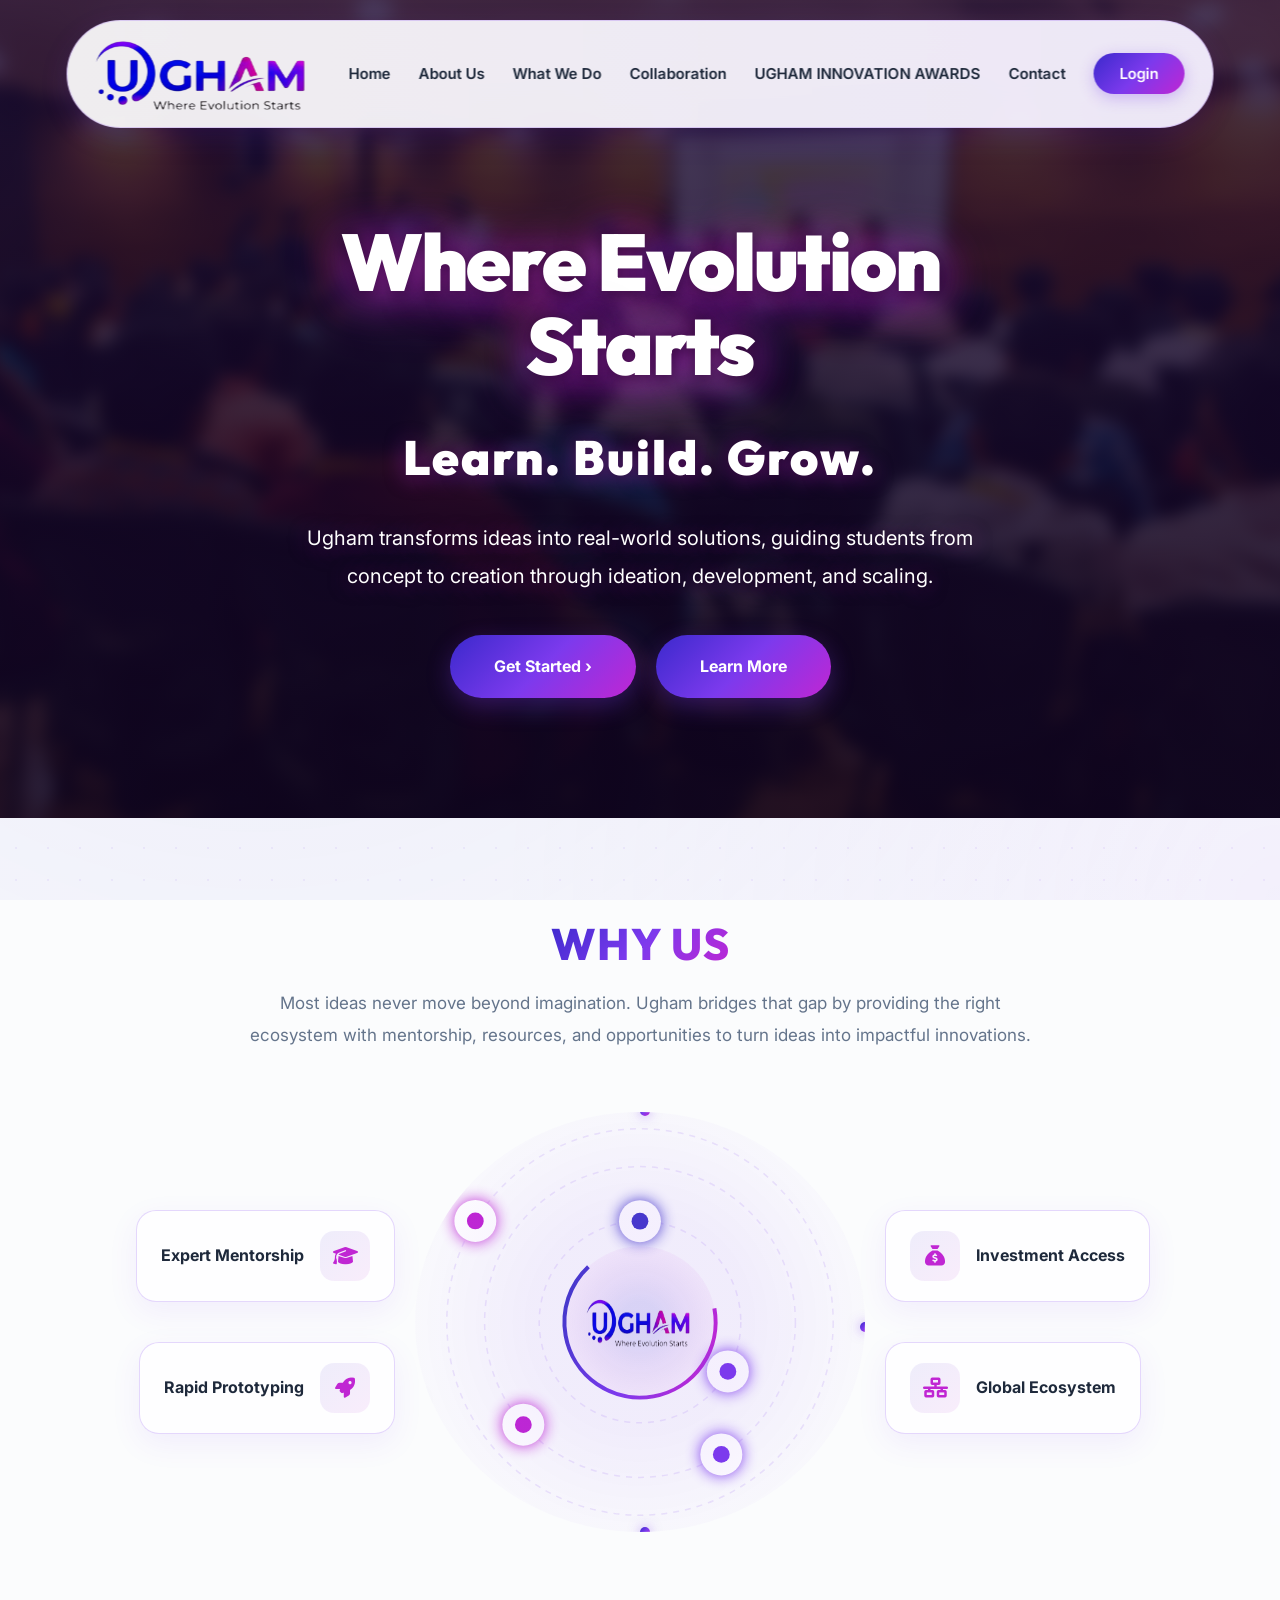
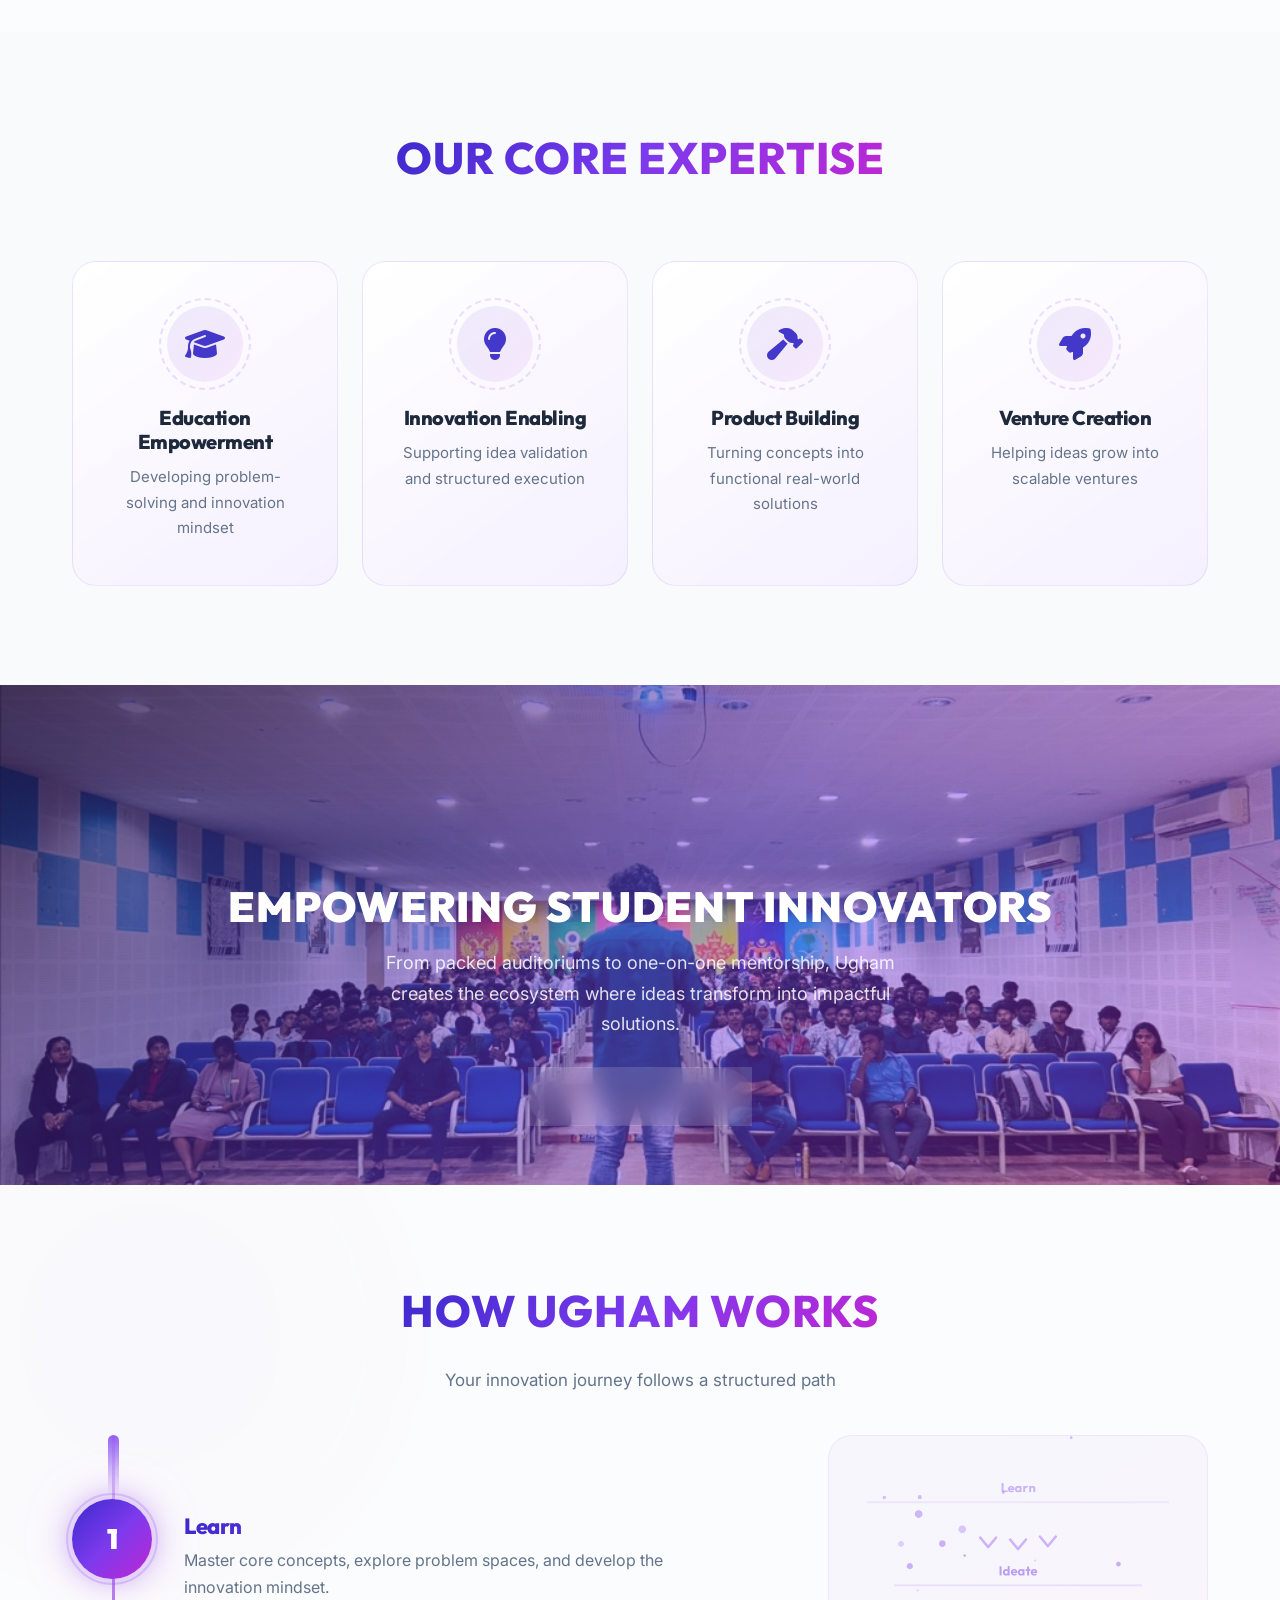
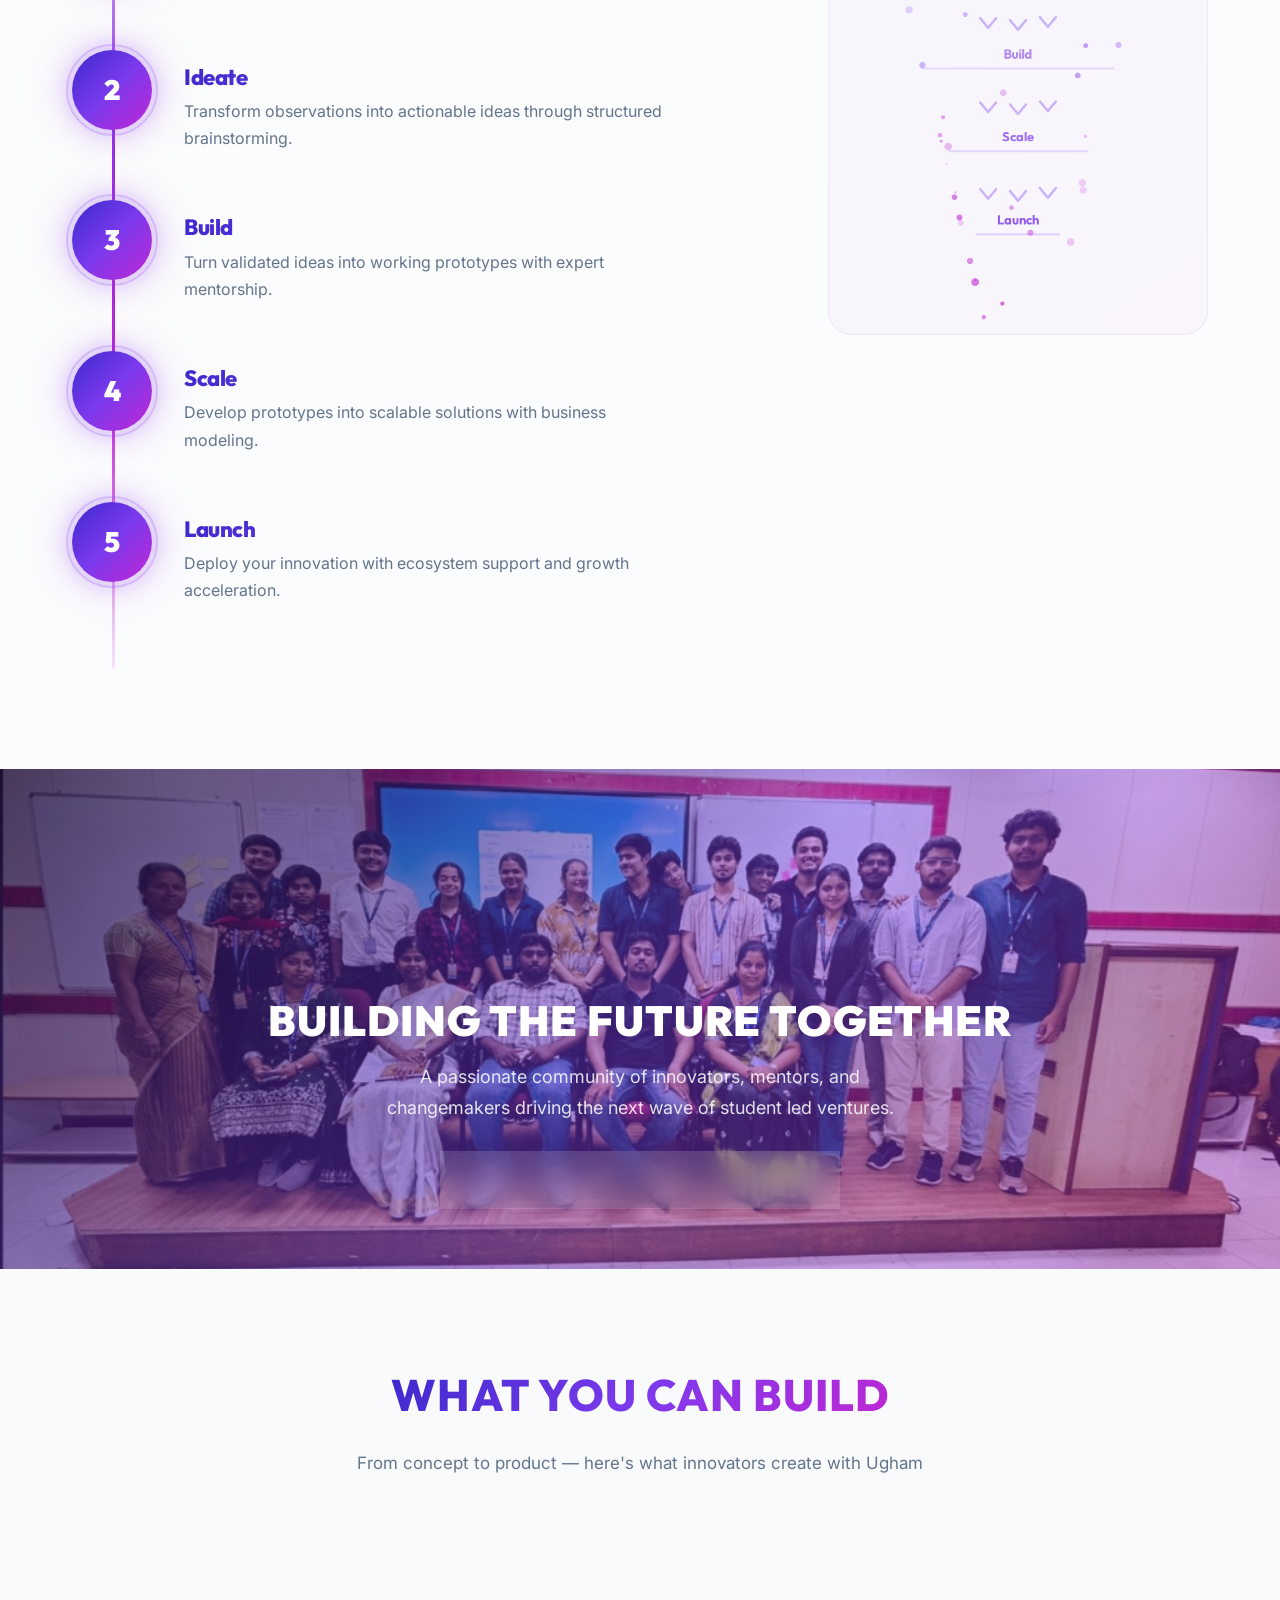
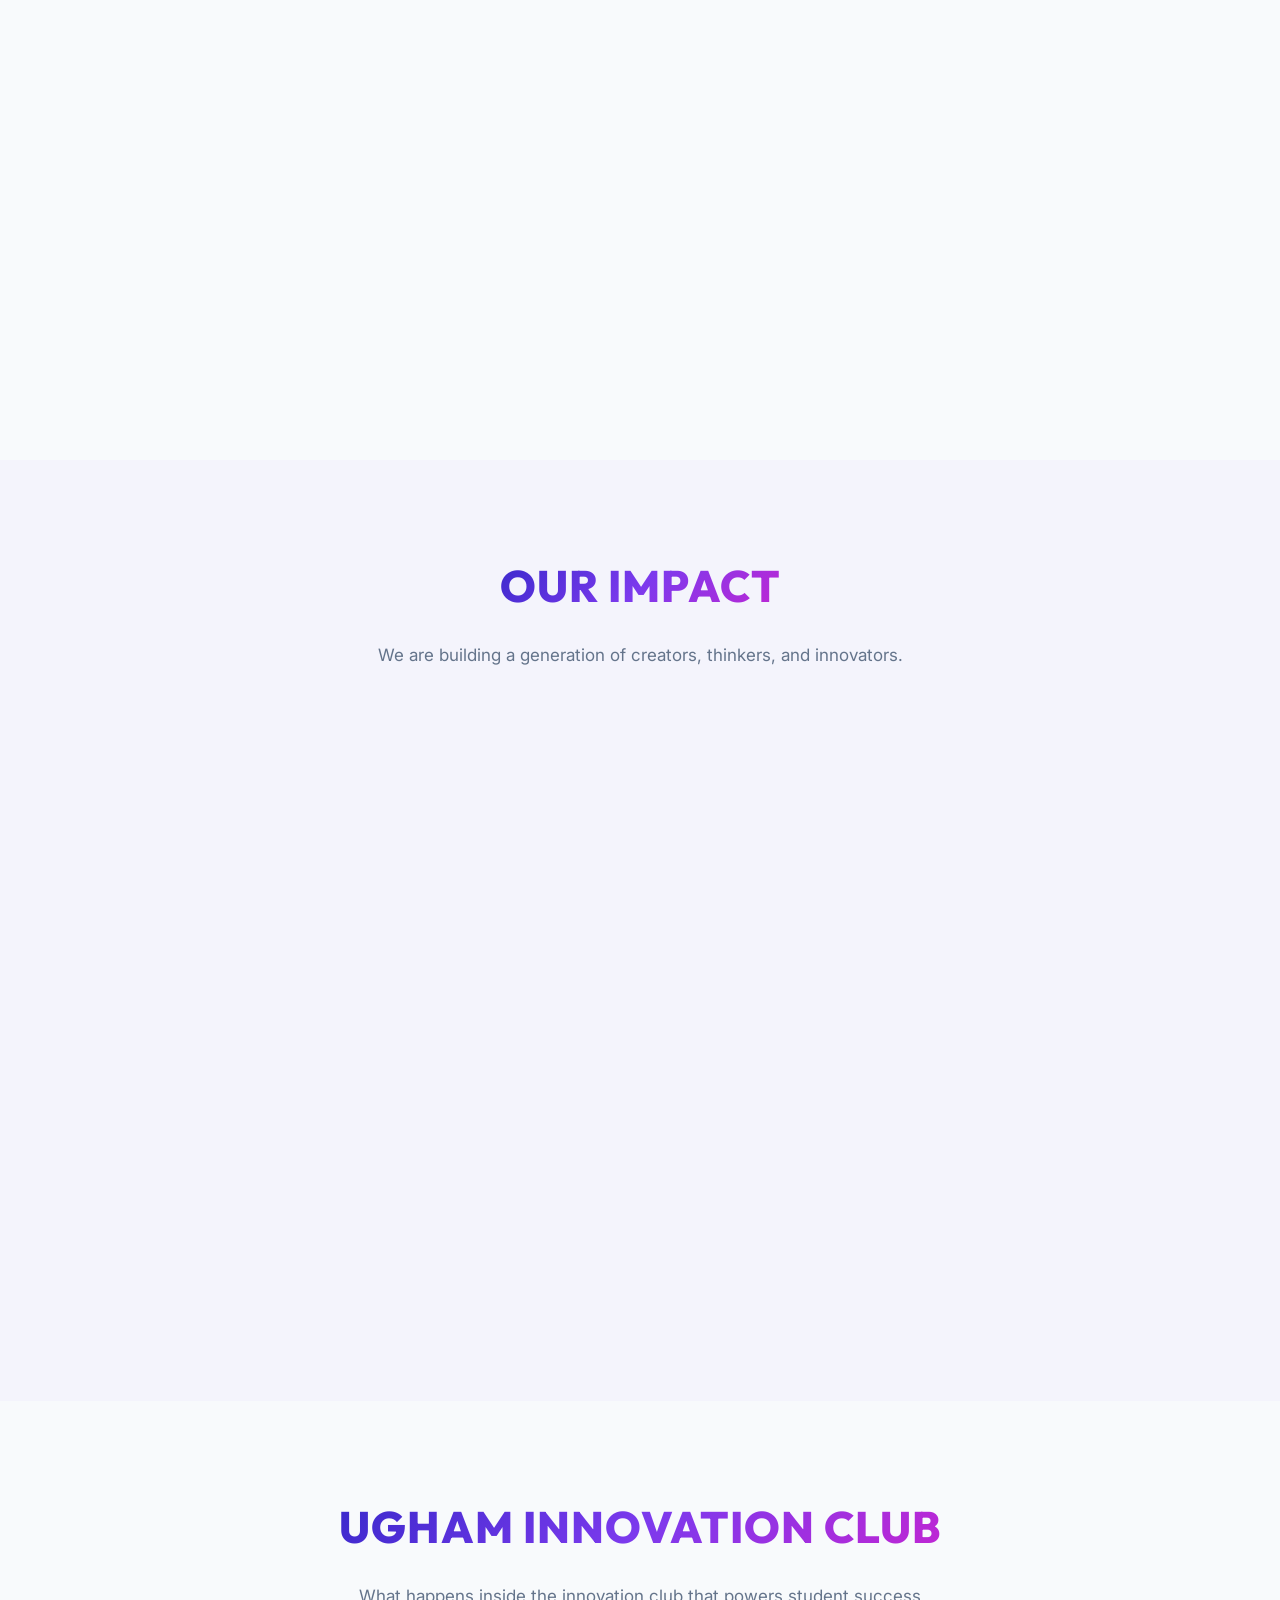
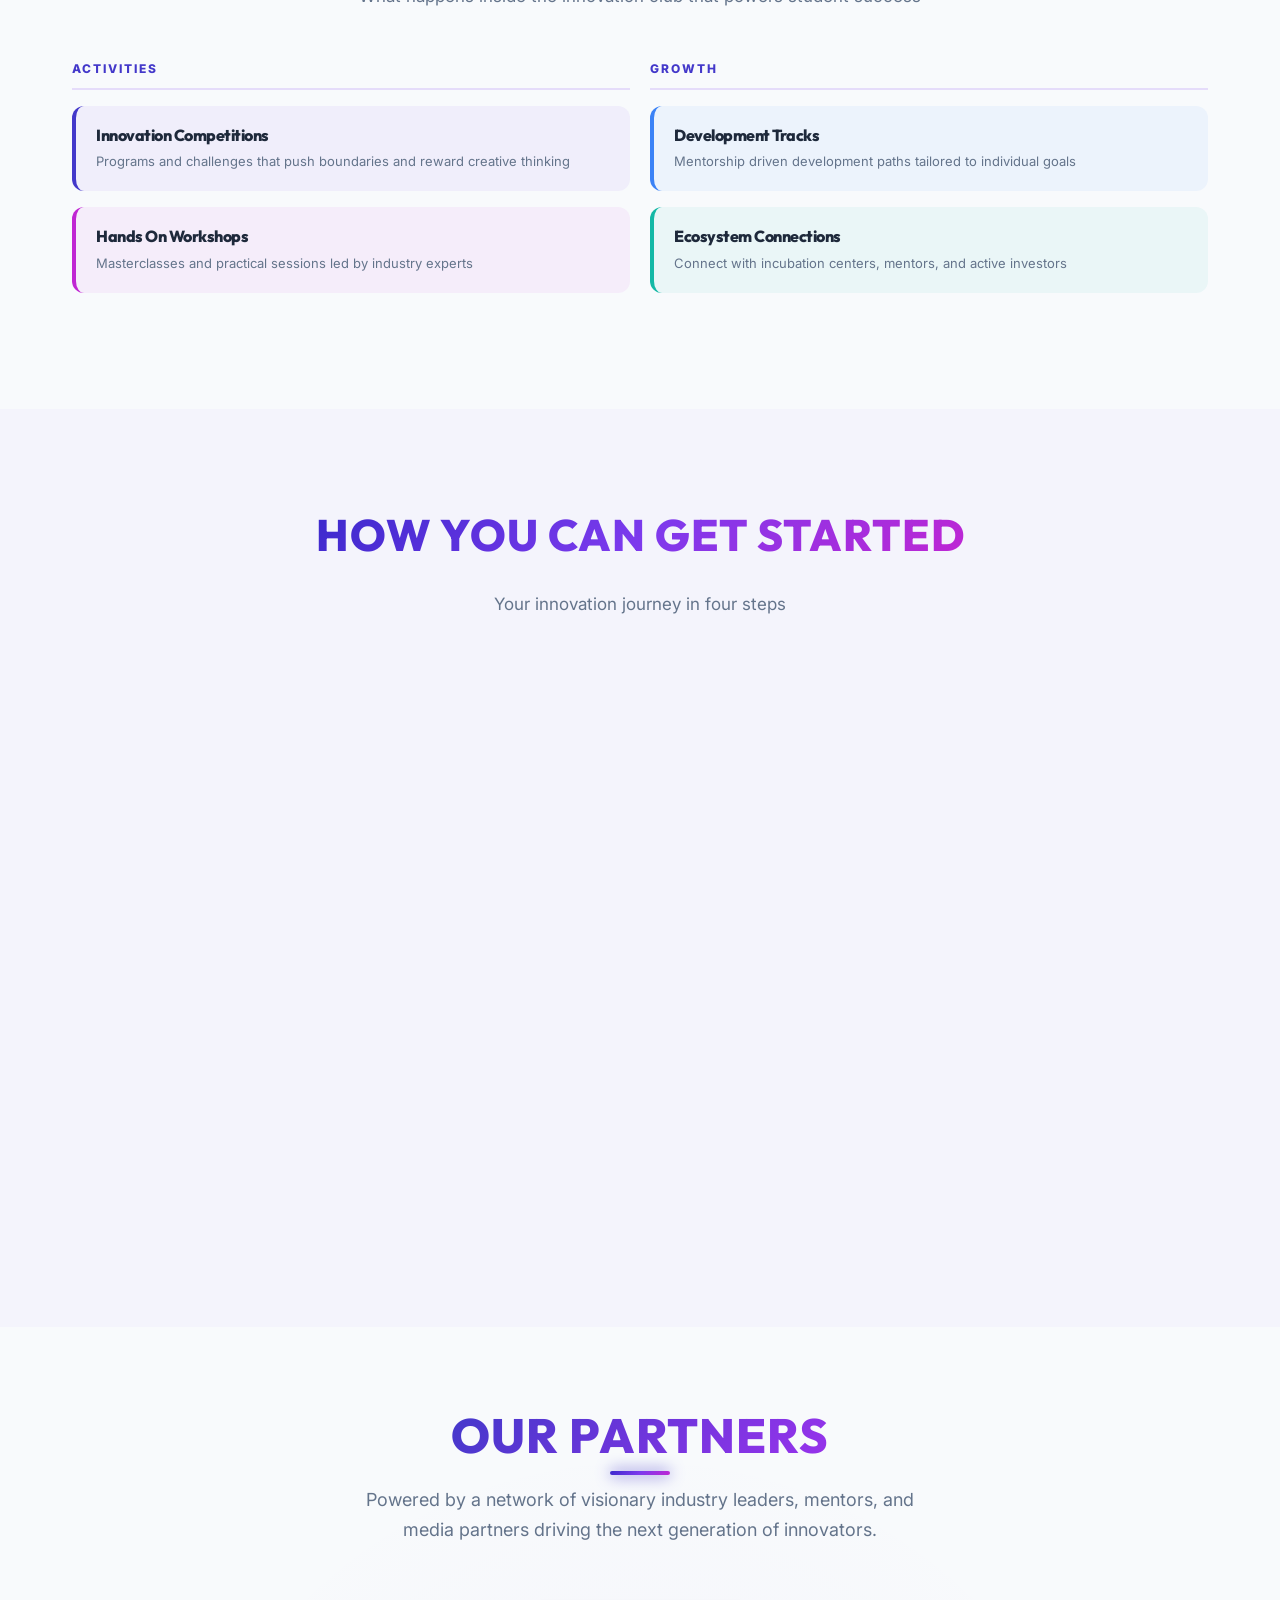
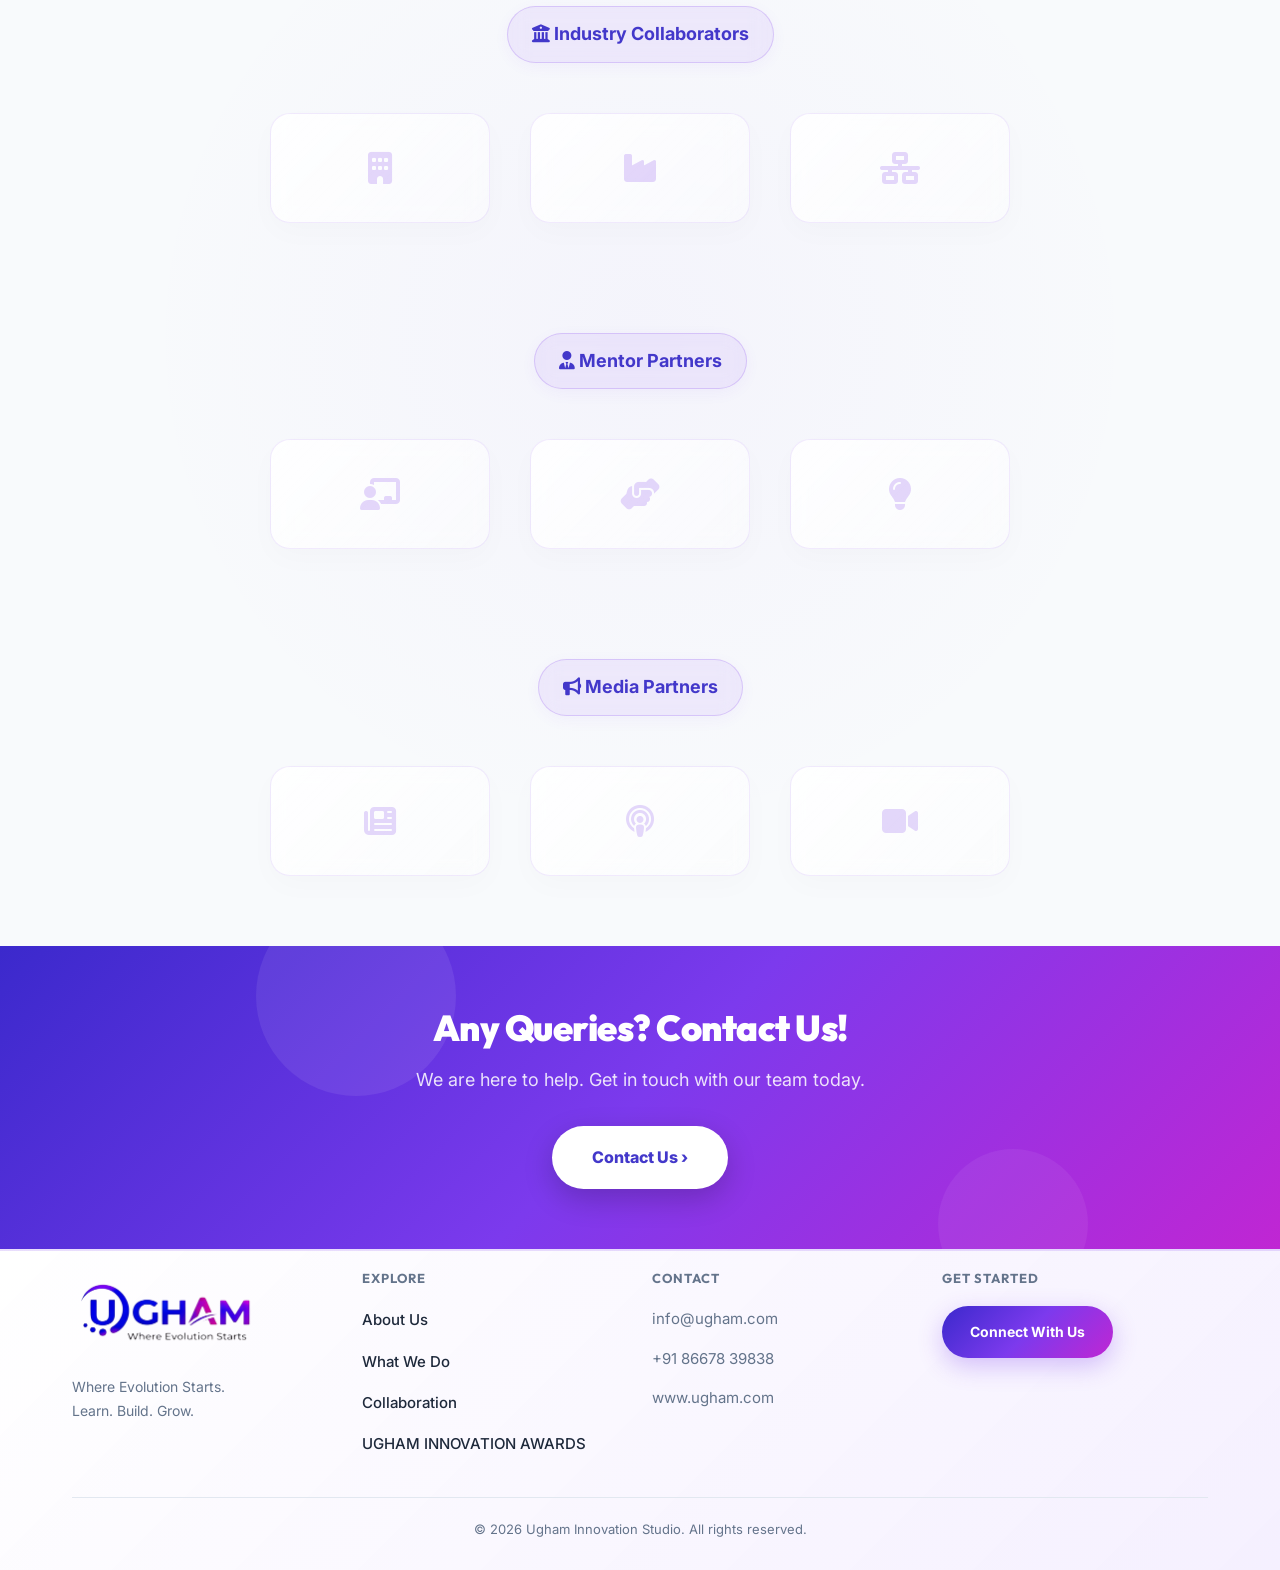
<file: index.html>
<!DOCTYPE html>
<html lang="en">
<head>
<meta charset="UTF-8">
<meta name="viewport" content="width=device-width, initial-scale=1.0">
<title>Home &mdash; Ugham</title>
<meta name="description" content="Ugham is an innovation studio that transforms ideas into real-world solutions.">
<link rel="stylesheet" href="assets/css/style.css?v=344">
</head>
<body><div id="page-transition" class="page-transition-overlay"></div>
<div class="bg-icons-container">
  <div class="bg-icon" style="top:10%;left:15%;animation-duration:15s;animation-delay:0s;"><i class="fa-solid fa-rocket"></i></div>
  <div class="bg-icon" style="top:25%;right:20%;animation-duration:20s;animation-delay:2s;"><i class="fa-solid fa-lightbulb"></i></div>
  <div class="bg-icon" style="top:60%;left:10%;animation-duration:18s;animation-delay:4s;"><i class="fa-solid fa-brain"></i></div>
  <div class="bg-icon" style="top:80%;right:15%;animation-duration:22s;animation-delay:1s;"><i class="fa-solid fa-code"></i></div>
  <div class="bg-icon" style="top:40%;left:30%;animation-duration:19s;animation-delay:3s;"><i class="fa-solid fa-chart-line"></i></div>
  <div class="bg-icon" style="top:50%;right:35%;animation-duration:17s;animation-delay:5s;"><i class="fa-solid fa-microchip"></i></div>
  <div class="bg-icon" style="top:85%;left:40%;animation-duration:21s;animation-delay:0.5s;"><i class="fa-solid fa-earth-americas"></i></div>
  <div class="bg-icon" style="top:15%;right:40%;animation-duration:16s;animation-delay:2.5s;"><i class="fa-solid fa-seedling"></i></div>
</div>
<nav id="navbar">
  <div class="nav-inner">
    <a href="index.html" style="display:flex;align-items:center;text-decoration:none;">
      <img src="assets/img/logo.png" alt="Ugham" style="height:90px;object-fit:contain;transform:scale(1.1);">
    </a>
    <ul class="nav-links" id="navLinks">
      <li><a href="index.html">Home</a></li>
      <li><a href="about.html">About Us</a></li>
      <li><a href="what-we-do.html">What We Do</a></li>
      <li><a href="collaboration.html">Collaboration</a></li>
      <li><a href="awards.html">UGHAM INNOVATION AWARDS</a></li>
      <li><a href="contact.html">Contact</a></li>
      <li><a href="#" class="nav-login">Login</a></li>
    </ul>
    <button class="menu-toggle" id="menuToggle">&#9776;</button>
  </div>
</nav>

<!-- HERO -->
<section class="page-hero" style="padding:220px 0 120px;position:relative;overflow:hidden;">
  <div class="container text-center" style="position:relative;z-index:1;">
<h1 class="huge-text hero-evolution anim-el scale-up del-1" style="margin-bottom:24px;">Where Evolution<br>Starts</h1>
    <p class="anim-el slide-up-fade del-2" style="font-size:clamp(28px, 4vw, 48px);font-weight:900;font-family:'Outfit',sans-serif;margin:0 auto 16px;text-align:center;color:#ffffff;-webkit-text-fill-color:#ffffff;text-shadow:0 2px 25px rgba(192,38,211,0.6), 0 0 10px rgba(0,0,0,0.5);letter-spacing:2px;">Learn. Build. Grow.</p>
    <p class="anim-el slide-up-fade del-3" style="font-size:20px;color:var(--muted);max-width:680px;margin:0 auto 40px;">Ugham transforms ideas into real-world solutions, guiding students from concept to creation through ideation, development, and scaling.</p>
    <div class="anim-el fade-up del-4" style="display:flex;gap:20px;justify-content:center;flex-wrap:wrap;">
      <a href="contact.html" class="btn-primary">Get Started &#8250;</a>
      <a href="about.html" class="btn-primary">Learn More</a>
    </div>
  </div>
</section>

<!-- WHY US (Enhanced Orbit — overflow fixed, 6 pips) -->
<section style="padding:100px 0;background:rgba(255,255,255,0.4);position:relative;overflow:hidden;">
  <div class="container text-center">
    <h2 class="section-title anim-el fade-up">WHY US</h2>
    <p class="anim-el fade-up del-1" style="font-size:17px;color:var(--muted);margin:0 auto 60px;line-height:1.9;max-width:800px;">Most ideas never move beyond imagination. Ugham bridges that gap by providing the right ecosystem with mentorship, resources, and opportunities to turn ideas into impactful innovations.</p>
    
    <div class="orbit-center-layout anim-el scale-in del-2">
      <div class="orbit-side side-left">
        <div class="side-item anim-el slide-right del-3"><i class="fa-solid fa-graduation-cap"></i><p>Expert Mentorship</p></div>
        <div class="side-item anim-el slide-right del-4"><i class="fa-solid fa-rocket"></i><p>Rapid Prototyping</p></div>
      </div>
      <div class="orbit-center-wrapper orbit-enhanced">
        <div class="orbit-ring orbit-ring-1"></div>
        <div class="orbit-ring orbit-ring-2"></div>
        <div class="orbit-ring orbit-ring-3"></div>
        <div class="orbit-pip pip-1"></div>
        <div class="orbit-pip pip-2"></div>
        <div class="orbit-pip pip-3"></div>
        <div class="orbit-pip pip-4"></div>
        <div class="orbit-pip pip-5"></div>
        <div class="orbit-pip pip-6"></div>
        <canvas id="orbitCanvas" width="420" height="420" style="max-width:100%;"></canvas>
      </div>
      <div class="orbit-side side-right">
        <div class="side-item anim-el slide-left del-3"><i class="fa-solid fa-sack-dollar"></i><p>Investment Access</p></div>
        <div class="side-item anim-el slide-left del-4"><i class="fa-solid fa-network-wired"></i><p>Global Ecosystem</p></div>
      </div>
    </div>
  </div>
</section>

<!-- CORE EXPERTISE -->
<section style="padding:100px 0;">
  <div class="container">
    <div class="text-center anim-el fade-up" style="margin-bottom:60px;">
      <h2 class="section-title">OUR CORE EXPERTISE</h2>
    </div>
    <div class="grid-4">
      <div class="expertise-v2 anim-el flip-in-y del-1"><div class="ev2-icon"><i class="fa-solid fa-graduation-cap"></i></div><h4>Education Empowerment</h4><p>Developing problem-solving and innovation mindset</p></div>
      <div class="expertise-v2 anim-el flip-in-y del-2"><div class="ev2-icon"><i class="fa-solid fa-lightbulb"></i></div><h4>Innovation Enabling</h4><p>Supporting idea validation and structured execution</p></div>
      <div class="expertise-v2 anim-el flip-in-y del-3"><div class="ev2-icon"><i class="fa-solid fa-hammer"></i></div><h4>Product Building</h4><p>Turning concepts into functional real-world solutions</p></div>
      <div class="expertise-v2 anim-el flip-in-y del-4"><div class="ev2-icon"><i class="fa-solid fa-rocket"></i></div><h4>Venture Creation</h4><p>Helping ideas grow into scalable ventures</p></div>
    </div>
  </div>
</section>

<!-- KEYNOTE BANNER -->
<div class="anim-el fade-up" style="position:relative;z-index:1;">
  <div class="photo-hero-banner">
    <img src="assets/img/keynote-1.jpg" alt="Ugham Keynote Session">
    <div class="banner-overlay"></div>
    <div class="banner-content">
      <h3>Empowering Student Innovators</h3>
      <p>From packed auditoriums to one-on-one mentorship, Ugham creates the ecosystem where ideas transform into impactful solutions.</p>
      <a href="about.html" class="btn-banner">Discover Our Story &#8250;</a>
    </div>
  </div>
</div>

<!-- HOW UGHAM WORKS (GlowBeam + Side Canvas) -->
<section style="padding:100px 0;background:rgba(255,255,255,0.4);position:relative;overflow:hidden;">
  <div class="holo-bg" style="opacity:0.3;"></div>
  <div class="container" style="position:relative;z-index:1;">
    <div class="text-center anim-el slide-down" style="margin-bottom:40px;">
      <h2 class="section-title">HOW UGHAM WORKS</h2>
      <p style="color:var(--muted);margin-top:12px;font-size:17px;">Your innovation journey follows a structured path</p>
    </div>
    <div class="works-split">
      <div class="glow-beam-wrap anim-el blur-in del-1">
        <div class="glow-beam-line"></div>
        <div class="glow-beam-node"><div class="glow-beam-dot">1</div><div class="glow-beam-info"><h4>Learn</h4><p>Master core concepts, explore problem spaces, and develop the innovation mindset.</p></div></div>
        <div class="glow-beam-node"><div class="glow-beam-dot">2</div><div class="glow-beam-info"><h4>Ideate</h4><p>Transform observations into actionable ideas through structured brainstorming.</p></div></div>
        <div class="glow-beam-node"><div class="glow-beam-dot">3</div><div class="glow-beam-info"><h4>Build</h4><p>Turn validated ideas into working prototypes with expert mentorship.</p></div></div>
        <div class="glow-beam-node"><div class="glow-beam-dot">4</div><div class="glow-beam-info"><h4>Scale</h4><p>Develop prototypes into scalable solutions with business modeling.</p></div></div>
        <div class="glow-beam-node"><div class="glow-beam-dot">5</div><div class="glow-beam-info"><h4>Launch</h4><p>Deploy your innovation with ecosystem support and growth acceleration.</p></div></div>
      </div>
      <canvas id="worksCanvas" class="anim-el blur-in del-2"></canvas>
    </div>
  </div>
</section>

<!-- TEAM BANNER -->
<div class="anim-el scale-up" style="position:relative;z-index:1;">
    <div class="section-side-anim left-anim"><img src="assets/img/logo.png" alt="" style="width:150px;"></div>
    <div class="section-side-anim right-anim"><img src="assets/img/logo.png" alt="" style="width:120px;animation-direction:reverse;animation-duration:25s;"></div>
  <div class="photo-hero-banner">
    <img src="assets/img/team-1.jpg" alt="Ugham Team">
    <div class="banner-overlay"></div>
    <div class="banner-content">
      <h3>Building the Future Together</h3>
      <p>A passionate community of innovators, mentors, and changemakers driving the next wave of student led ventures.</p>
      <a href="collaboration.html" class="btn-banner">Create community with us in your college &#8250;</a>
    </div>
  </div>
</div>

<!-- WHAT YOU CAN BUILD (Bento Grid) -->
<section style="padding:100px 0;">
  <div class="container">
    <div class="text-center anim-el fade-up" style="margin-bottom:48px;">
      <h2 class="section-title">WHAT YOU CAN BUILD</h2>
      <p style="color:var(--muted);margin:12px auto 0;max-width:600px;font-size:17px;">From concept to product — here's what innovators create with Ugham</p>
    </div>
    <div class="bento-grid anim-el blur-in del-1">
      <div class="bento-card span-2">
        <div class="bn-icon"><i class="fa-solid fa-box-open"></i></div>
        <h4>Innovative Products</h4>
        <p>Hardware and software solutions that solve pressing real-world problems with creativity and technical depth</p>
      </div>
      <div class="bento-card span-2">
        <div class="bn-icon"><i class="fa-solid fa-microchip"></i></div>
        <h4>Tech Driven Solutions</h4>
        <p>AI, IoT, blockchain and emerging tech applications designed to disrupt traditional industries</p>
      </div>
      <div class="bento-card">
        <div class="bn-icon"><i class="fa-solid fa-chart-line"></i></div>
        <h4>Scalable Innovations</h4>
        <p>Solutions built for growth</p>
      </div>
      <div class="bento-card span-2">
        <div class="bn-icon"><i class="fa-solid fa-earth-americas"></i></div>
        <h4>Real World Impact Projects</h4>
        <p>Community-focused initiatives addressing healthcare, education, sustainability, and social equity</p>
      </div>
      <div class="bento-card">
        <div class="bn-icon"><i class="fa-solid fa-flask-vial"></i></div>
        <h4>Research Projects</h4>
        <p>Deep-dive explorations</p>
      </div>
    </div>
  </div>
</section>

<!-- OUR IMPACT (Animated Grid) -->
<section style="padding:100px 0;background:rgba(124,58,237,0.03);">
  <div class="container">
    <div class="text-center anim-el fade-up" style="margin-bottom:12px;">
      <h2 class="section-title">OUR IMPACT</h2>
      <p style="color:var(--muted);margin:12px auto 48px;max-width:600px;font-size:17px;">We are building a generation of creators, thinkers, and innovators.</p>
    </div>
    <div class="flow-steps anim-el blur-in del-1" style="max-width:600px;">
      <div class="flow-step"><div class="flow-dot"><i class="fa-solid fa-brain" style="font-size:18px"></i></div><div class="flow-body"><h4>Beyond Theory</h4><p>Empowering students to think beyond textbooks and apply knowledge to real challenges</p></div></div>
      <div class="flow-step" style="flex-direction:row-reverse"><div class="flow-dot"><i class="fa-solid fa-puzzle-piece" style="font-size:18px"></i></div><div class="flow-body" style="text-align:right"><h4>Problem Solving</h4><p>Enabling real-world problem solving through structured innovation frameworks</p></div></div>
      <div class="flow-step"><div class="flow-dot"><i class="fa-solid fa-map-location-dot" style="font-size:18px"></i></div><div class="flow-body"><h4>Idea to Execution</h4><p>Supporting the journey from idea to execution of left over projects in events</p></div></div>
      <div class="flow-step" style="flex-direction:row-reverse"><div class="flow-dot"><i class="fa-solid fa-seedling" style="font-size:18px"></i></div><div class="flow-body" style="text-align:right"><h4>Growth Catalyst</h4><p>Creating opportunities for sustained growth and innovation in every student</p></div></div>
    </div>
  </div>
</section>

<!-- UGHAM INNOVATION CLUB (Kanban Board) -->
<section style="padding:100px 0;">
  <div class="container">
    <div class="text-center anim-el fade-up" style="margin-bottom:48px;">
      <h2 class="section-title">UGHAM INNOVATION CLUB</h2>
      <p style="color:var(--muted);margin:12px auto 0;font-size:17px;">What happens inside the innovation club that powers student success</p>
    </div>
    <div class="kanban-board anim-el blur-in del-1">
      <div class="kanban-col">
        <div class="kc-header">Activities</div>
        <div class="kanban-card purple">
          <h4>Innovation Competitions</h4>
          <p>Programs and challenges that push boundaries and reward creative thinking</p>
          
        </div>
        <div class="kanban-card magenta">
          <h4>Hands On Workshops</h4>
          <p>Masterclasses and practical sessions led by industry experts</p>
          
        </div>
      </div>
      <div class="kanban-col">
        <div class="kc-header">Growth</div>
        <div class="kanban-card blue">
          <h4>Development Tracks</h4>
          <p>Mentorship driven development paths tailored to individual goals</p>
          
        </div>
        <div class="kanban-card teal">
          <h4>Ecosystem Connections</h4>
          <p>Connect with incubation centers, mentors, and active investors</p>
          
        </div>
      </div>
    </div>
  </div>
</section>

<!-- HOW YOU CAN GET STARTED (Flowchart) -->
<section style="padding:100px 0;background:rgba(124,58,237,0.03);">
  <div class="container">
    <div class="text-center anim-el fade-up" style="margin-bottom:48px;">
      <h2 class="section-title">HOW YOU CAN GET STARTED</h2>
      <p style="color:var(--muted);margin:12px auto 0;max-width:600px;font-size:17px;">Your innovation journey in four steps</p>
    </div>
    <div class="flow-steps anim-el blur-in del-1">
      <div class="flow-step"><div class="flow-dot">1</div><div class="flow-body"><h4>Start the Club</h4><p>Launch Ugham Innovation Club in your college and rally fellow innovators to join the movement</p></div></div>
      <div class="flow-step"><div class="flow-dot">2</div><div class="flow-body"><h4>Share Your Idea</h4><p>Present your concept, pitch your vision, or express interest in club activities and programs</p></div></div>
      <div class="flow-step"><div class="flow-dot">3</div><div class="flow-body"><h4>Collaborate &amp; Learn</h4><p>Work with mentors, peers, and industry experts to refine and validate your innovation</p></div></div>
      <div class="flow-step"><div class="flow-dot">4</div><div class="flow-body"><h4>Build Your Innovation</h4><p>Start building, iterating, and scaling your innovation into a real-world solution</p></div></div>
    </div>
  </div>
</section>

<!-- PARTNER ECOSYSTEM SECTION -->
<div class="ecosystem-section" style="padding: 80px 0 0;">
  <div class="container">
    <div class="ecosystem-header">
      <h2 class="section-title partner-title-glow" style="font-size: clamp(32px, 5vw, 48px); margin-bottom: 20px;">OUR PARTNERS</h2>
      <p style="color:var(--muted);font-size:18px;max-width:600px;margin:0 auto 50px;">Powered by a network of visionary industry leaders, mentors, and media partners driving the next generation of innovators.</p>
    </div>
  </div>
  
  <div class="ecosystem-track-container" style="mask-image:none;-webkit-mask-image:none;">
    <!-- Track 1: Industry -->
    <div class="ecosystem-track-wrapper">
      <div class="ecosystem-track-title"><i class="fa-solid fa-building-columns"></i> Industry Collaborators</div>
      <div class="ecosystem-track-3 pan-left">
        <div class="partner-ghost"><i class="fa-solid fa-building"></i></div>
        <div class="partner-ghost"><i class="fa-solid fa-industry"></i></div>
        <div class="partner-ghost"><i class="fa-solid fa-network-wired"></i></div>
      </div>
    </div>

    <!-- Track 2: Mentors -->
    <div class="ecosystem-track-wrapper">
      <div class="ecosystem-track-title" style="right: auto; left: 20px;"><i class="fa-solid fa-user-tie"></i> Mentor Partners</div>
      <div class="ecosystem-track-3 pan-right">
        <div class="partner-ghost"><i class="fa-solid fa-chalkboard-user"></i></div>
        <div class="partner-ghost"><i class="fa-solid fa-handshake-angle"></i></div>
        <div class="partner-ghost"><i class="fa-solid fa-lightbulb"></i></div>
      </div>
    </div>

    <!-- Track 3: Media -->
    <div class="ecosystem-track-wrapper">
      <div class="ecosystem-track-title"><i class="fa-solid fa-bullhorn"></i> Media Partners</div>
      <div class="ecosystem-track-3 pan-left" style="animation-duration: 15s;">
        <div class="partner-ghost"><i class="fa-solid fa-newspaper"></i></div>
        <div class="partner-ghost"><i class="fa-solid fa-podcast"></i></div>
        <div class="partner-ghost"><i class="fa-solid fa-video"></i></div>
      </div>
    </div>
  </div>
</div>


<!-- CONTACT CTA STRIP -->
<div class="cta-contact-strip" style="background:var(--grad);padding:60px 0;text-align:center;position:relative;overflow:hidden;">
  <div class="cta-glow-orb" style="position:absolute;top:-50px;left:20%;width:200px;height:200px;background:rgba(255,255,255,0.08);border-radius:50%;"></div>
  <div class="cta-glow-orb" style="position:absolute;bottom:-50px;right:15%;width:150px;height:150px;background:rgba(255,255,255,0.06);border-radius:50%;"></div>
  <div class="container" style="position:relative;z-index:1;">
    <h3 style="color:white;font-size:clamp(24px,4vw,36px);font-weight:900;margin-bottom:16px;font-family:'Outfit',sans-serif;">Any Queries? Contact Us!</h3>
    <p style="color:rgba(255,255,255,0.85);font-size:18px;margin-bottom:30px;">We are here to help. Get in touch with our team today.</p>
    <a href="contact.html" class="btn-primary" style="background:white;color:var(--primary);font-weight:800;padding:18px 40px;font-size:16px;box-shadow:0 10px 30px rgba(0,0,0,0.2);">Contact Us &#8250;</a>
  </div>
</div>

<footer style="background:var(--bg);padding:20px 0 30px;border-top:1px solid var(--border);position:relative;">
  <div class="container" style="position:relative;z-index:1;">
    <div class="grid-4" style="margin-bottom:40px;">
      <div><a href="index.html" style="display:inline-block;text-decoration:none;"><img src="assets/img/logo.png" alt="Ugham" style="height:80px;margin-bottom:16px;object-fit:contain;"></a><p style="color:var(--muted);font-size:14px;">Where Evolution Starts.<br>Learn. Build. Grow.</p></div>
      <div><h4 style="text-transform:uppercase;letter-spacing:1px;font-size:13px;color:var(--muted);margin-bottom:20px;">Explore</h4><ul style="list-style:none;display:flex;flex-direction:column;gap:14px;"><li><a href="about.html" style="color:var(--text);text-decoration:none;font-size:15px;font-weight:500;">About Us</a></li><li><a href="what-we-do.html" style="color:var(--text);text-decoration:none;font-size:15px;font-weight:500;">What We Do</a></li><li><a href="collaboration.html" style="color:var(--text);text-decoration:none;font-size:15px;font-weight:500;">Collaboration</a></li><li><a href="awards.html" style="color:var(--text);text-decoration:none;font-size:15px;font-weight:500;">UGHAM INNOVATION AWARDS</a></li></ul></div>
      <div><h4 style="text-transform:uppercase;letter-spacing:1px;font-size:13px;color:var(--muted);margin-bottom:20px;">Contact</h4><ul style="list-style:none;display:flex;flex-direction:column;gap:14px;color:var(--muted);font-size:15px;"><li>info@ugham.com</li><li>+91 86678 39838</li><li>www.ugham.com</li></ul></div>
      <div><h4 style="text-transform:uppercase;letter-spacing:1px;font-size:13px;color:var(--muted);margin-bottom:20px;">Get Started</h4><a href="contact.html" class="btn-primary" style="padding:14px 28px;font-size:14px;">Connect With Us</a></div>
    </div>
    <div style="border-top:1px solid var(--border);padding-top:20px;text-align:center;color:var(--muted);font-size:13px;"><p>&copy; 2026 Ugham Innovation Studio. All rights reserved.</p></div>
  </div>
</footer>
<script src="assets/js/main.js?v=344"></script>
<script>
// Bento Card 3D Tilt
document.querySelectorAll('.bento-card').forEach(card => {
  card.addEventListener('mousemove', e => {
    const r = card.getBoundingClientRect();
    const x = (e.clientX - r.left) / r.width - 0.5;
    const y = (e.clientY - r.top) / r.height - 0.5;
    card.style.transform = `perspective(800px) rotateY(${x * 12}deg) rotateX(${-y * 12}deg) scale(1.02)`;
    card.style.boxShadow = `${-x * 20}px ${y * 20}px 40px rgba(124,58,237,0.1)`;
  });
  card.addEventListener('mouseleave', () => {
    card.style.transform = '';
    card.style.boxShadow = '';
  });
});

// Works Canvas — Particle funnel with animated arrows
const wCanvas = document.getElementById('worksCanvas');
if (wCanvas && window.innerWidth > 900) {
  const ctx = wCanvas.getContext('2d');
  wCanvas.width = wCanvas.offsetWidth * 2;
  wCanvas.height = wCanvas.offsetHeight * 2;
  ctx.scale(2, 2);
  const w = wCanvas.offsetWidth, h = wCanvas.offsetHeight;
  const particles = [];
  for (let i = 0; i < 40; i++) {
    particles.push({ x: Math.random() * w, y: Math.random() * h, vy: Math.random() * 1.5 + 0.5, size: Math.random() * 3 + 1, alpha: Math.random() * 0.5 + 0.2, phase: Math.random() * Math.PI * 2 });
  }
  const stages = ['Learn', 'Ideate', 'Build', 'Scale', 'Launch'];

  function drawArrow(ctx, x, y, size, bounce) {
    ctx.save();
    ctx.translate(x, y + bounce);
    ctx.beginPath();
    ctx.moveTo(-size, -size * 0.6);
    ctx.lineTo(0, size * 0.6);
    ctx.lineTo(size, -size * 0.6);
    ctx.strokeStyle = 'rgba(124,58,237,0.35)';
    ctx.lineWidth = 2.5;
    ctx.lineCap = 'round';
    ctx.lineJoin = 'round';
    ctx.stroke();
    ctx.restore();
  }

  function drawWorks() {
    ctx.clearRect(0, 0, w, h);
    const t = Date.now() * 0.001;
    stages.forEach((s, i) => {
      const y = (h / 6) * (i + 0.8);
      const xc = w / 2;
      const spread = (w * 0.4) * (1 - i * 0.18);
      ctx.beginPath();
      ctx.moveTo(xc - spread, y);
      ctx.lineTo(xc + spread, y);
      ctx.strokeStyle = `rgba(124,58,237,${0.08 + i * 0.03})`;
      ctx.lineWidth = 2;
      ctx.stroke();
      ctx.fillStyle = `rgba(124,58,237,${0.35 + i * 0.12})`;
      ctx.font = '700 13px Outfit';
      ctx.textAlign = 'center';
      ctx.fillText(s, xc, y - 10);
      // Animated arrows between stages
      if (i < stages.length - 1) {
        const nextY = (h / 6) * (i + 1.8);
        const midY = (y + nextY) / 2;
        const bounce = Math.sin(t * 2 + i) * 4;
        drawArrow(ctx, xc - 30, midY, 8, bounce);
        drawArrow(ctx, xc, midY, 8, bounce + 2);
        drawArrow(ctx, xc + 30, midY, 8, bounce - 1);
      }
    });
    // Particles
    particles.forEach(p => {
      p.y += p.vy;
      p.x += Math.sin(t * 2 + p.phase) * 0.5;
      const progress = p.y / h;
      const xCenter = w / 2;
      const maxSpread = w * 0.4 * (1 - progress * 0.8);
      if (p.x < xCenter - maxSpread) p.x = xCenter - maxSpread;
      if (p.x > xCenter + maxSpread) p.x = xCenter + maxSpread;
      if (p.y > h) { p.y = 0; p.x = w / 2 + (Math.random() - 0.5) * w * 0.7; }
      ctx.beginPath();
      ctx.arc(p.x, p.y, p.size, 0, Math.PI * 2);
      const hue = progress > 0.5 ? [192, 38, 211] : [124, 58, 237];
      ctx.fillStyle = `rgba(${hue[0]},${hue[1]},${hue[2]},${p.alpha * (0.5 + progress * 0.5)})`;
      ctx.fill();
    });
    requestAnimationFrame(drawWorks);
  }
  drawWorks();
}
</script>
</body></html>
</file>
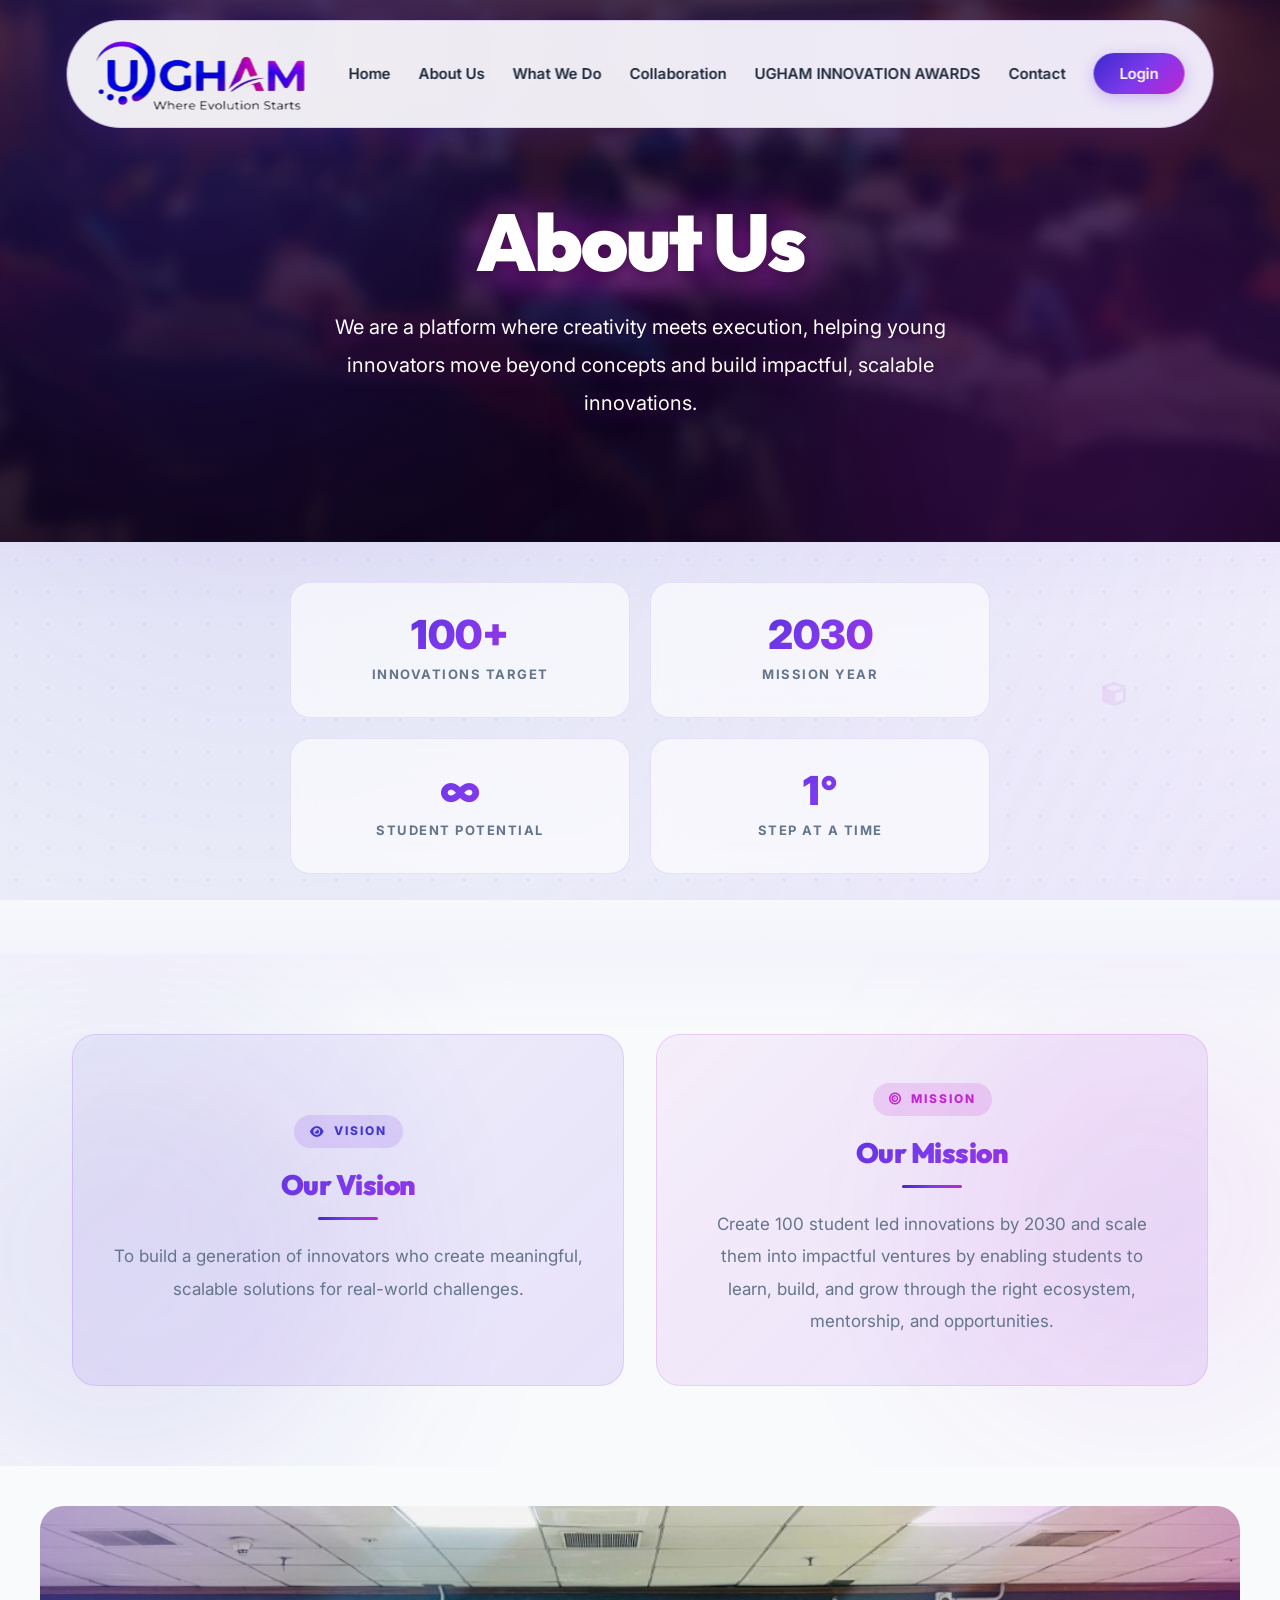
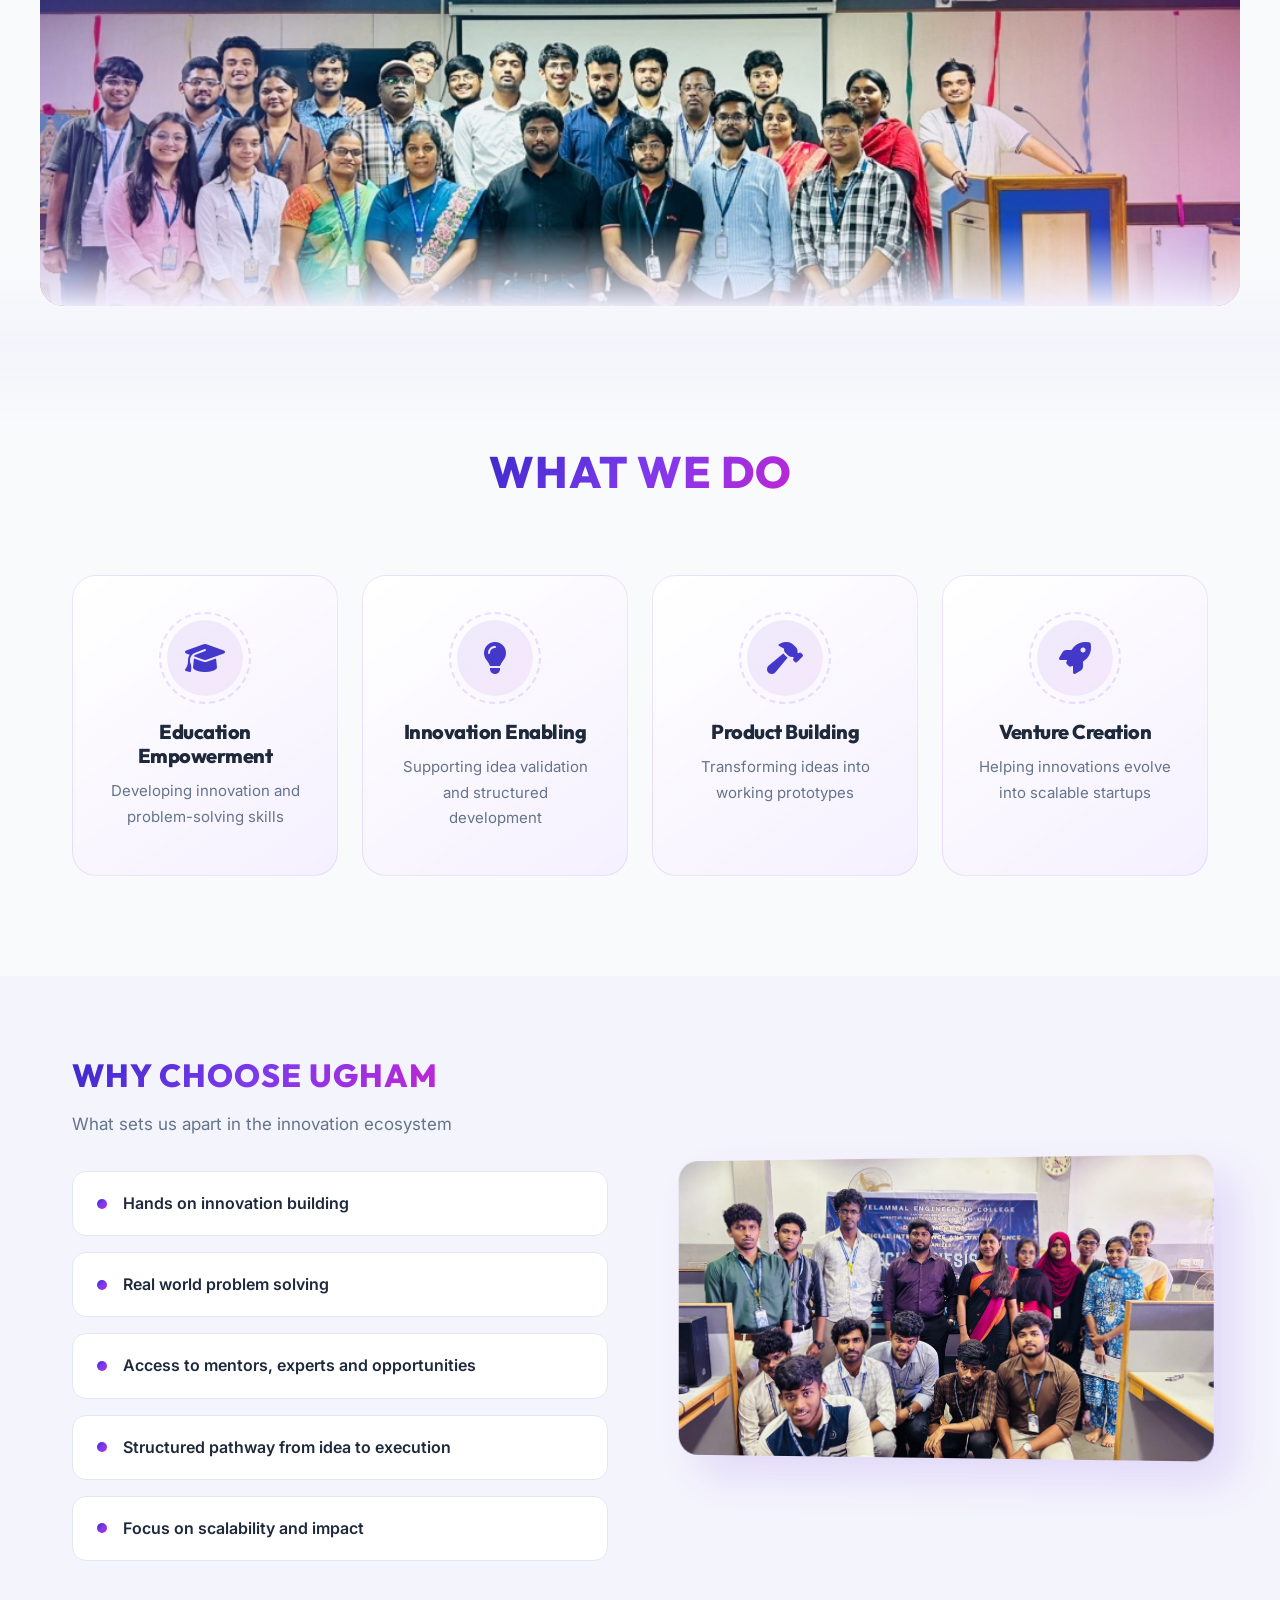
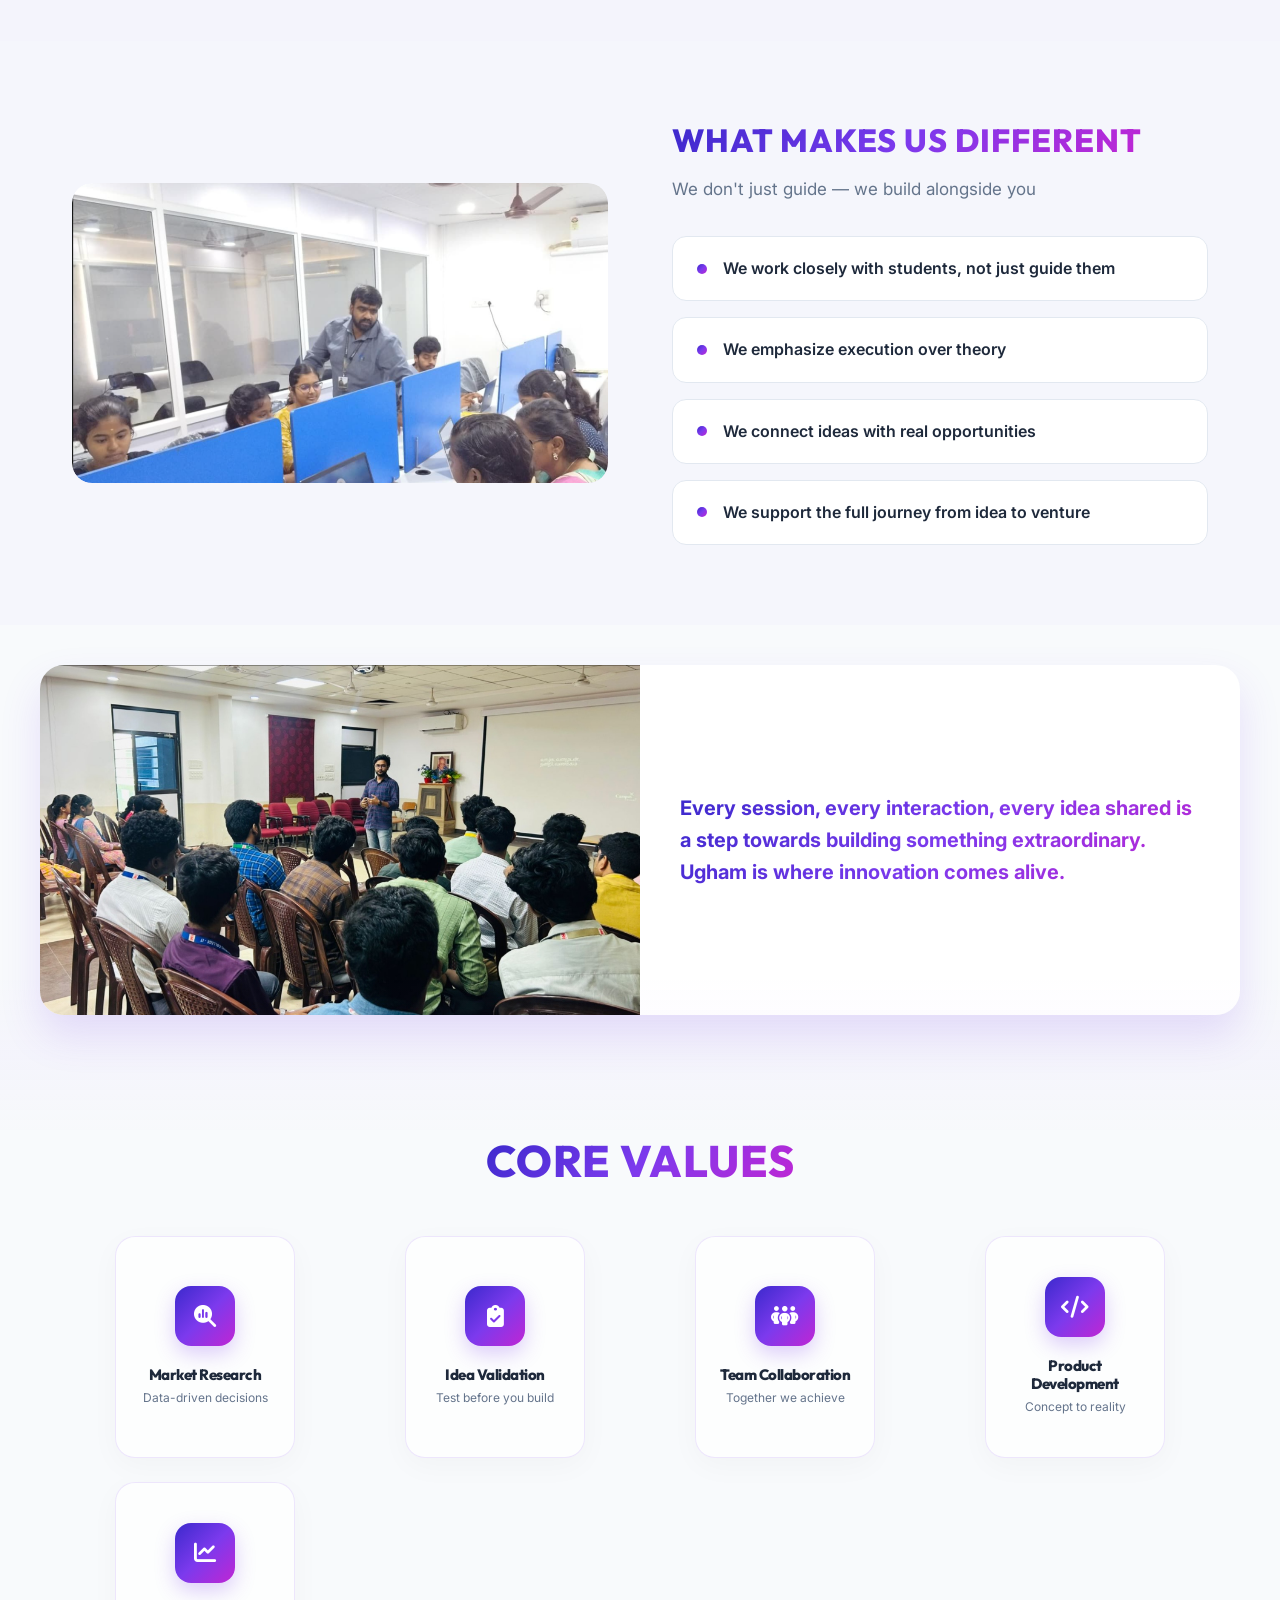
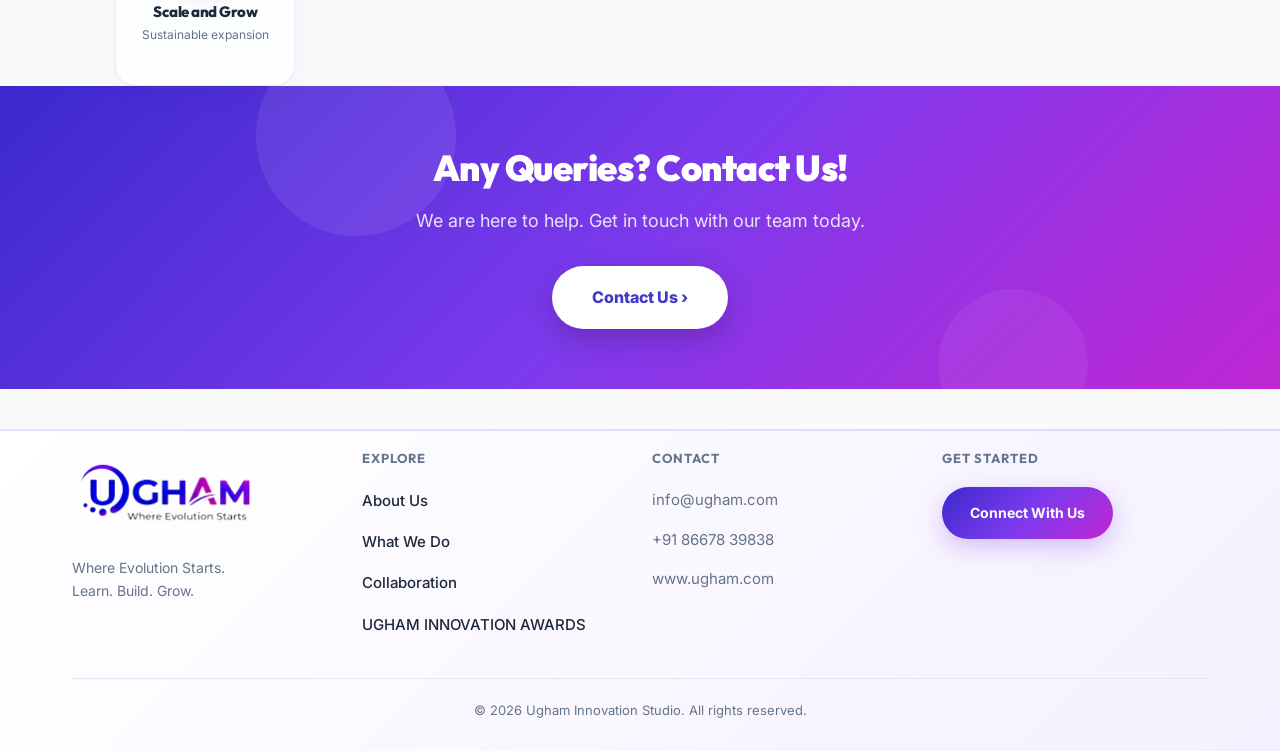
<file: about.html>
<!DOCTYPE html><html lang="en"><head>
<meta charset="UTF-8"><meta name="viewport" content="width=device-width, initial-scale=1.0">
<title>About Us &mdash; Ugham</title>
<meta name="description" content="Learn about Ugham, an innovation studio empowering students to build real-world solutions.">
<link rel="stylesheet" href="assets/css/style.css?v=344">
</head><body>
<div id="page-transition" class="page-transition-overlay"></div>
<div class="bg-icons-container">
  <div class="bg-icon" style="top:8%;left:12%;animation-duration:18s;"><i class="fa-solid fa-atom"></i></div>
  <div class="bg-icon" style="top:30%;right:18%;animation-duration:22s;animation-delay:2s;"><i class="fa-solid fa-diagram-project"></i></div>
  <div class="bg-icon" style="top:55%;left:8%;animation-duration:20s;animation-delay:4s;"><i class="fa-solid fa-flask"></i></div>
  <div class="bg-icon" style="top:75%;right:12%;animation-duration:16s;animation-delay:1s;"><i class="fa-solid fa-cube"></i></div>
  <div class="bg-icon" style="top:45%;left:35%;animation-duration:24s;animation-delay:3s;"><i class="fa-solid fa-wand-magic-sparkles"></i></div>
</div>
<nav id="navbar">
  <div class="nav-inner">
    <a href="index.html" style="display:flex;align-items:center;text-decoration:none;">
      <img src="assets/img/logo.png" alt="Ugham" style="height:90px;object-fit:contain;transform:scale(1.1);">
    </a>
    <ul class="nav-links" id="navLinks">
      <li><a href="index.html">Home</a></li>
      <li><a href="about.html">About Us</a></li>
      <li><a href="what-we-do.html">What We Do</a></li>
      <li><a href="collaboration.html">Collaboration</a></li>
      <li><a href="awards.html">UGHAM INNOVATION AWARDS</a></li>
      <li><a href="contact.html">Contact</a></li>
      <li><a href="#" class="nav-login">Login</a></li>
    </ul>
    <button class="menu-toggle" id="menuToggle" aria-label="Menu">&#9776;</button>
  </div>
</nav>

<!-- HERO -->
<section class="page-hero" style="text-align:center;position:relative;">
  <div class="hero-glow glow-1"></div>
  <div class="hero-glow glow-2"></div>
  <div class="container page-hero-content">
<h1 class="huge-text hero-evolution anim-el scale-up del-1" style="margin-bottom:24px;">About Us</h1>
    <p class="anim-el slide-up-fade del-2" style="font-size:20px;color:var(--muted);max-width:700px;margin:0 auto;">We are a platform where creativity meets execution, helping young innovators move beyond concepts and build impactful, scalable innovations.</p>
  </div>
</section>

<!-- STATS -->
<div class="section-flow " style="padding:40px 0 80px;">
  <div class="container">
    <div class="stat-grid anim-el scale-up del-2" style="max-width:700px;margin:0 auto;">
      <div class="stat-block"><div class="stat-number">100+</div><div class="stat-label">Innovations Target</div></div>
      <div class="stat-block"><div class="stat-number">2030</div><div class="stat-label">Mission Year</div></div>
      <div class="stat-block"><div class="stat-number">&infin;</div><div class="stat-label">Student Potential</div></div>
      <div class="stat-block"><div class="stat-number">1&deg;</div><div class="stat-label">Step at a Time</div></div>
    </div>
  </div>
</div>

<!-- VISION & MISSION -->
<div class="section-flow" style="padding:80px 0;position:relative;">
  <div class="mesh-bg"><div class="orb orb-1"></div><div class="orb orb-2"></div></div>
  <div class="container" style="position:relative;z-index:1;">
    <div class="grid-2" style="gap:32px;">
      <div class="vm-panel vision anim-el blur-in del-1">
        <div class="vm-badge"><i class="fa-solid fa-eye"></i> VISION</div>
        <h3>Our Vision</h3>
        <div class="vm-line"></div>
        <p>To build a generation of innovators who create meaningful, scalable solutions for real-world challenges.</p>
      </div>
      <div class="vm-panel mission anim-el blur-in del-2">
        <div class="vm-badge"><i class="fa-solid fa-bullseye"></i> MISSION</div>
        <h3>Our Mission</h3>
        <div class="vm-line"></div>
        <p>Create 100 student led innovations by 2030 and scale them into impactful ventures by enabling students to learn, build, and grow through the right ecosystem, mentorship, and opportunities.</p>
      </div>
    </div>
  </div>
</div>

<!-- CINEMATIC EVENT STRIP -->
<div class="container anim-el fade-up" style="padding:40px 0;">
  <div class="photo-cinematic">
    <img src="assets/img/event-1.jpg" alt="Ugham Innovation Event">
  </div>
</div>

<!-- WHAT WE DO -->
<div class="section-flow" style="padding:100px 0;position:relative;">
  <div class="container" style="position:relative;z-index:1;">
    <div class="text-center anim-el fade-up" style="margin-bottom:60px;">
      <h2 class="section-title">WHAT WE DO</h2>
    </div>
    <div class="grid-4">
      <div class="expertise-v2 anim-el flip-in-y del-1">
        <div class="ev2-icon"><i class="fa-solid fa-graduation-cap"></i></div>
        <h4>Education Empowerment</h4>
        <p>Developing innovation and problem-solving skills</p>
      </div>
      <div class="expertise-v2 anim-el flip-in-y del-2">
        <div class="ev2-icon"><i class="fa-solid fa-lightbulb"></i></div>
        <h4>Innovation Enabling</h4>
        <p>Supporting idea validation and structured development</p>
      </div>
      <div class="expertise-v2 anim-el flip-in-y del-3">
        <div class="ev2-icon"><i class="fa-solid fa-hammer"></i></div>
        <h4>Product Building</h4>
        <p>Transforming ideas into working prototypes</p>
      </div>
      <div class="expertise-v2 anim-el flip-in-y del-4">
        <div class="ev2-icon"><i class="fa-solid fa-rocket"></i></div>
        <h4>Venture Creation</h4>
        <p>Helping innovations evolve into scalable startups</p>
      </div>
    </div>
  </div>
</div>

<!-- WHY CHOOSE UGHAM (Separate Section) -->
<div class="island-section" style="background:rgba(124,58,237,0.03);">
  <div class="container">
    <div class="grid-2" style="align-items:center;gap:64px;">
      <div class="anim-el slide-right del-1">
<h2 class="section-title" style="font-size:32px;">WHY CHOOSE UGHAM</h2>
        <p style="color:var(--muted);margin-bottom:32px;font-size:17px;">What sets us apart in the innovation ecosystem</p>
        <div class="reason-list">
          <div class="reason-item"><div class="ri-dot"></div><p>Hands on innovation building</p></div>
          <div class="reason-item"><div class="ri-dot"></div><p>Real world problem solving</p></div>
          <div class="reason-item"><div class="ri-dot"></div><p>Access to mentors, experts and opportunities</p></div>
          <div class="reason-item"><div class="ri-dot"></div><p>Structured pathway from idea to execution</p></div>
          <div class="reason-item"><div class="ri-dot"></div><p>Focus on scalability and impact</p></div>
        </div>
      </div>
      <div class="anim-el scale-up del-2">
        <div class="photo-tilt">
          <img src="assets/img/workshop-1.jpg" alt="Ugham Workshop">
        </div>
      </div>
    </div>
  </div>
</div>

<!-- WHAT MAKES US DIFFERENT (Separate Section) -->
<div class="island-section">
  <div class="container">
    <div class="grid-2" style="align-items:center;gap:64px;">
      <div class="anim-el scale-up del-1">
        <div class="photo-stacked">
          <img src="assets/img/hands-on-1.png" alt="Ugham Hands On">
        </div>
      </div>
      <div class="anim-el slide-left del-2">
<h2 class="section-title" style="font-size:32px;">WHAT MAKES US DIFFERENT</h2>
        <p style="color:var(--muted);margin-bottom:32px;font-size:17px;">We don't just guide — we build alongside you</p>
        <div class="reason-list">
          <div class="reason-item"><div class="ri-dot"></div><p>We work closely with students, not just guide them</p></div>
          <div class="reason-item"><div class="ri-dot"></div><p>We emphasize execution over theory</p></div>
          <div class="reason-item"><div class="ri-dot"></div><p>We connect ideas with real opportunities</p></div>
          <div class="reason-item"><div class="ri-dot"></div><p>We support the full journey from idea to venture</p></div>
        </div>
      </div>
    </div>
  </div>
</div>

<!-- SPLIT SCREEN SESSION PHOTO -->
<div class="container anim-el scale-up" style="padding:40px 0;">
  <div class="photo-split">
    <div class="split-img">
      <img src="assets/img/session-1.jpg" alt="Ugham Session">
    </div>
    <div class="split-text">
      <p>Every session, every interaction, every idea shared is a step towards building something extraordinary. Ugham is where innovation comes alive.</p>
    </div>
  </div>
</div>

<!-- CORE VALUES (Hex Grid) -->
<div class="section-flow" style="padding:80px 0 100px;text-align:center;position:relative;">
  <div class="container" style="position:relative;z-index:1;">
<h2 class="section-title anim-el bounce-in" style="margin-bottom:48px;">CORE VALUES</h2>
    <div class="hex-grid anim-el blur-in del-1">
      
      <div class="hex-card"><div class="hx-icon"><i class="fa-solid fa-magnifying-glass-chart"></i></div><h4>Market Research</h4><p>Data-driven decisions</p></div>
      <div class="hex-card"><div class="hx-icon"><i class="fa-solid fa-clipboard-check"></i></div><h4>Idea Validation</h4><p>Test before you build</p></div>
      <div class="hex-card"><div class="hx-icon"><i class="fa-solid fa-people-group"></i></div><h4>Team Collaboration</h4><p>Together we achieve</p></div>
      <div class="hex-card"><div class="hx-icon"><i class="fa-solid fa-code"></i></div><h4>Product Development</h4><p>Concept to reality</p></div>
      <div class="hex-card"><div class="hx-icon"><i class="fa-solid fa-chart-line"></i></div><h4>Scale and Grow</h4><p>Sustainable expansion</p></div>
    </div>
  </div>
</div>


<!-- CONTACT CTA STRIP -->
<div class="cta-contact-strip" style="background:var(--grad);padding:60px 0;text-align:center;position:relative;overflow:hidden;">
  <div class="cta-glow-orb" style="position:absolute;top:-50px;left:20%;width:200px;height:200px;background:rgba(255,255,255,0.08);border-radius:50%;"></div>
  <div class="cta-glow-orb" style="position:absolute;bottom:-50px;right:15%;width:150px;height:150px;background:rgba(255,255,255,0.06);border-radius:50%;"></div>
  <div class="container" style="position:relative;z-index:1;">
    <h3 style="color:white;font-size:clamp(24px,4vw,36px);font-weight:900;margin-bottom:16px;font-family:'Outfit',sans-serif;">Any Queries? Contact Us!</h3>
    <p style="color:rgba(255,255,255,0.85);font-size:18px;margin-bottom:30px;">We are here to help. Get in touch with our team today.</p>
    <a href="contact.html" class="btn-primary" style="background:white;color:var(--primary);font-weight:800;padding:18px 40px;font-size:16px;box-shadow:0 10px 30px rgba(0,0,0,0.2);">Contact Us &#8250;</a>
  </div>
</div>

<footer style="background:var(--bg);padding:20px 0 30px;border-top:1px solid var(--border);margin-top:40px;position:relative;">
  <div class="container" style="position:relative;z-index:1;">
    <div class="grid-4" style="margin-bottom:40px;">
      <div><a href="index.html" style="display:inline-block;text-decoration:none;"><img src="assets/img/logo.png" alt="Ugham" style="height:80px;margin-bottom:16px;object-fit:contain;"></a><p style="color:var(--muted);font-size:14px;">Where Evolution Starts.<br>Learn. Build. Grow.</p></div>
      <div><h4 style="text-transform:uppercase;letter-spacing:1px;font-size:13px;color:var(--muted);margin-bottom:20px;">Explore</h4><ul style="list-style:none;display:flex;flex-direction:column;gap:14px;"><li><a href="about.html" style="color:var(--text);text-decoration:none;font-size:15px;font-weight:500;">About Us</a></li><li><a href="what-we-do.html" style="color:var(--text);text-decoration:none;font-size:15px;font-weight:500;">What We Do</a></li><li><a href="collaboration.html" style="color:var(--text);text-decoration:none;font-size:15px;font-weight:500;">Collaboration</a></li><li><a href="awards.html" style="color:var(--text);text-decoration:none;font-size:15px;font-weight:500;">UGHAM INNOVATION AWARDS</a></li></ul></div>
      <div><h4 style="text-transform:uppercase;letter-spacing:1px;font-size:13px;color:var(--muted);margin-bottom:20px;">Contact</h4><ul style="list-style:none;display:flex;flex-direction:column;gap:14px;color:var(--muted);font-size:15px;"><li>info@ugham.com</li><li>+91 86678 39838</li><li>www.ugham.com</li></ul></div>
      <div><h4 style="text-transform:uppercase;letter-spacing:1px;font-size:13px;color:var(--muted);margin-bottom:20px;">Get Started</h4><a href="contact.html" class="btn-primary" style="padding:14px 28px;font-size:14px;">Connect With Us</a></div>
    </div>
    <div style="border-top:1px solid var(--border);padding-top:20px;text-align:center;color:var(--muted);font-size:13px;"><p>&copy; 2026 Ugham Innovation Studio. All rights reserved.</p></div>
  </div>
</footer>
<script src="assets/js/main.js?v=344"></script></body></html>
</file>
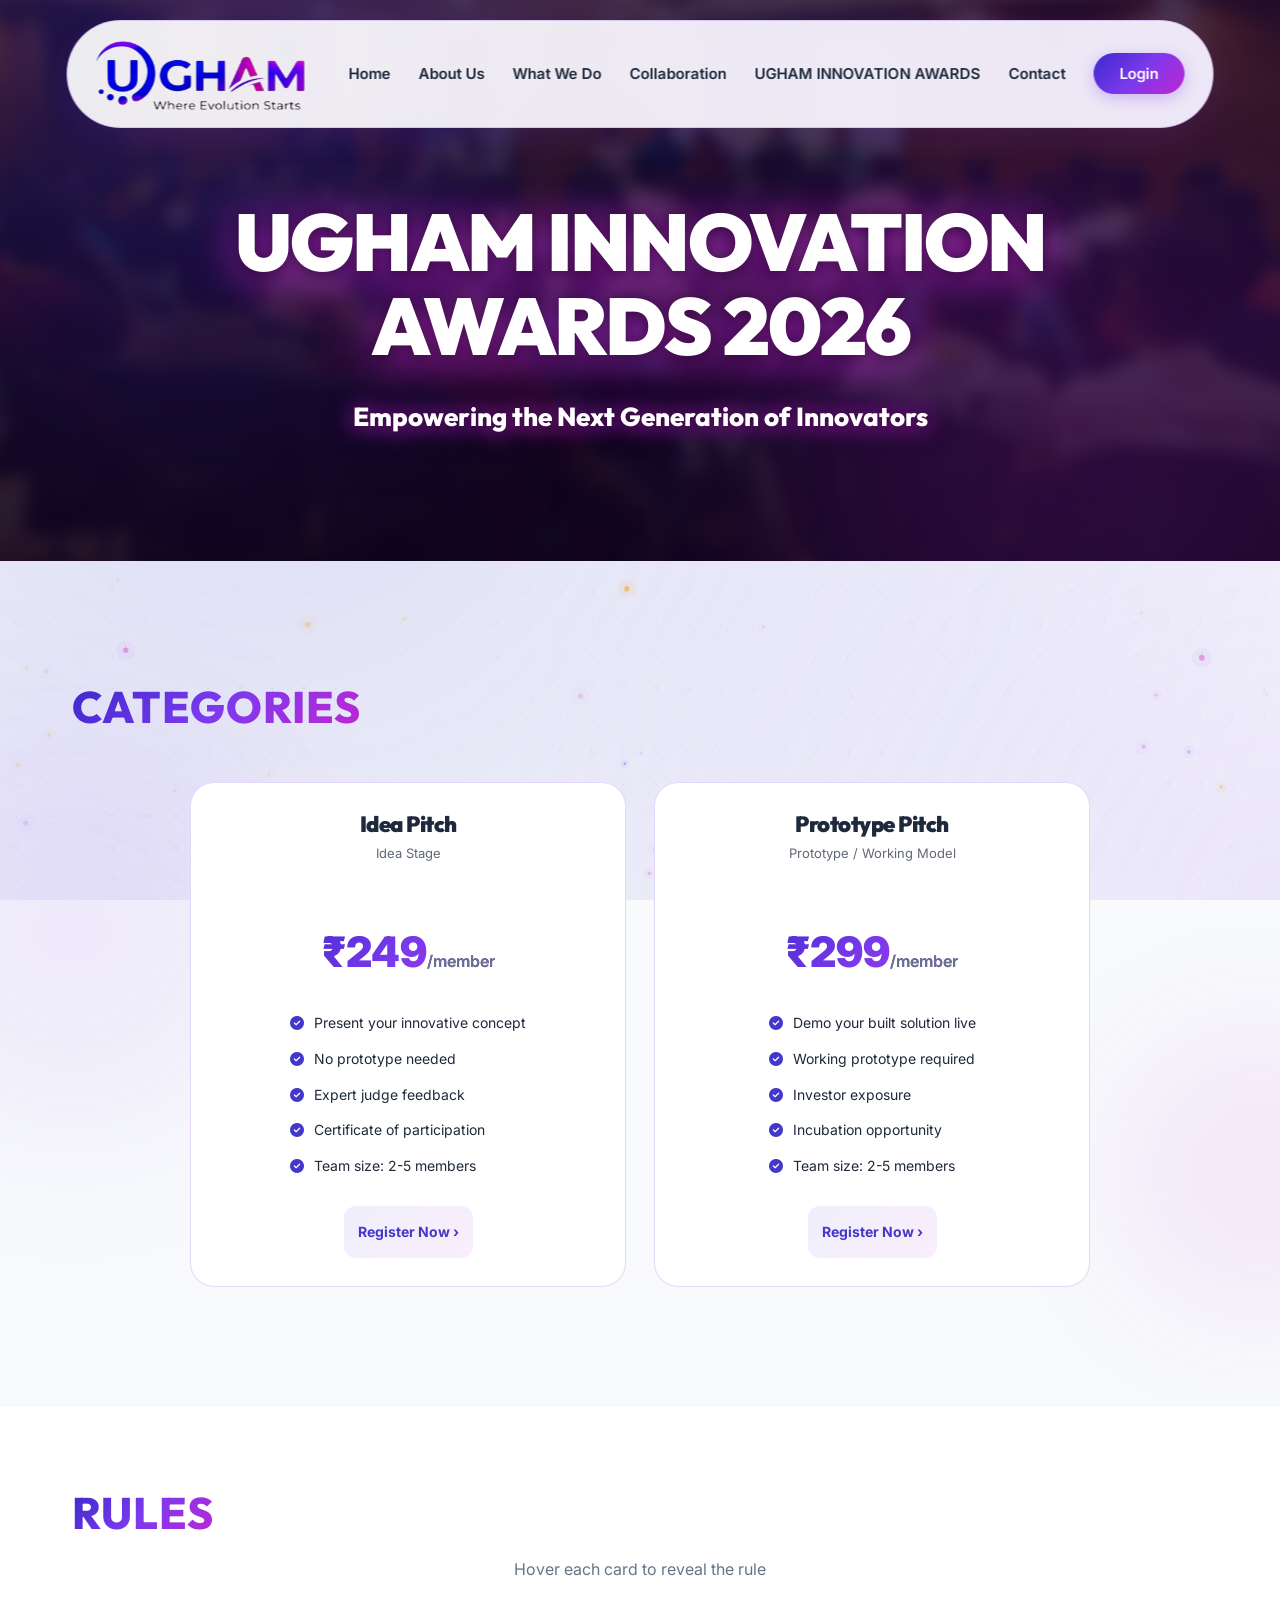
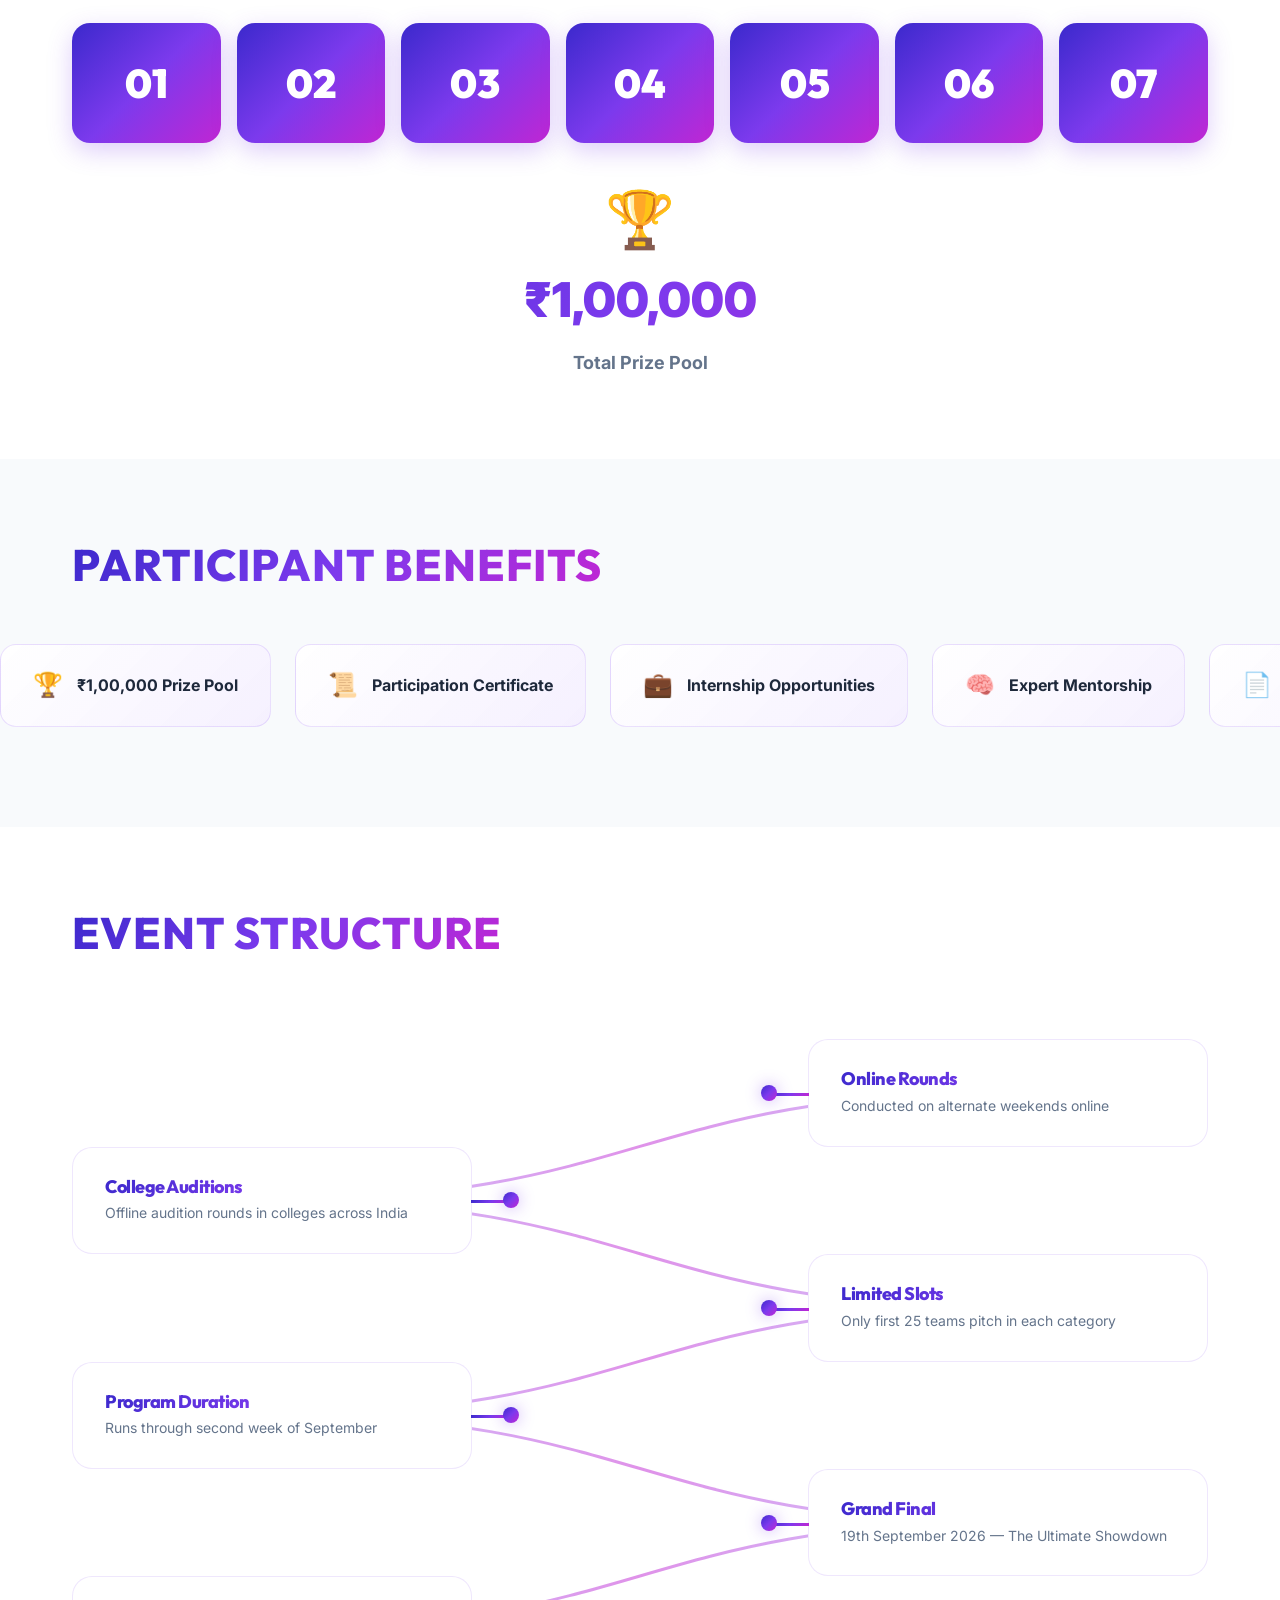
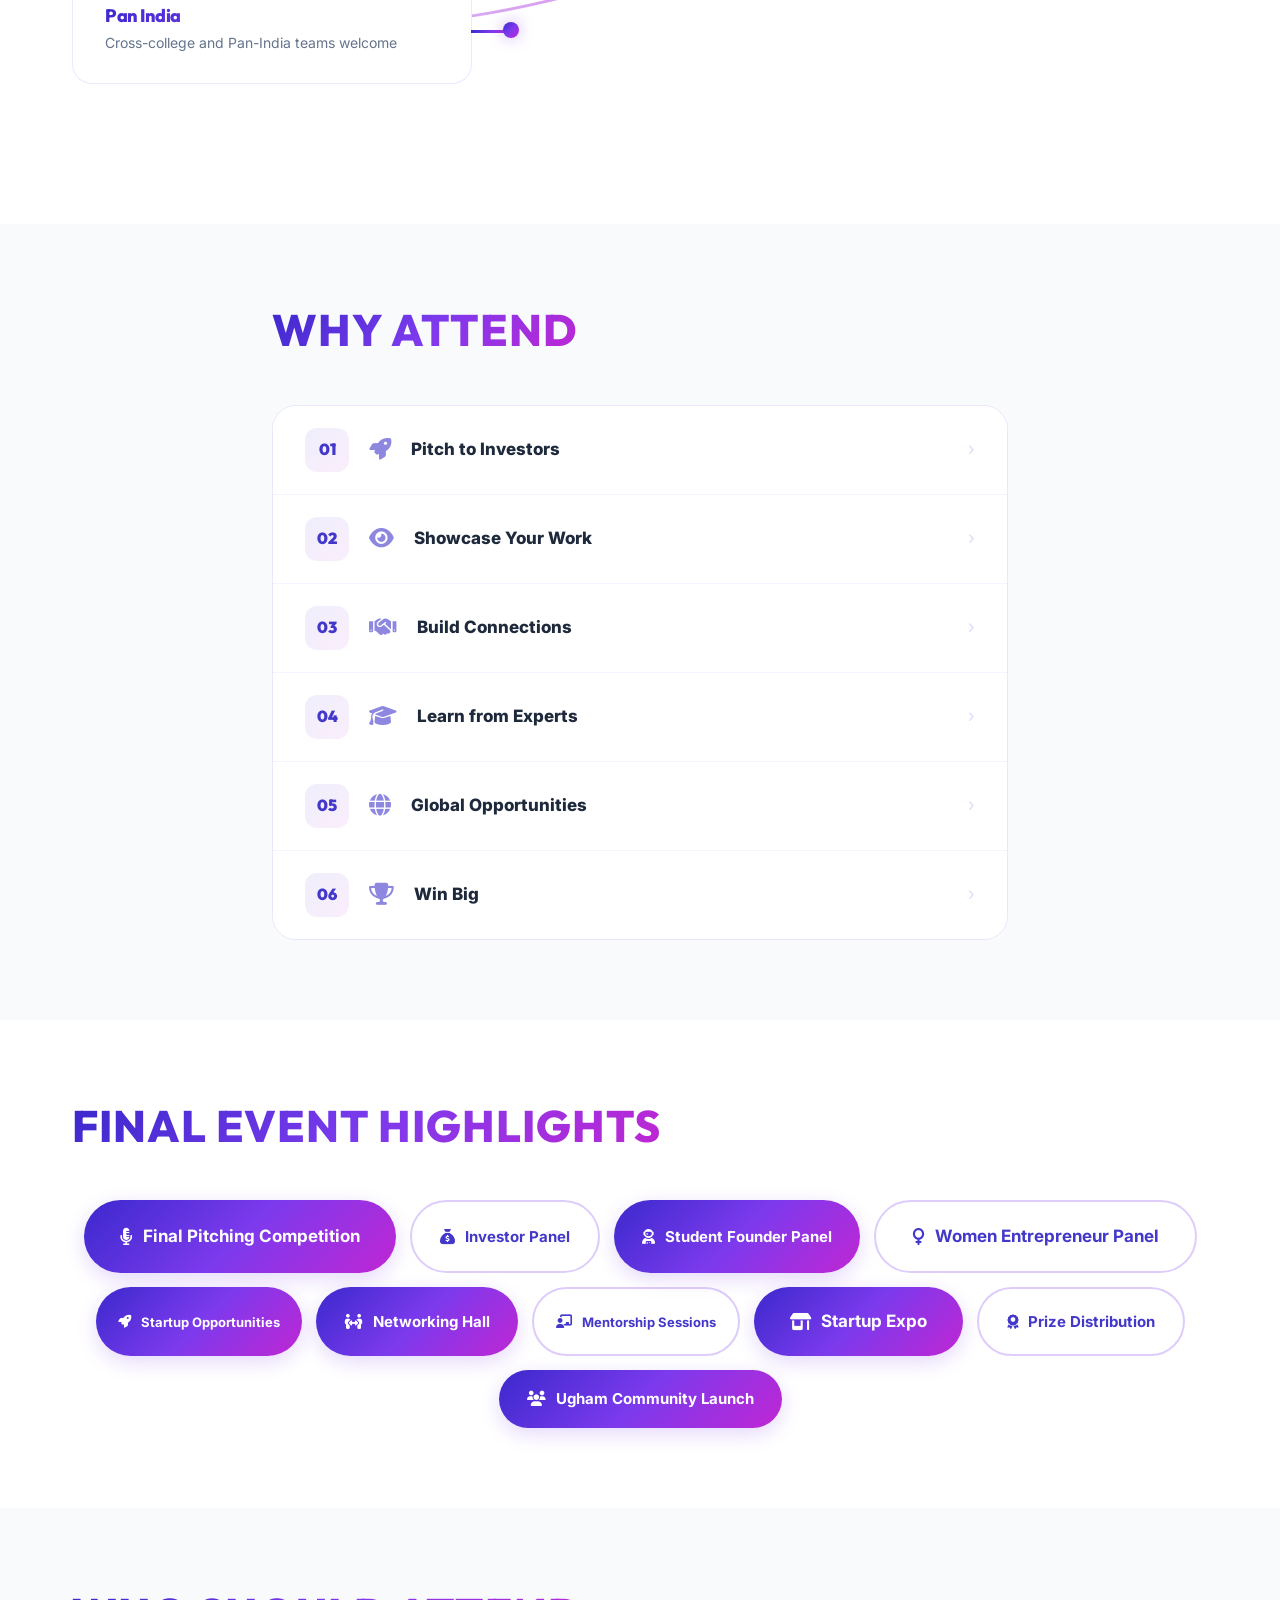
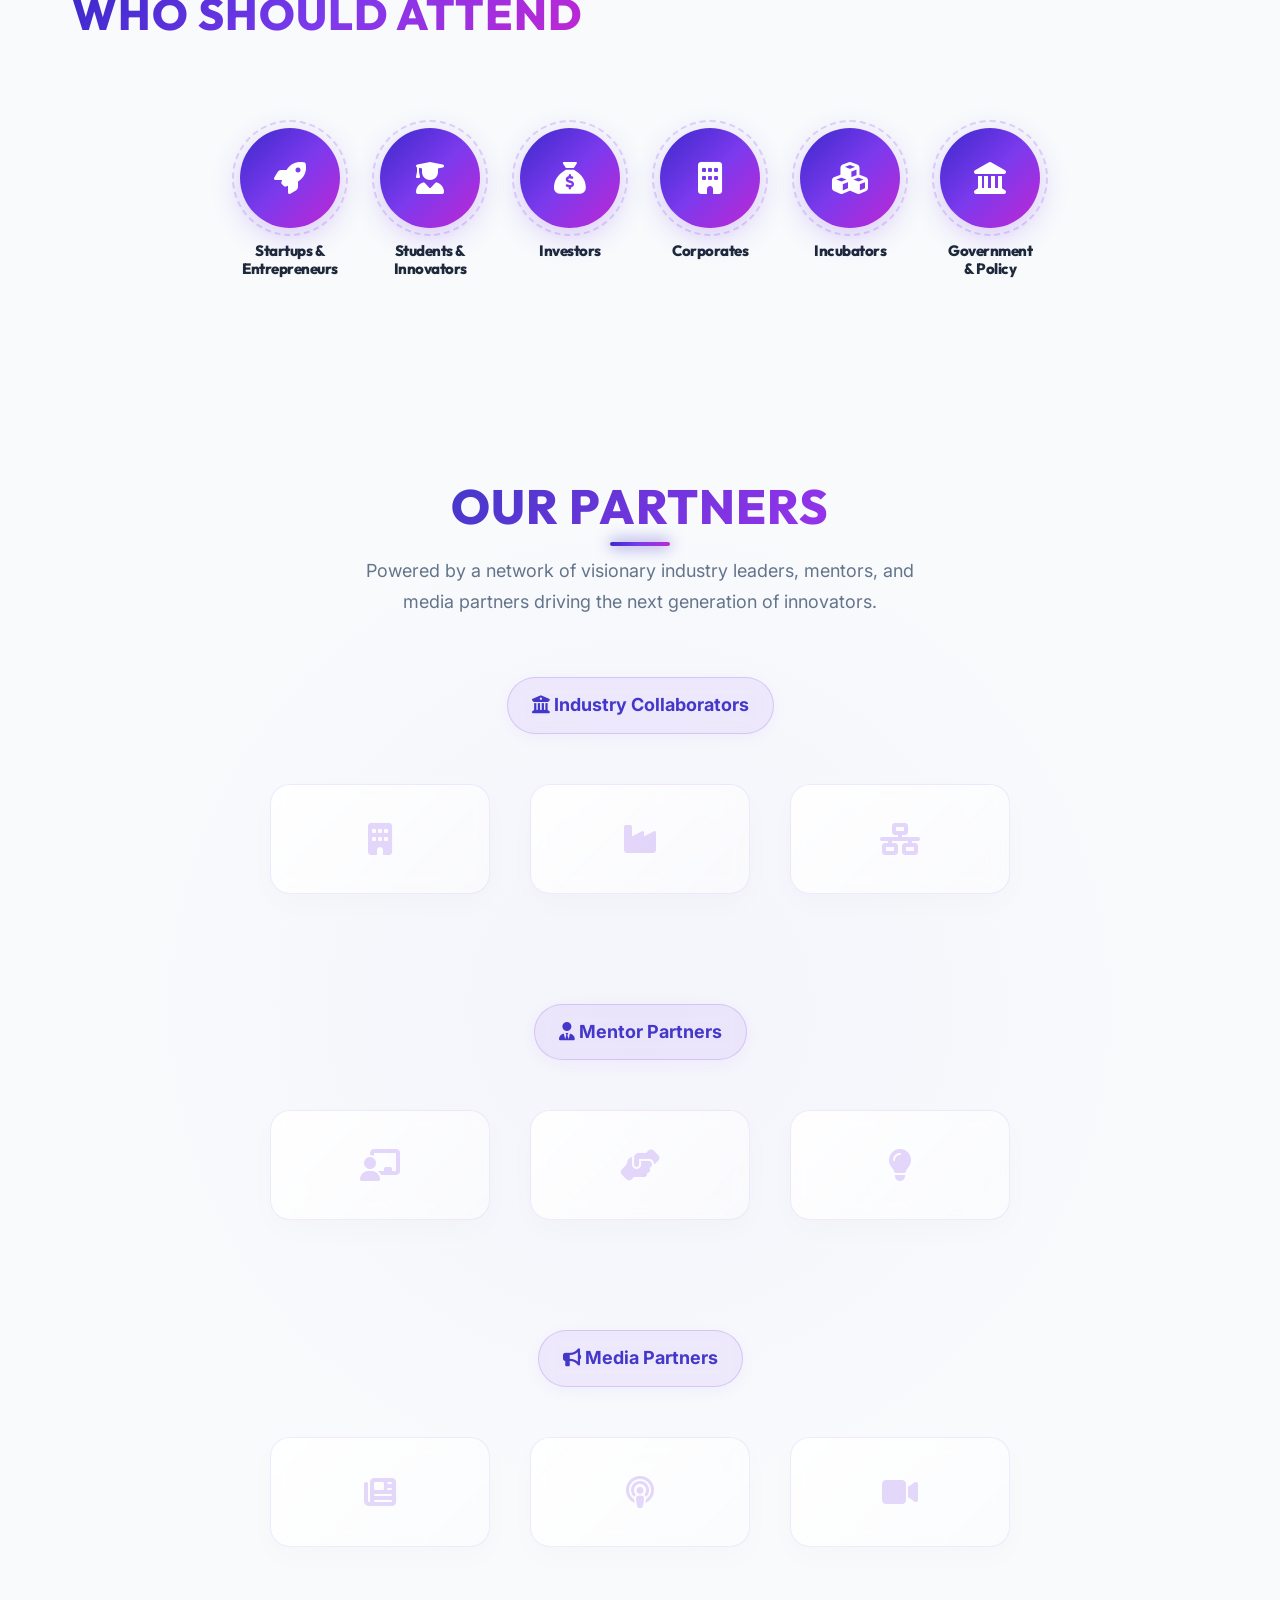
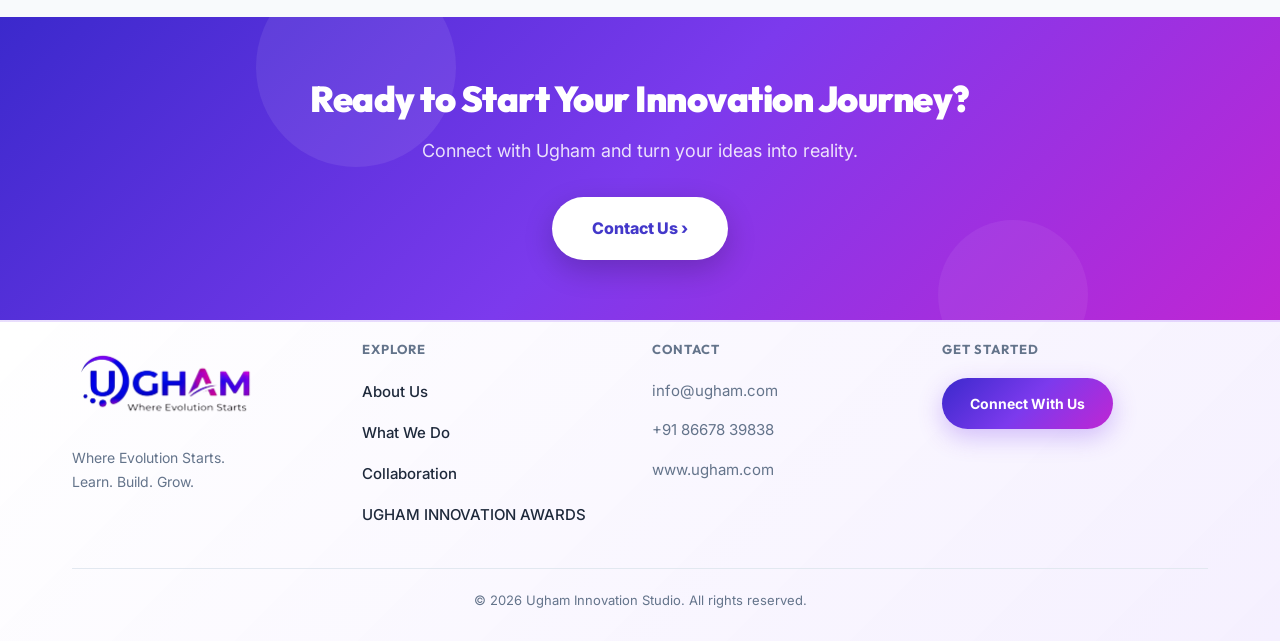
<file: awards.html>
<!DOCTYPE html><html lang="en"><head>
<meta charset="UTF-8"><meta name="viewport" content="width=device-width, initial-scale=1.0">
<title>UGHAM INNOVATION AWARDS 2026 &mdash; Ugham</title>
<meta name="description" content="National Awards for Student Innovation — Empowering the Next Generation of Innovators.">
<link rel="stylesheet" href="assets/css/style.css?v=115">
</head><body>
<div id="page-transition" class="page-transition-overlay"></div>
<canvas id="realStars"></canvas>
<canvas id="starField" style="position:fixed;top:0;left:0;width:100%;height:100%;z-index:0;pointer-events:none;"></canvas>
<nav id="navbar">
  <div class="nav-inner">
    <a href="index.html" style="display:flex;align-items:center;text-decoration:none;">
      <img src="assets/img/logo.png" alt="Ugham" style="height:90px;object-fit:contain;transform:scale(1.1);">
    </a>
    <ul class="nav-links" id="navLinks">
      <li><a href="index.html">Home</a></li>
      <li><a href="about.html">About Us</a></li>
      <li><a href="what-we-do.html">What We Do</a></li>
      <li><a href="collaboration.html">Collaboration</a></li>
      <li><a href="awards.html">UGHAM INNOVATION AWARDS</a></li>
      <li><a href="contact.html">Contact</a></li>
      <li><a href="#" class="nav-login">Login</a></li>
    </ul>
    <button class="menu-toggle" id="menuToggle" aria-label="Menu">&#9776;</button>
  </div>
</nav>

<!-- HERO -->
<section class="page-hero" style="text-align:center;min-height:60vh;">
  <div class="hero-glow glow-1"></div>
  <div class="hero-glow glow-2"></div>
  <div class="container page-hero-content">
    <h1 class="huge-text hero-evolution anim-el scale-up" style="margin-bottom:24px;">UGHAM INNOVATION<br>AWARDS 2026</h1>
    <p class="anim-el slide-up-fade del-1" style="font-size:clamp(18px,3vw,26px);font-weight:800;font-family:'Outfit',sans-serif;background:var(--grad-text);-webkit-background-clip:text;-webkit-text-fill-color:transparent;margin:0 auto;">Empowering the Next Generation of Innovators</p>
  </div>
</section>

<!-- CATEGORIES (Pricing Cards) -->
<section style="padding:120px 0; position:relative; overflow:hidden;">
  <!-- Animated Background Orbs -->
  <div style="position:absolute; top:20%; left:-10%; width:400px; height:400px; background:rgba(124,58,237,0.08); filter:blur(80px); border-radius:50%; animation:floatCard 10s infinite alternate;"></div>
  <div style="position:absolute; bottom:10%; right:-10%; width:300px; height:300px; background:rgba(192,38,211,0.08); filter:blur(60px); border-radius:50%; animation:floatCard 8s infinite alternate-reverse;"></div>
  <div class="container">
    <h2 class="section-title anim-el fade-up" style="margin-bottom:48px;text-align:center;">CATEGORIES</h2>
    <div class="pricing-grid anim-el blur-in del-1">
      <div class="price-card">
        <div class="pc-header"><h3>Idea Pitch</h3><p>Idea Stage</p></div>
        <div class="pc-price">&#8377;249<span>/member</span></div>
        <div class="pc-features">
          <div class="pc-feat"><i class="fa-solid fa-check-circle"></i> Present your innovative concept</div>
          <div class="pc-feat"><i class="fa-solid fa-check-circle"></i> No prototype needed</div>
          <div class="pc-feat"><i class="fa-solid fa-check-circle"></i> Expert judge feedback</div>
          <div class="pc-feat"><i class="fa-solid fa-check-circle"></i> Certificate of participation</div>
          <div class="pc-feat"><i class="fa-solid fa-check-circle"></i> Team size: 2-5 members</div>
        </div>
        <div class="pc-action"><a href="contact.html">Register Now &#8250;</a></div>
      </div>
      <div class="price-card">
        <div class="pc-header"><h3>Prototype Pitch</h3><p>Prototype / Working Model</p></div>
        <div class="pc-price">&#8377;299<span>/member</span></div>
        <div class="pc-features">
          <div class="pc-feat"><i class="fa-solid fa-check-circle"></i> Demo your built solution live</div>
          <div class="pc-feat"><i class="fa-solid fa-check-circle"></i> Working prototype required</div>
          <div class="pc-feat"><i class="fa-solid fa-check-circle"></i> Investor exposure</div>
          <div class="pc-feat"><i class="fa-solid fa-check-circle"></i> Incubation opportunity</div>
          <div class="pc-feat"><i class="fa-solid fa-check-circle"></i> Team size: 2-5 members</div>
        </div>
        <div class="pc-action"><a href="contact.html">Register Now &#8250;</a></div>
      </div>
    </div>
  </div>
</section>

<!-- RULES (Interactive Flip Cards) -->
<section style="padding:80px 0;background:var(--surface);">
  <div class="container">
    <h2 class="section-title anim-el fade-up" style="margin-bottom:16px;text-align:center;">RULES</h2>
    <p class="anim-el fade-up" style="text-align:center;color:var(--muted);margin-bottom:40px;font-size:16px;">Hover each card to reveal the rule</p>
    <div class="rules-grid anim-el blur-in del-1">
      <div class="rule-flip"><div class="rule-flip-inner"><div class="rule-flip-front">01</div><div class="rule-flip-back">Team participation (2 to 5 members)</div></div></div>
      <div class="rule-flip"><div class="rule-flip-inner"><div class="rule-flip-front">02</div><div class="rule-flip-back">One idea / project per team</div></div></div>
      <div class="rule-flip"><div class="rule-flip-inner"><div class="rule-flip-front">03</div><div class="rule-flip-back">Original ideas only — no copies</div></div></div>
      <div class="rule-flip"><div class="rule-flip-inner"><div class="rule-flip-front">04</div><div class="rule-flip-back">PPT submission is mandatory</div></div></div>
      <div class="rule-flip"><div class="rule-flip-inner"><div class="rule-flip-front">05</div><div class="rule-flip-back">Demo mandatory for prototype pitch</div></div></div>
      <div class="rule-flip"><div class="rule-flip-inner"><div class="rule-flip-front">06</div><div class="rule-flip-back">Pitch time: 3 to 5 minutes + Q&amp;A</div></div></div>
      <div class="rule-flip"><div class="rule-flip-inner"><div class="rule-flip-front">07</div><div class="rule-flip-back">Judges' decision is final</div></div></div>
    </div>
    <!-- Prize Pool Display -->
    <div class="anim-el scale-up del-2" style="text-align:center;margin-top:48px;">
      <p style="font-size:56px;line-height:1;">&#127942;</p>
      <p style="font-size:48px;font-weight:900;background:var(--grad-text);-webkit-background-clip:text;-webkit-text-fill-color:transparent;margin-top:12px;">&#8377;1,00,000</p>
      <p style="font-size:18px;font-weight:700;color:var(--muted);margin-top:8px;">Total Prize Pool</p>
    </div>
  </div>
</section>

<!-- PARTICIPANT BENEFITS (Marquee) -->
<section style="padding:80px 0;">
  <div class="container">
    <h2 class="section-title anim-el fade-up" style="margin-bottom:32px;text-align:center;">PARTICIPANT BENEFITS</h2>
  </div>
  <div class="marquee-wrap anim-el blur-in del-1">
    <div class="marquee-track">
      <div class="marquee-item"><div class="mi-icon">&#127942;</div><span>&#8377;1,00,000 Prize Pool</span></div>
      <div class="marquee-item"><div class="mi-icon">&#128220;</div><span>Participation Certificate</span></div>
      <div class="marquee-item"><div class="mi-icon">&#128188;</div><span>Internship Opportunities</span></div>
      <div class="marquee-item"><div class="mi-icon">&#129504;</div><span>Expert Mentorship</span></div>
      <div class="marquee-item"><div class="mi-icon">&#128196;</div><span>Patent Filing Support</span></div>
      <div class="marquee-item"><div class="mi-icon">&#127941;</div><span>Trophy of Excellence</span></div>
      <div class="marquee-item"><div class="mi-icon">&#128176;</div><span>Investor Pitching</span></div>
      <div class="marquee-item"><div class="mi-icon">&#127969;</div><span>Incubation Support</span></div>
      <div class="marquee-item"><div class="mi-icon">&#127942;</div><span>&#8377;1,00,000 Prize Pool</span></div>
      <div class="marquee-item"><div class="mi-icon">&#128220;</div><span>Participation Certificate</span></div>
      <div class="marquee-item"><div class="mi-icon">&#128188;</div><span>Internship Opportunities</span></div>
      <div class="marquee-item"><div class="mi-icon">&#129504;</div><span>Expert Mentorship</span></div>
      <div class="marquee-item"><div class="mi-icon">&#128196;</div><span>Patent Filing Support</span></div>
      <div class="marquee-item"><div class="mi-icon">&#127941;</div><span>Trophy of Excellence</span></div>
      <div class="marquee-item"><div class="mi-icon">&#128176;</div><span>Investor Pitching</span></div>
      <div class="marquee-item"><div class="mi-icon">&#127969;</div><span>Incubation Support</span></div>
    </div>
  </div>
</section>

<!-- EVENT STRUCTURE (Sine Wave River) -->
<section style="padding:80px 0;background:var(--surface);overflow:hidden;">
  <div class="container">
    <h2 class="section-title anim-el fade-up" style="margin-bottom:20px;text-align:center;">EVENT STRUCTURE</h2>
    <div class="wave-timeline anim-el blur-in del-1" id="waveTimeline">
      <svg class="wave-svg" id="waveSvg" preserveAspectRatio="none">
        <defs><linearGradient id="waveGrad" x1="0%" y1="0%" x2="100%" y2="0%"><stop offset="0%" stop-color="rgba(124,58,237,0.3)"/><stop offset="50%" stop-color="rgba(192,38,211,0.5)"/><stop offset="100%" stop-color="rgba(124,58,237,0.3)"/></linearGradient></defs>
        <path id="wavePath"/>
      </svg>
      <div class="wave-row"><div class="wave-node"><h4>Online Rounds</h4><p>Conducted on alternate weekends online</p></div></div>
      <div class="wave-row"><div class="wave-node"><h4>College Auditions</h4><p>Offline audition rounds in colleges across India</p></div></div>
      <div class="wave-row"><div class="wave-node"><h4>Limited Slots</h4><p>Only first 25 teams pitch in each category</p></div></div>
      <div class="wave-row"><div class="wave-node"><h4>Program Duration</h4><p>Runs through second week of September</p></div></div>
      <div class="wave-row"><div class="wave-node"><h4>Grand Final</h4><p>19th September 2026 — The Ultimate Showdown</p></div></div>
      <div class="wave-row"><div class="wave-node"><h4>Pan India</h4><p>Cross-college and Pan-India teams welcome</p></div></div>
    </div>
  </div>
</section>

<!-- WHY ATTEND (Expanding Strips — Unique) -->
<section style="padding:80px 0;">
  <div class="container" style="max-width:800px;">
    <h2 class="section-title anim-el fade-up" style="margin-bottom:48px;text-align:center;">WHY ATTEND</h2>
    <div class="expand-strips anim-el blur-in del-1">
      <div class="ex-strip">
        <div class="ex-num">01</div>
        <div class="ex-icon"><i class="fa-solid fa-rocket"></i></div>
        <div class="ex-body">
          <div class="ex-title">Pitch to Investors</div>
          <div class="ex-desc">Present your startup ideas directly to active investors and secure funding opportunities for your venture.</div>
        </div>
        <div class="ex-arrow">&#8250;</div>
      </div>
      <div class="ex-strip">
        <div class="ex-num">02</div>
        <div class="ex-icon"><i class="fa-solid fa-eye"></i></div>
        <div class="ex-body">
          <div class="ex-title">Showcase Your Work</div>
          <div class="ex-desc">Display your innovations, ideas and products to a national audience of industry leaders and peers.</div>
        </div>
        <div class="ex-arrow">&#8250;</div>
      </div>
      <div class="ex-strip">
        <div class="ex-num">03</div>
        <div class="ex-icon"><i class="fa-solid fa-handshake"></i></div>
        <div class="ex-body">
          <div class="ex-title">Build Connections</div>
          <div class="ex-desc">Network with founders, mentors, investors and industry leaders who can accelerate your journey.</div>
        </div>
        <div class="ex-arrow">&#8250;</div>
      </div>
      <div class="ex-strip">
        <div class="ex-num">04</div>
        <div class="ex-icon"><i class="fa-solid fa-graduation-cap"></i></div>
        <div class="ex-body">
          <div class="ex-title">Learn from Experts</div>
          <div class="ex-desc">Gain actionable insights from seasoned entrepreneurs, innovators and domain specialists.</div>
        </div>
        <div class="ex-arrow">&#8250;</div>
      </div>
      <div class="ex-strip">
        <div class="ex-num">05</div>
        <div class="ex-icon"><i class="fa-solid fa-globe"></i></div>
        <div class="ex-body">
          <div class="ex-title">Global Opportunities</div>
          <div class="ex-desc">Explore international startup pathways, global accelerator programs and cross-border partnerships.</div>
        </div>
        <div class="ex-arrow">&#8250;</div>
      </div>
      <div class="ex-strip">
        <div class="ex-num">06</div>
        <div class="ex-icon"><i class="fa-solid fa-trophy"></i></div>
        <div class="ex-body">
          <div class="ex-title">Win Big</div>
          <div class="ex-desc">Compete for cash prizes, trophies, certificates, mentorship slots and incubation opportunities.</div>
        </div>
        <div class="ex-arrow">&#8250;</div>
      </div>
    </div>
  </div>
</section>

<!-- FINAL EVENT HIGHLIGHTS (Floating Tag Cloud) -->
<section style="padding:80px 0;background:var(--surface);">
  <div class="container">
    <h2 class="section-title anim-el fade-up" style="margin-bottom:48px;text-align:center;">FINAL EVENT HIGHLIGHTS</h2>
    <div class="tag-cloud anim-el blur-in del-1">
      <div class="tag-float lg" style="--dur:3.5s;--del:0s;"><i class="fa-solid fa-microphone-lines"></i> Final Pitching Competition</div>
      <div class="tag-float outline" style="--dur:4.2s;--del:0.3s;"><i class="fa-solid fa-sack-dollar"></i> Investor Panel</div>
      <div class="tag-float" style="--dur:3.8s;--del:0.6s;"><i class="fa-solid fa-user-astronaut"></i> Student Founder Panel</div>
      <div class="tag-float outline lg" style="--dur:4.5s;--del:0.2s;"><i class="fa-solid fa-venus"></i> Women Entrepreneur Panel</div>
      <div class="tag-float sm" style="--dur:3.2s;--del:0.8s;"><i class="fa-solid fa-rocket"></i> Startup Opportunities</div>
      <div class="tag-float" style="--dur:4s;--del:0.4s;"><i class="fa-solid fa-people-arrows"></i> Networking Hall</div>
      <div class="tag-float outline sm" style="--dur:3.6s;--del:0.7s;"><i class="fa-solid fa-chalkboard-user"></i> Mentorship Sessions</div>
      <div class="tag-float lg" style="--dur:4.3s;--del:0.1s;"><i class="fa-solid fa-shop"></i> Startup Expo</div>
      <div class="tag-float outline" style="--dur:3.4s;--del:0.5s;"><i class="fa-solid fa-award"></i> Prize Distribution</div>
      <div class="tag-float" style="--dur:4.1s;--del:0.9s;"><i class="fa-solid fa-users"></i> Ugham Community Launch</div>
    </div>
  </div>
</section>

<!-- WHO SHOULD ATTEND (Network Graph Bubbles) -->
<section style="padding:80px 0;">
  <div class="container">
    <h2 class="section-title anim-el fade-up" style="margin-bottom:48px;text-align:center;">WHO SHOULD ATTEND</h2>
    <div class="network-wrap anim-el scale-up del-1">
      <div class="network-node"><div class="network-bubble"><i class="fa-solid fa-rocket"></i></div><h4>Startups &amp;<br>Entrepreneurs</h4></div>
      <div class="network-node"><div class="network-bubble"><i class="fa-solid fa-user-graduate"></i></div><h4>Students &amp;<br>Innovators</h4></div>
      <div class="network-node"><div class="network-bubble"><i class="fa-solid fa-sack-dollar"></i></div><h4>Investors</h4></div>
      <div class="network-node"><div class="network-bubble"><i class="fa-solid fa-building"></i></div><h4>Corporates</h4></div>
      <div class="network-node"><div class="network-bubble"><i class="fa-solid fa-cubes"></i></div><h4>Incubators</h4></div>
      <div class="network-node"><div class="network-bubble"><i class="fa-solid fa-landmark"></i></div><h4>Government<br>&amp; Policy</h4></div>
    </div>
  </div>
</section>

<!-- PARTNER ECOSYSTEM SECTION -->
<div class="ecosystem-section" style="padding: 80px 0 100px;">
  <div class="container">
    <div class="ecosystem-header">
      <h2 class="section-title partner-title-glow" style="font-size: clamp(32px, 5vw, 48px); margin-bottom: 20px;">OUR PARTNERS</h2>
      <p style="color:var(--muted);font-size:18px;max-width:600px;margin:0 auto 50px;">Powered by a network of visionary industry leaders, mentors, and media partners driving the next generation of innovators.</p>
    </div>
  </div>
  
  <div class="ecosystem-track-container" style="mask-image:none;-webkit-mask-image:none;">
    <!-- Track 1: Industry -->
    <div class="ecosystem-track-wrapper">
      <div class="ecosystem-track-title"><i class="fa-solid fa-building-columns"></i> Industry Collaborators</div>
      <div class="ecosystem-track-3 pan-left">
        <div class="partner-ghost"><i class="fa-solid fa-building"></i></div>
        <div class="partner-ghost"><i class="fa-solid fa-industry"></i></div>
        <div class="partner-ghost"><i class="fa-solid fa-network-wired"></i></div>
      </div>
    </div>

    <!-- Track 2: Mentors -->
    <div class="ecosystem-track-wrapper">
      <div class="ecosystem-track-title" style="right: auto; left: 20px;"><i class="fa-solid fa-user-tie"></i> Mentor Partners</div>
      <div class="ecosystem-track-3 pan-right">
        <div class="partner-ghost"><i class="fa-solid fa-chalkboard-user"></i></div>
        <div class="partner-ghost"><i class="fa-solid fa-handshake-angle"></i></div>
        <div class="partner-ghost"><i class="fa-solid fa-lightbulb"></i></div>
      </div>
    </div>

    <!-- Track 3: Media -->
    <div class="ecosystem-track-wrapper">
      <div class="ecosystem-track-title"><i class="fa-solid fa-bullhorn"></i> Media Partners</div>
      <div class="ecosystem-track-3 pan-left" style="animation-duration: 15s;">
        <div class="partner-ghost"><i class="fa-solid fa-newspaper"></i></div>
        <div class="partner-ghost"><i class="fa-solid fa-podcast"></i></div>
        <div class="partner-ghost"><i class="fa-solid fa-video"></i></div>
      </div>
    </div>
  </div>
</div>


<!-- CONTACT CTA STRIP -->
<div class="cta-contact-strip" style="background:var(--grad);padding:60px 0;text-align:center;position:relative;overflow:hidden;">
  <div class="cta-glow-orb" style="position:absolute;top:-50px;left:20%;width:200px;height:200px;background:rgba(255,255,255,0.08);border-radius:50%;"></div>
  <div class="cta-glow-orb" style="position:absolute;bottom:-50px;right:15%;width:150px;height:150px;background:rgba(255,255,255,0.06);border-radius:50%;"></div>
  <div class="container" style="position:relative;z-index:1;">
    <h3 style="color:white;font-size:clamp(24px,4vw,36px);font-weight:900;margin-bottom:16px;font-family:'Outfit',sans-serif;">Ready to Start Your Innovation Journey?</h3>
    <p style="color:rgba(255,255,255,0.85);font-size:18px;margin-bottom:30px;">Connect with Ugham and turn your ideas into reality.</p>
    <a href="contact.html" class="btn-primary" style="background:white;color:var(--primary);font-weight:800;padding:18px 40px;font-size:16px;box-shadow:0 10px 30px rgba(0,0,0,0.2);">Contact Us &#8250;</a>
  </div>
</div>

<footer style="background:var(--bg);padding:60px 0 30px;border-top:1px solid var(--border);position:relative;">
  <div class="container" style="position:relative;z-index:1;">
    <div class="grid-4" style="margin-bottom:40px;">
      <div><a href="index.html" style="display:inline-block;text-decoration:none;"><img src="assets/img/logo.png" alt="Ugham" style="height:80px;margin-bottom:16px;object-fit:contain;"></a><p style="color:var(--muted);font-size:14px;">Where Evolution Starts.<br>Learn. Build. Grow.</p></div>
      <div><h4 style="text-transform:uppercase;letter-spacing:1px;font-size:13px;color:var(--muted);margin-bottom:20px;">Explore</h4><ul style="list-style:none;display:flex;flex-direction:column;gap:14px;"><li><a href="about.html" style="color:var(--text);text-decoration:none;font-size:15px;font-weight:500;">About Us</a></li><li><a href="what-we-do.html" style="color:var(--text);text-decoration:none;font-size:15px;font-weight:500;">What We Do</a></li><li><a href="collaboration.html" style="color:var(--text);text-decoration:none;font-size:15px;font-weight:500;">Collaboration</a></li><li><a href="awards.html" style="color:var(--text);text-decoration:none;font-size:15px;font-weight:500;">UGHAM INNOVATION AWARDS</a></li></ul></div>
      <div><h4 style="text-transform:uppercase;letter-spacing:1px;font-size:13px;color:var(--muted);margin-bottom:20px;">Contact</h4><ul style="list-style:none;display:flex;flex-direction:column;gap:14px;color:var(--muted);font-size:15px;"><li>info@ugham.com</li><li>+91 86678 39838</li><li>www.ugham.com</li></ul></div>
      <div><h4 style="text-transform:uppercase;letter-spacing:1px;font-size:13px;color:var(--muted);margin-bottom:20px;">Get Started</h4><a href="contact.html" class="btn-primary" style="padding:14px 28px;font-size:14px;">Connect With Us</a></div>
    </div>
    <div style="border-top:1px solid var(--border);padding-top:20px;text-align:center;color:var(--muted);font-size:13px;"><p>&copy; 2026 Ugham Innovation Studio. All rights reserved.</p></div>
  </div>
</footer>
<script src="assets/js/main.js?v=115"></script>
<script>
// Spotlight mouse tracking
function moveSpot(e, el) {
  const r = el.getBoundingClientRect();
  el.style.setProperty('--mx', ((e.clientX - r.left) / r.width * 100) + '%');
  el.style.setProperty('--my', ((e.clientY - r.top) / r.height * 100) + '%');
}

// Sine Wave SVG path generator
function drawWaveSvg() {
  const tl = document.getElementById('waveTimeline');
  const svg = document.getElementById('waveSvg');
  const path = document.getElementById('wavePath');
  if (!tl || !svg || !path) return;
  const rows = tl.querySelectorAll('.wave-row');
  if (rows.length < 2) return;
  svg.setAttribute('width', tl.offsetWidth);
  svg.setAttribute('height', tl.offsetHeight);
  let d = '';
  rows.forEach((row, i) => {
    const node = row.querySelector('.wave-node');
    const rect = node.getBoundingClientRect();
    const tlRect = tl.getBoundingClientRect();
    const cx = rect.left - tlRect.left + rect.width / 2;
    const cy = rect.top - tlRect.top + rect.height / 2;
    if (i === 0) d += `M ${cx} ${cy}`;
    else { 
      const prev = rows[i-1].querySelector('.wave-node');
      const pr = prev.getBoundingClientRect();
      const px = pr.left - tlRect.left + pr.width / 2;
      const py = pr.top - tlRect.top + pr.height / 2;
      const mx = (px + cx) / 2;
      d += ` C ${mx} ${py}, ${mx} ${cy}, ${cx} ${cy}`;
    }
  });
  path.setAttribute('d', d);
}
setTimeout(drawWaveSvg, 500);
window.addEventListener('resize', drawWaveSvg);

// StarField — Purple + Golden falling stars
const sfCanvas = document.getElementById('starField');
if (sfCanvas) {
  const ctx = sfCanvas.getContext('2d');
  let w, h;
  const stars = [];
  
  function resizeSF() {
    w = sfCanvas.width = window.innerWidth;
    h = sfCanvas.height = window.innerHeight;
  }
  window.addEventListener('resize', resizeSF);
  resizeSF();

  // Create mixed purple + golden falling stars
  for (let i = 0; i < 100; i++) {
    const isGolden = Math.random() > 0.6;
    stars.push({
      x: Math.random() * w, y: Math.random() * h,
      vy: Math.random() * 0.8 + 0.2,
      vx: (Math.random() - 0.5) * 0.2,
      size: Math.random() * 2.5 + 0.5,
      alpha: Math.random() * 0.5 + 0.1,
      pulse: Math.random() * Math.PI * 2,
      color: isGolden ? [245,158,11] : (Math.random() > 0.5 ? [124,58,237] : [192,38,211])
    });
  }

  function drawStars() {
    ctx.clearRect(0, 0, w, h);
    const t = Date.now() * 0.001;

    stars.forEach(s => {
      s.y += s.vy;
      s.x += s.vx + Math.sin(t + s.pulse) * 0.1;
      if (s.y > h + 10) { s.y = -10; s.x = Math.random() * w; }
      if (s.x < 0) s.x = w;
      if (s.x > w) s.x = 0;
      
      const twinkle = (Math.sin(t * 2.5 + s.pulse) * 0.4 + 0.6) * s.alpha;
      
      // Star core
      ctx.beginPath();
      ctx.arc(s.x, s.y, s.size, 0, Math.PI * 2);
      ctx.fillStyle = `rgba(${s.color[0]},${s.color[1]},${s.color[2]},${twinkle})`;
      ctx.fill();
      
      // Glow
      ctx.beginPath();
      ctx.arc(s.x, s.y, s.size * 3.5, 0, Math.PI * 2);
      ctx.fillStyle = `rgba(${s.color[0]},${s.color[1]},${s.color[2]},${twinkle * 0.12})`;
      ctx.fill();
      
      // Tiny trail
      ctx.beginPath();
      ctx.moveTo(s.x, s.y);
      ctx.lineTo(s.x - s.vx * 3, s.y - s.vy * 6);
      ctx.strokeStyle = `rgba(${s.color[0]},${s.color[1]},${s.color[2]},${twinkle * 0.3})`;
      ctx.lineWidth = s.size * 0.5;
      ctx.stroke();
    });

    requestAnimationFrame(drawStars);
  }
  drawStars();
}
</script>
<script>
// Real stars falling (all pages)
const rs=document.getElementById('realStars');
if(rs){const rc=rs.getContext('2d');let rw,rh;const st=[];
function rsz(){rw=rs.width=window.innerWidth;rh=rs.height=window.innerHeight}
window.addEventListener('resize',rsz);rsz();
for(let i=0;i<30;i++)st.push({x:Math.random()*rw,y:Math.random()*rh,s:Math.random()*1.5+0.5,vy:Math.random()*0.4+0.1,a:Math.random()*0.4+0.1});
function drs(){rc.clearRect(0,0,rw,rh);st.forEach(s=>{s.y+=s.vy;if(s.y>rh){s.y=-5;s.x=Math.random()*rw}
rc.beginPath();rc.arc(s.x,s.y,s.s,0,Math.PI*2);
rc.fillStyle=`rgba(255,255,255,${s.a*0.5})`;rc.fill();
rc.beginPath();rc.arc(s.x,s.y,s.s*2,0,Math.PI*2);
rc.fillStyle=`rgba(200,180,255,${s.a*0.15})`;rc.fill()});
requestAnimationFrame(drs)}drs()}
</script>
</body></html>
</file>
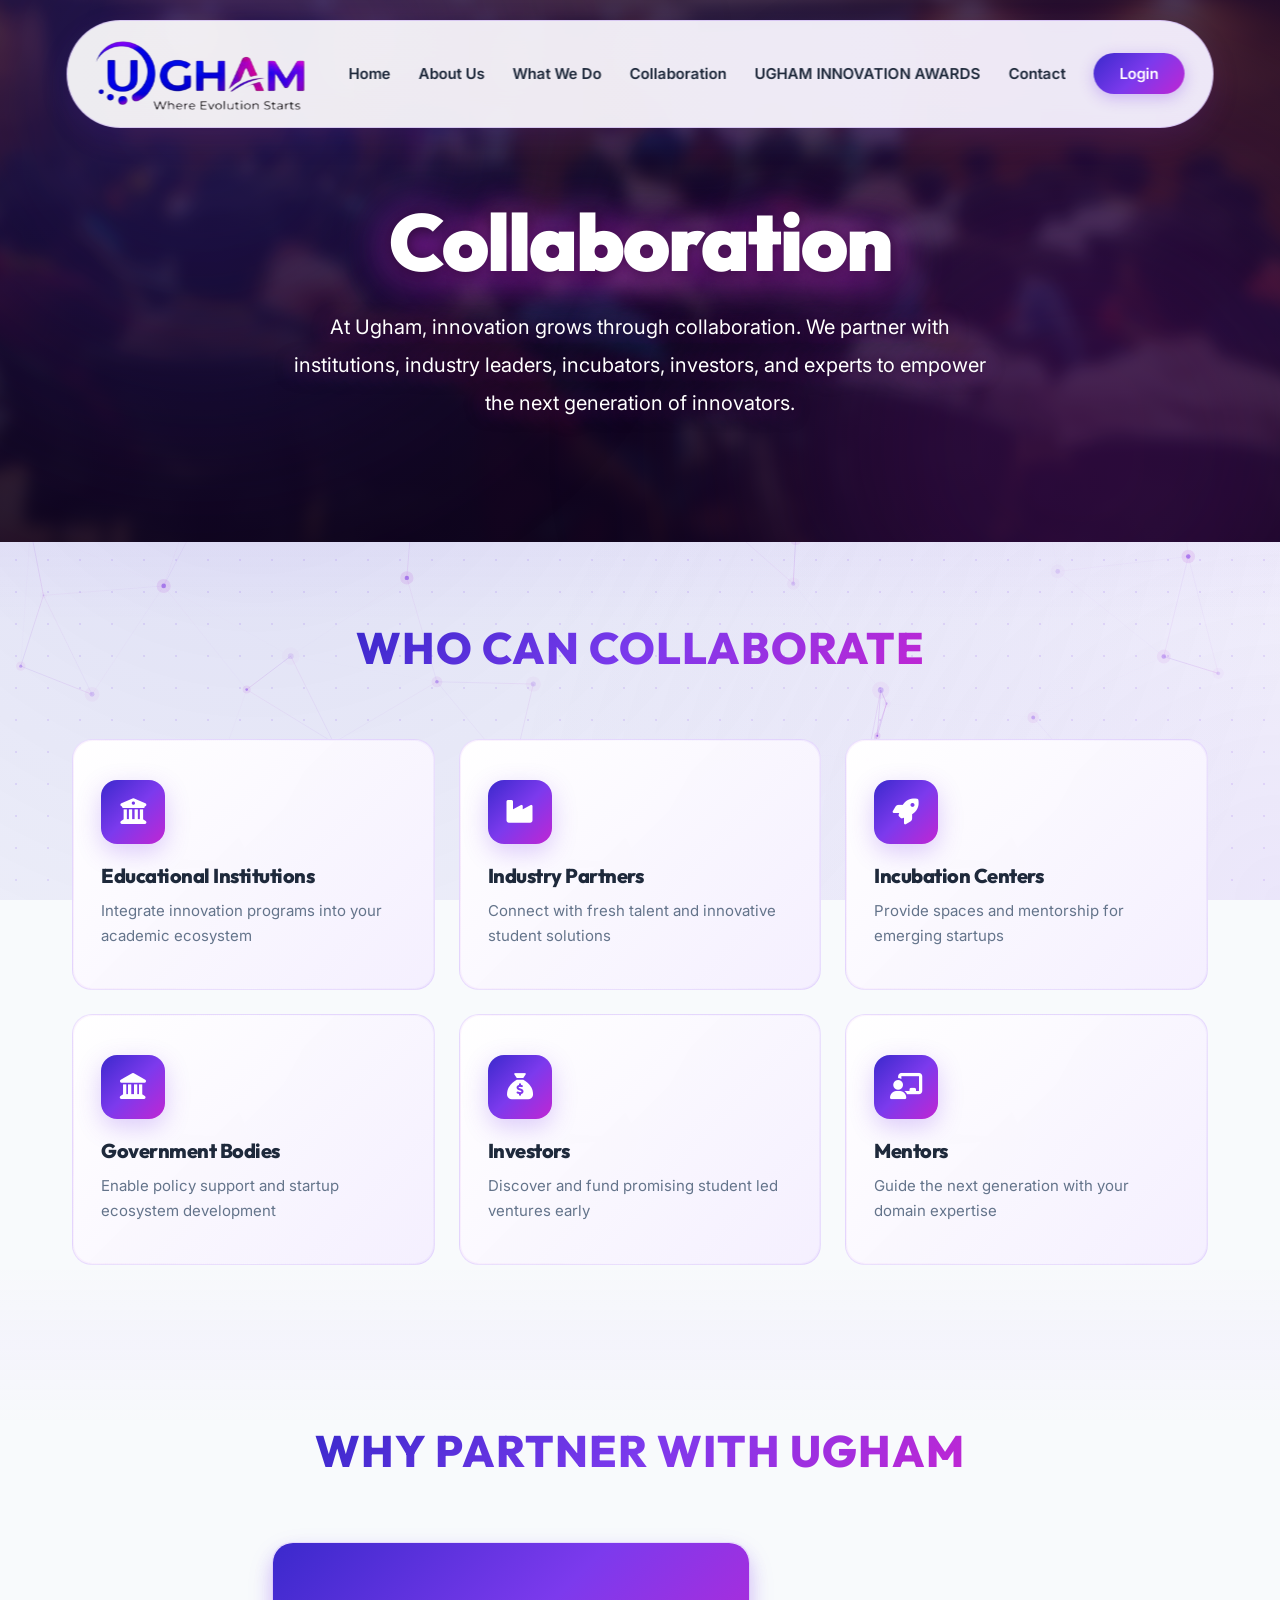
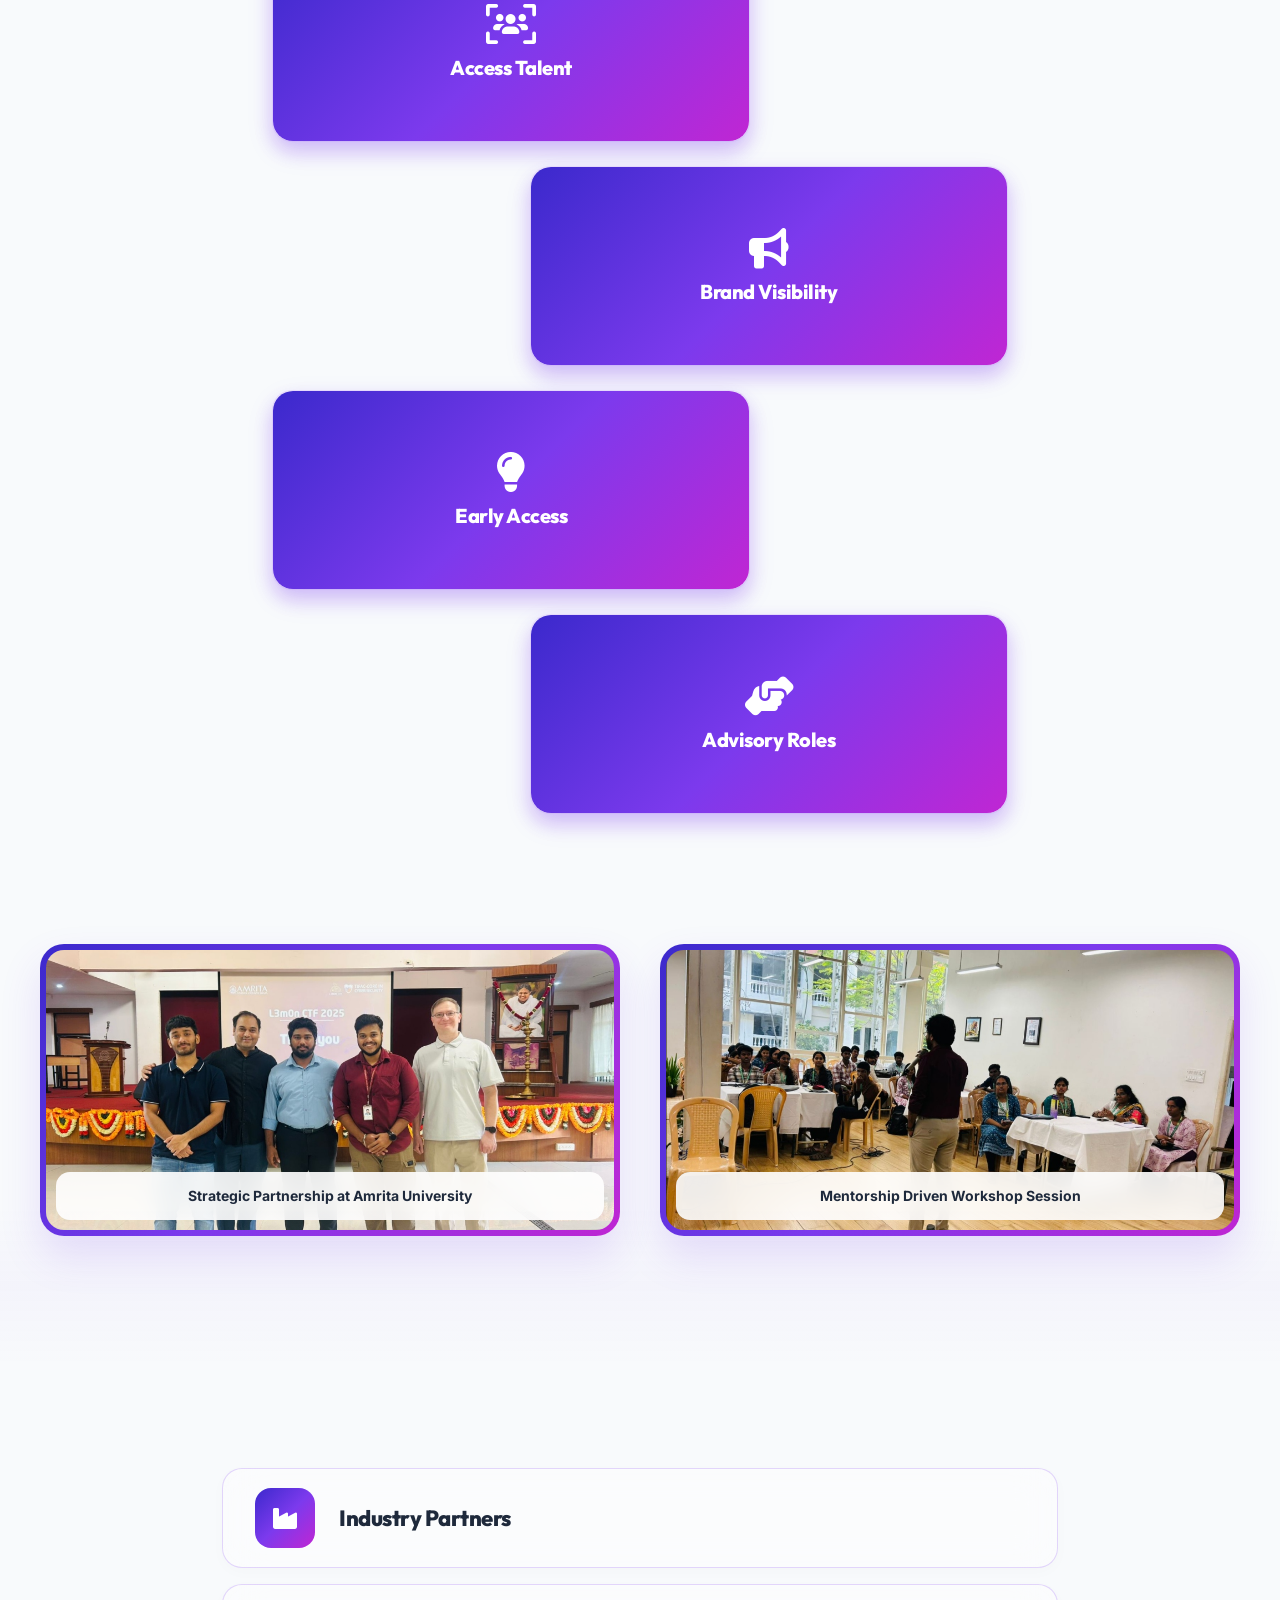
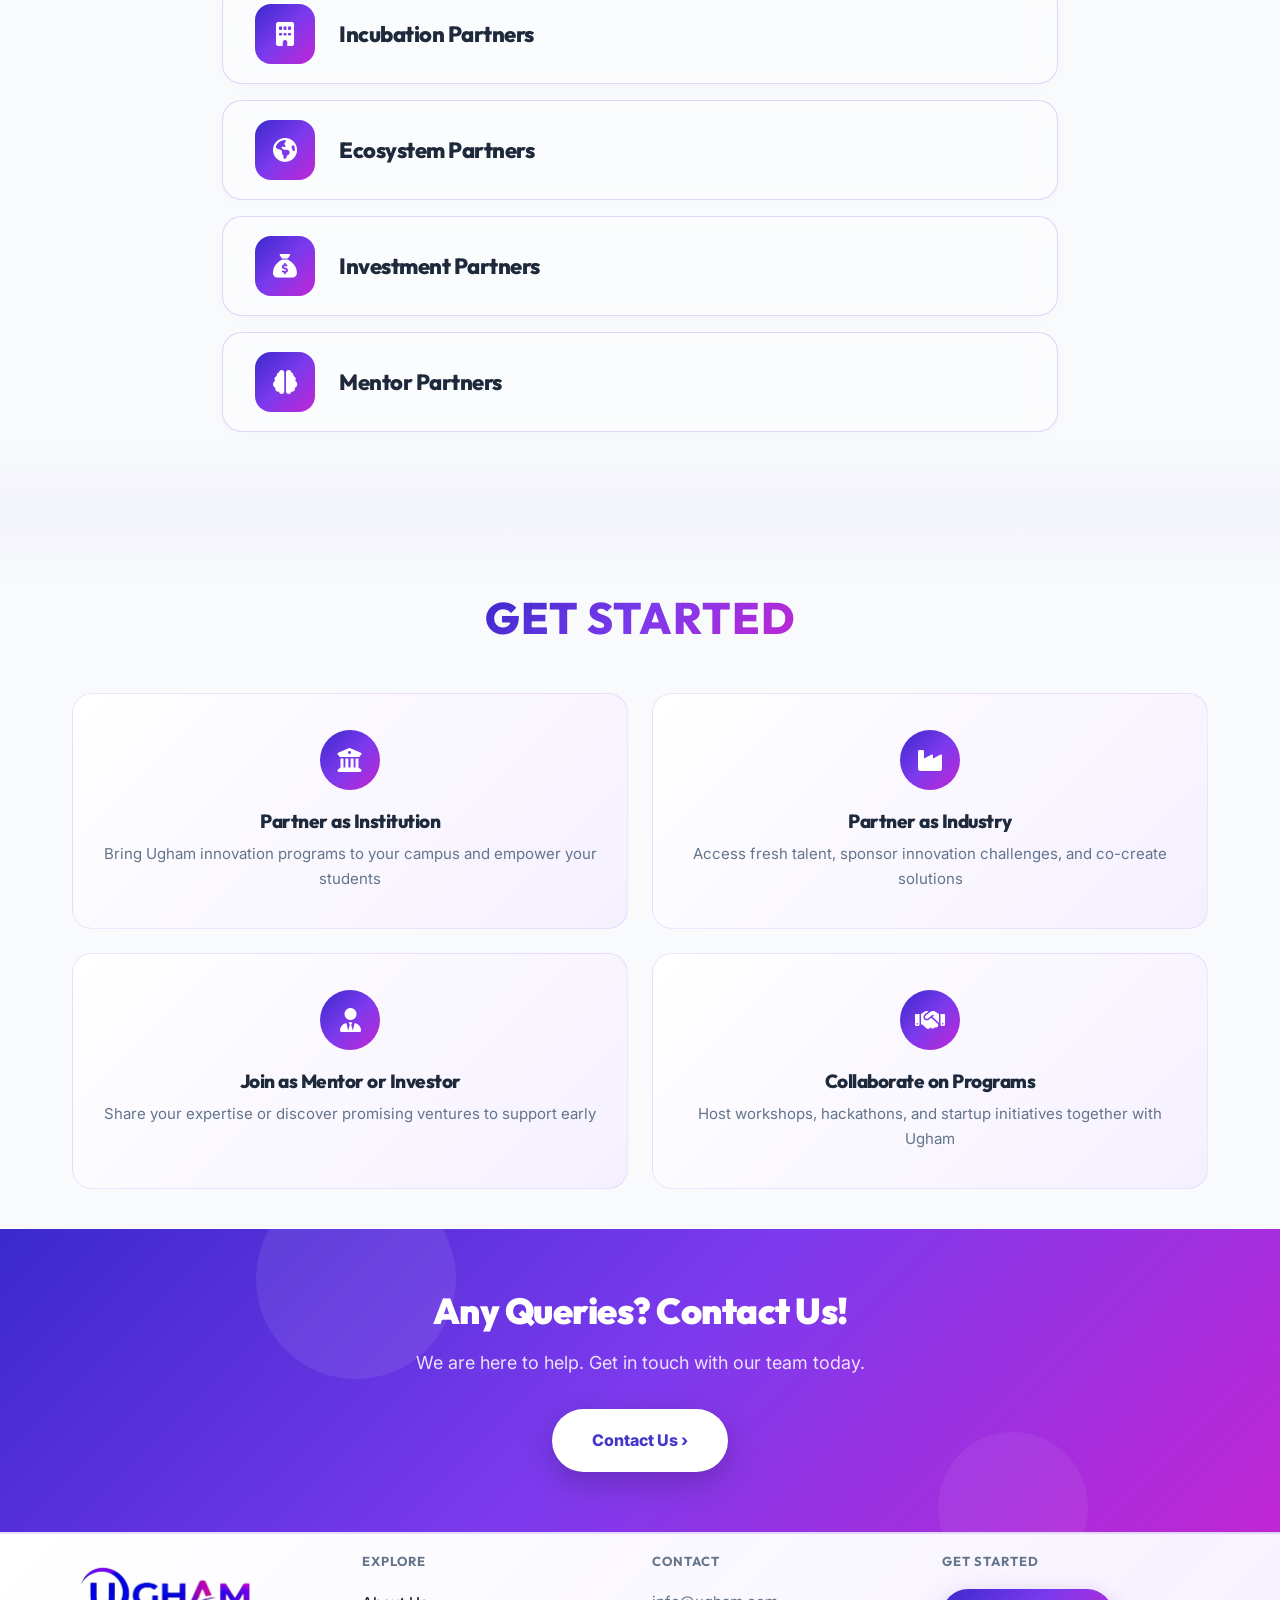
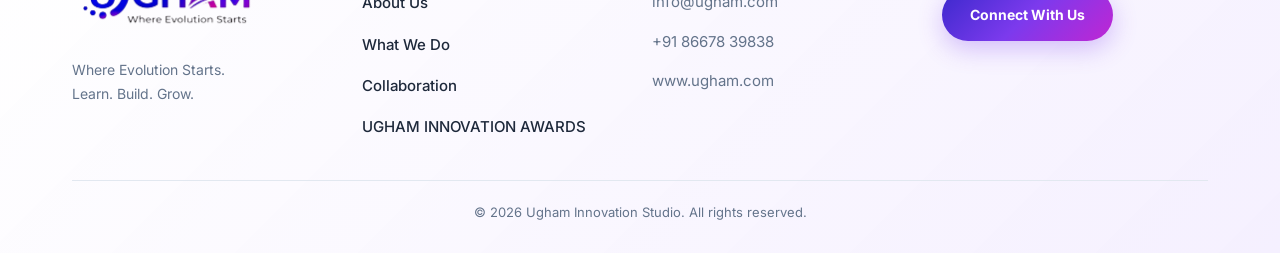
<file: collaboration.html>
<!DOCTYPE html><html lang="en"><head>
<meta charset="UTF-8"><meta name="viewport" content="width=device-width, initial-scale=1.0">
<title>Collaboration &mdash; Ugham</title>
<meta name="description" content="Partner with Ugham to empower the next generation of innovators.">
<link rel="stylesheet" href="assets/css/style.css?v=344">
</head><body>
<div id="page-transition" class="page-transition-overlay"></div>
<canvas id="neuralCanvas"></canvas>
<nav id="navbar">
  <div class="nav-inner">
    <a href="index.html" style="display:flex;align-items:center;text-decoration:none;">
      <img src="assets/img/logo.png" alt="Ugham" style="height:90px;object-fit:contain;transform:scale(1.1);">
    </a>
    <ul class="nav-links" id="navLinks">
      <li><a href="index.html">Home</a></li>
      <li><a href="about.html">About Us</a></li>
      <li><a href="what-we-do.html">What We Do</a></li>
      <li><a href="collaboration.html">Collaboration</a></li>
      <li><a href="awards.html">UGHAM INNOVATION AWARDS</a></li>
      <li><a href="contact.html">Contact</a></li>
      <li><a href="#" class="nav-login">Login</a></li>
    </ul>
    <button class="menu-toggle" id="menuToggle" aria-label="Menu">&#9776;</button>
  </div>
</nav>

<!-- HERO -->
<section class="page-hero" style="text-align:center;">
  <div class="hero-glow glow-1"></div>
  <div class="hero-glow glow-2"></div>
  <div class="container page-hero-content">
<h1 class="huge-text hero-evolution anim-el scale-up del-1" style="margin-bottom:24px;">Collaboration</h1>
    <p class="anim-el slide-up-fade del-2" style="font-size:20px;color:var(--muted);max-width:700px;margin:0 auto;">At Ugham, innovation grows through collaboration. We partner with institutions, industry leaders, incubators, investors, and experts to empower the next generation of innovators.</p>
  </div>
</section>

<!-- WHO CAN COLLABORATE -->
<div class="section-flow" style="padding:80px 0;position:relative;">
  <div class="container" style="position:relative;z-index:1;">
    <div class="text-center anim-el fade-up" style="margin-bottom:48px;">
      <h2 class="section-title">WHO CAN COLLABORATE</h2>
    </div>
    <div class="holo-grid anim-el blur-in del-1">
      <div class="holo-card">
        <div class="holo-icon"><i class="fa-solid fa-building-columns"></i></div>
        <h4>Educational Institutions</h4>
        <p>Integrate innovation programs into your academic ecosystem</p>
      </div>
      <div class="holo-card">
        <div class="holo-icon"><i class="fa-solid fa-industry"></i></div>
        <h4>Industry Partners</h4>
        <p>Connect with fresh talent and innovative student solutions</p>
      </div>
      <div class="holo-card">
        <div class="holo-icon"><i class="fa-solid fa-rocket"></i></div>
        <h4>Incubation Centers</h4>
        <p>Provide spaces and mentorship for emerging startups</p>
      </div>
      <div class="holo-card">
        <div class="holo-icon"><i class="fa-solid fa-landmark"></i></div>
        <h4>Government Bodies</h4>
        <p>Enable policy support and startup ecosystem development</p>
      </div>
      <div class="holo-card">
        <div class="holo-icon"><i class="fa-solid fa-sack-dollar"></i></div>
        <h4>Investors</h4>
        <p>Discover and fund promising student led ventures early</p>
      </div>
      <div class="holo-card">
        <div class="holo-icon"><i class="fa-solid fa-chalkboard-user"></i></div>
        <h4>Mentors</h4>
        <p>Guide the next generation with your domain expertise</p>
      </div>
    </div>
  </div>
</div>

<!-- WHY PARTNER WITH UGHAM (Zigzag Books) -->
<div class="section-flow" style="padding:80px 0;position:relative;">
  <div class="container" style="position:relative;z-index:1;max-width:800px;">
    <div class="text-center anim-el fade-up" style="margin-bottom:48px;">
      <h2 class="section-title">WHY PARTNER WITH UGHAM</h2>
    </div>
    <div class="zigzag-books anim-el swing-in del-1">
      <div class="book-card">
        <div class="book-cover"><div class="book-cover-content"><i class="fa-solid fa-users-viewfinder"></i><h4>Access Talent</h4></div></div>
        <div class="book-inside"><p>Direct access to high-potential student innovators and talent scouting opportunities.</p></div>
      </div>
      <div class="book-card">
        <div class="book-cover"><div class="book-cover-content"><i class="fa-solid fa-bullhorn"></i><h4>Brand Visibility</h4></div></div>
        <div class="book-inside"><p>Enhance your brand visibility across active student innovation platforms.</p></div>
      </div>
      <div class="book-card">
        <div class="book-cover"><div class="book-cover-content"><i class="fa-solid fa-lightbulb"></i><h4>Early Access</h4></div></div>
        <div class="book-inside"><p>Early access to breakthrough products, startup ventures, and new technologies.</p></div>
      </div>
      <div class="book-card">
        <div class="book-cover"><div class="book-cover-content"><i class="fa-solid fa-handshake-angle"></i><h4>Advisory Roles</h4></div></div>
        <div class="book-inside"><p>Long-term advisory and meaningful collaboration opportunities with founders.</p></div>
      </div>
    </div>
  </div>
</div>

<!-- COLLABORATION PHOTOS -->
<div class="container anim-el slide-fade-up" style="padding:50px 0;">
  <div class="grid-2" style="align-items:center;gap:40px;">
    <div class="photo-glass-frame">
      <img src="assets/img/collab-1.jpg" alt="Ugham Collaboration Partners">
      <div class="photo-caption">Strategic Partnership at Amrita University</div>
    </div>
    <div class="photo-glass-frame">
      <img src="assets/img/workshop-2.jpg" alt="Ugham Workshop Session">
      <div class="photo-caption">Mentorship Driven Workshop Session</div>
    </div>
  </div>
</div>

<!-- OUR PARTNERSHIP OPPORTUNITIES (Sliding Glass Strips) -->
<div class="section-flow" style="padding:80px 0;position:relative;">
  <div class="container" style="position:relative;z-index:1;max-width:900px;">
    <h2 class="section-title anim-el slide-fade-up" style="margin-bottom:50px;">OUR PARTNERSHIP OPPORTUNITIES</h2>
    <div class="glass-strip-container anim-el slide-fade-up del-1">
      <div class="glass-strip">
        <div class="strip-icon"><i class="fa-solid fa-industry"></i></div>
        <div class="strip-content">
          <div class="strip-header"><h4 class="strip-title">Industry Partners</h4></div>
          <div class="strip-desc">Support innovation through cutting-edge technology, expert mentorship, and practical internships.</div>
        </div>
        <div class="strip-separator"></div>
      </div>
      <div class="glass-strip">
        <div class="strip-icon"><i class="fa-solid fa-building"></i></div>
        <div class="strip-content">
          <div class="strip-header"><h4 class="strip-title">Incubation Partners</h4></div>
          <div class="strip-desc">Provide physical incubation spaces, dedicated mentorship, and rapid scaling support.</div>
        </div>
        <div class="strip-separator"></div>
      </div>
      <div class="glass-strip">
        <div class="strip-icon"><i class="fa-solid fa-earth-americas"></i></div>
        <div class="strip-content">
          <div class="strip-header"><h4 class="strip-title">Ecosystem Partners</h4></div>
          <div class="strip-desc">Enable awareness, navigate policy guidance, and bolster overall startup ecosystem support.</div>
        </div>
        <div class="strip-separator"></div>
      </div>
      <div class="glass-strip">
        <div class="strip-icon"><i class="fa-solid fa-sack-dollar"></i></div>
        <div class="strip-content">
          <div class="strip-header"><h4 class="strip-title">Investment Partners</h4></div>
          <div class="strip-desc">Discover, evaluate, and invest in high-potential student startups and disruptive products.</div>
        </div>
        <div class="strip-separator"></div>
      </div>
      <div class="glass-strip">
        <div class="strip-icon"><i class="fa-solid fa-brain"></i></div>
        <div class="strip-content">
          <div class="strip-header"><h4 class="strip-title">Mentor Partners</h4></div>
          <div class="strip-desc">Guide the next generation of ambitious innovators with specialized domain expertise.</div>
        </div>
        <div class="strip-separator"></div>
      </div>
    </div>
  </div>
</div>

<!-- GET STARTED (Separate Islands) -->
<div class="section-flow" style="padding:80px 0 60px;text-align:center;position:relative;">
  <div class="container" style="position:relative;z-index:1;">
    <h2 class="section-title anim-el slide-fade-up" style="margin-bottom:48px;">GET STARTED</h2>
    <div class="collab-islands anim-el blur-in del-1">
      <div class="collab-island">
        <div class="ci-icon"><i class="fa-solid fa-building-columns"></i></div>
        <h4>Partner as Institution</h4>
        <p>Bring Ugham innovation programs to your campus and empower your students</p>
      </div>
      <div class="collab-island">
        <div class="ci-icon"><i class="fa-solid fa-industry"></i></div>
        <h4>Partner as Industry</h4>
        <p>Access fresh talent, sponsor innovation challenges, and co-create solutions</p>
      </div>
      <div class="collab-island">
        <div class="ci-icon"><i class="fa-solid fa-user-tie"></i></div>
        <h4>Join as Mentor or Investor</h4>
        <p>Share your expertise or discover promising ventures to support early</p>
      </div>
      <div class="collab-island">
        <div class="ci-icon"><i class="fa-solid fa-handshake"></i></div>
        <h4>Collaborate on Programs</h4>
        <p>Host workshops, hackathons, and startup initiatives together with Ugham</p>
      </div>
    </div>
    <div style="margin-top:40px;">
      
    </div>
  </div>
</div>


<!-- CONTACT CTA STRIP -->
<div class="cta-contact-strip" style="background:var(--grad);padding:60px 0;text-align:center;position:relative;overflow:hidden;">
  <div class="cta-glow-orb" style="position:absolute;top:-50px;left:20%;width:200px;height:200px;background:rgba(255,255,255,0.08);border-radius:50%;"></div>
  <div class="cta-glow-orb" style="position:absolute;bottom:-50px;right:15%;width:150px;height:150px;background:rgba(255,255,255,0.06);border-radius:50%;"></div>
  <div class="container" style="position:relative;z-index:1;">
    <h3 style="color:white;font-size:clamp(24px,4vw,36px);font-weight:900;margin-bottom:16px;font-family:'Outfit',sans-serif;">Any Queries? Contact Us!</h3>
    <p style="color:rgba(255,255,255,0.85);font-size:18px;margin-bottom:30px;">We are here to help. Get in touch with our team today.</p>
    <a href="contact.html" class="btn-primary" style="background:white;color:var(--primary);font-weight:800;padding:18px 40px;font-size:16px;box-shadow:0 10px 30px rgba(0,0,0,0.2);">Contact Us &#8250;</a>
  </div>
</div>

<footer style="background:var(--bg);padding:20px 0 30px;border-top:1px solid var(--border);position:relative;">
  <div class="container" style="position:relative;z-index:1;">
    <div class="grid-4" style="margin-bottom:40px;">
      <div><a href="index.html" style="display:inline-block;text-decoration:none;"><img src="assets/img/logo.png" alt="Ugham" style="height:80px;margin-bottom:16px;object-fit:contain;"></a><p style="color:var(--muted);font-size:14px;">Where Evolution Starts.<br>Learn. Build. Grow.</p></div>
      <div><h4 style="text-transform:uppercase;letter-spacing:1px;font-size:13px;color:var(--muted);margin-bottom:20px;">Explore</h4><ul style="list-style:none;display:flex;flex-direction:column;gap:14px;"><li><a href="about.html" style="color:var(--text);text-decoration:none;font-size:15px;font-weight:500;">About Us</a></li><li><a href="what-we-do.html" style="color:var(--text);text-decoration:none;font-size:15px;font-weight:500;">What We Do</a></li><li><a href="collaboration.html" style="color:var(--text);text-decoration:none;font-size:15px;font-weight:500;">Collaboration</a></li><li><a href="awards.html" style="color:var(--text);text-decoration:none;font-size:15px;font-weight:500;">UGHAM INNOVATION AWARDS</a></li></ul></div>
      <div><h4 style="text-transform:uppercase;letter-spacing:1px;font-size:13px;color:var(--muted);margin-bottom:20px;">Contact</h4><ul style="list-style:none;display:flex;flex-direction:column;gap:14px;color:var(--muted);font-size:15px;"><li>info@ugham.com</li><li>+91 86678 39838</li><li>www.ugham.com</li></ul></div>
      <div><h4 style="text-transform:uppercase;letter-spacing:1px;font-size:13px;color:var(--muted);margin-bottom:20px;">Get Started</h4><a href="contact.html" class="btn-primary" style="padding:14px 28px;font-size:14px;">Connect With Us</a></div>
    </div>
    <div style="border-top:1px solid var(--border);padding-top:20px;text-align:center;color:var(--muted);font-size:13px;"><p>&copy; 2026 Ugham Innovation Studio. All rights reserved.</p></div>
  </div>
</footer>
<script src="assets/js/main.js?v=344"></script>
<script>
// NeuralLines + ParticleDepth + GlowTrails (Unique to Collab page)
const neuralCanvas = document.getElementById('neuralCanvas');
if (neuralCanvas) {
  const ctx = neuralCanvas.getContext('2d');
  let w, h;
  const nodes = [];
  const particleCount = 60;
  
  function resizeNeural() {
    w = neuralCanvas.width = window.innerWidth;
    h = neuralCanvas.height = window.innerHeight;
  }
  window.addEventListener('resize', resizeNeural);
  resizeNeural();

  for (let i = 0; i < particleCount; i++) {
    nodes.push({
      x: Math.random() * w, y: Math.random() * h,
      vx: (Math.random() - 0.5) * 0.8, vy: (Math.random() - 0.5) * 0.8,
      size: Math.random() * 2 + 1, baseAlpha: Math.random() * 0.5 + 0.1
    });
  }

  function drawNeural() {
    ctx.clearRect(0, 0, w, h);
    nodes.forEach(n => {
      n.x += n.vx; n.y += n.vy;
      if (n.x < 0 || n.x > w) n.vx *= -1;
      if (n.y < 0 || n.y > h) n.vy *= -1;
    });
    const maxDist = 150;
    ctx.lineWidth = 1;
    for (let i = 0; i < nodes.length; i++) {
      for (let j = i + 1; j < nodes.length; j++) {
        const dx = nodes[i].x - nodes[j].x;
        const dy = nodes[i].y - nodes[j].y;
        const dist = Math.sqrt(dx * dx + dy * dy);
        if (dist < maxDist) {
          const alpha = (1 - dist / maxDist) * 0.2;
          ctx.beginPath();
          ctx.moveTo(nodes[i].x, nodes[i].y);
          ctx.lineTo(nodes[j].x, nodes[j].y);
          const grad = ctx.createLinearGradient(nodes[i].x, nodes[i].y, nodes[j].x, nodes[j].y);
          grad.addColorStop(0, `rgba(124, 58, 237, ${alpha})`);
          grad.addColorStop(1, `rgba(192, 38, 211, ${alpha})`);
          ctx.strokeStyle = grad;
          ctx.stroke();
        }
      }
    }
    nodes.forEach(n => {
      ctx.beginPath();
      ctx.arc(n.x, n.y, n.size, 0, Math.PI * 2);
      ctx.fillStyle = `rgba(124, 58, 237, ${n.baseAlpha})`;
      ctx.fill();
      ctx.beginPath();
      ctx.arc(n.x, n.y, n.size * 3, 0, Math.PI * 2);
      ctx.fillStyle = `rgba(192, 38, 211, ${n.baseAlpha * 0.2})`;
      ctx.fill();
    });
    requestAnimationFrame(drawNeural);
  }
  drawNeural();
}
</script>
</body></html>
</file>
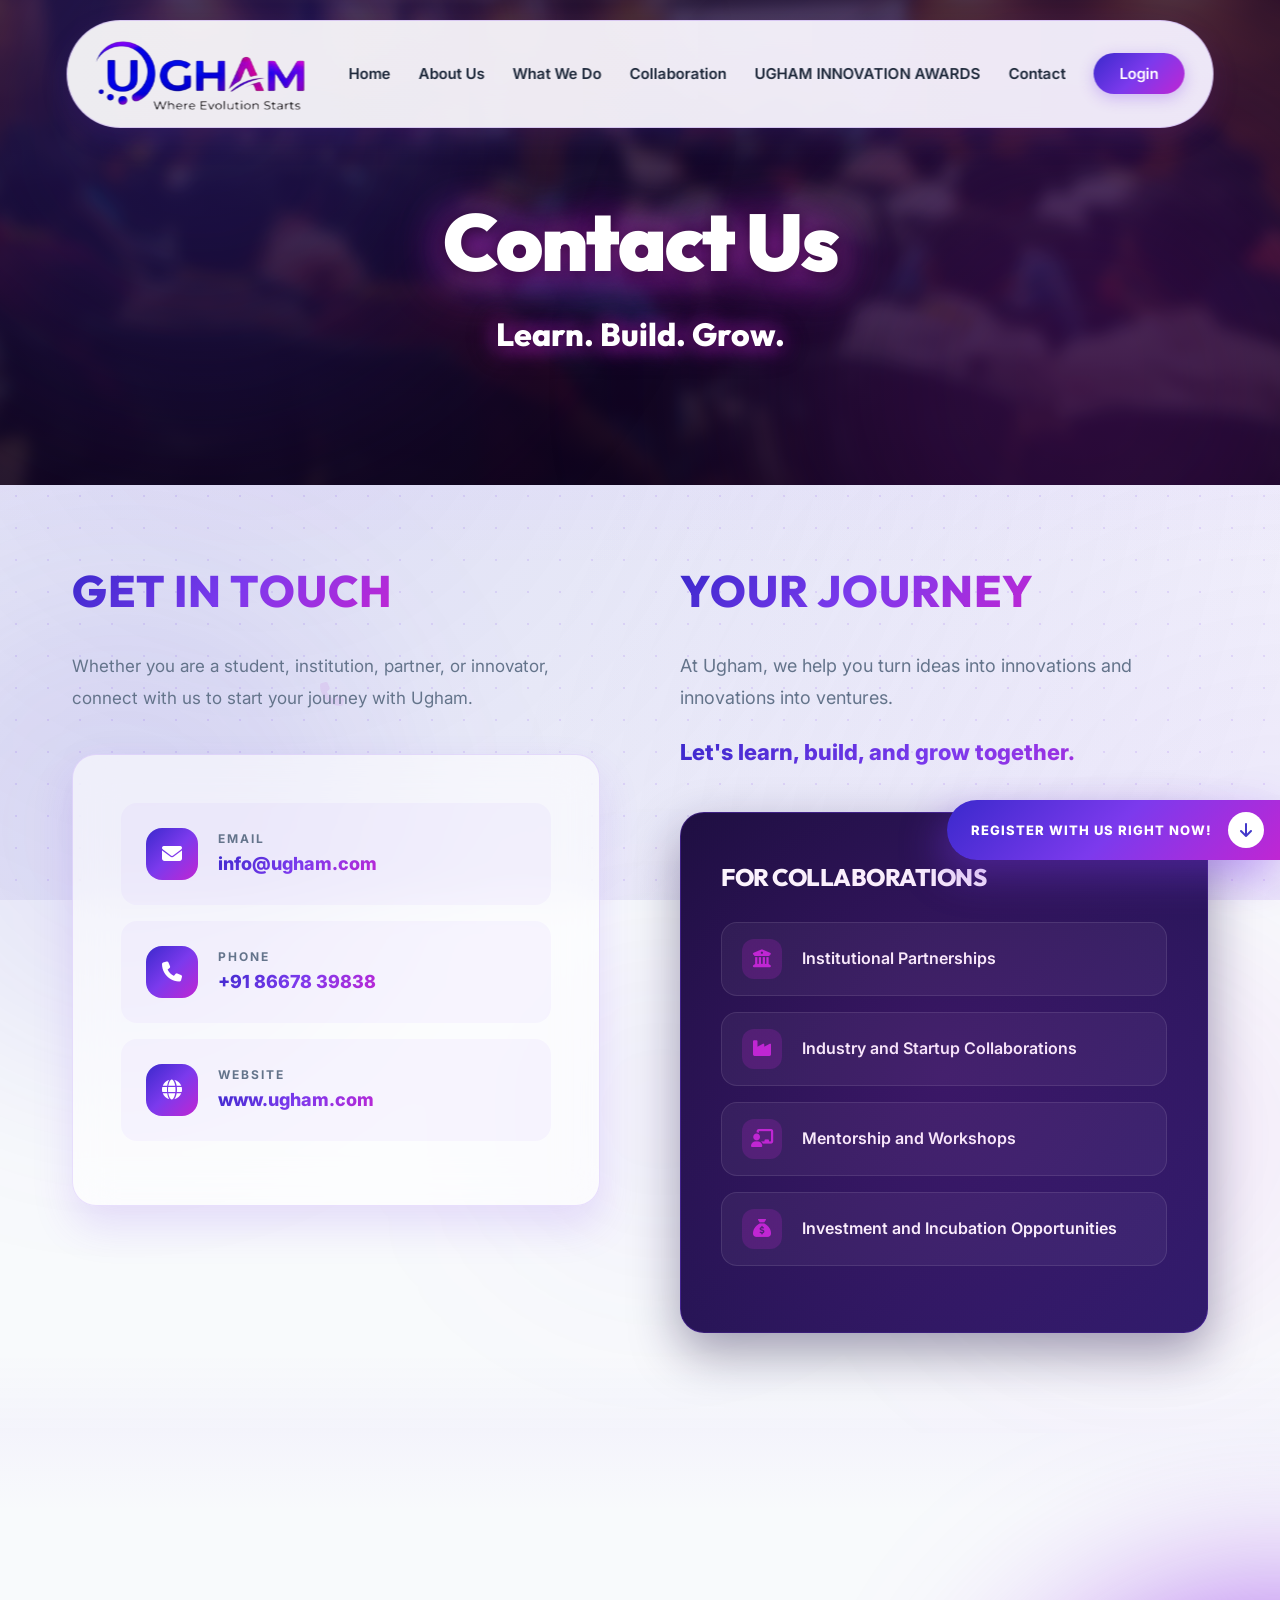
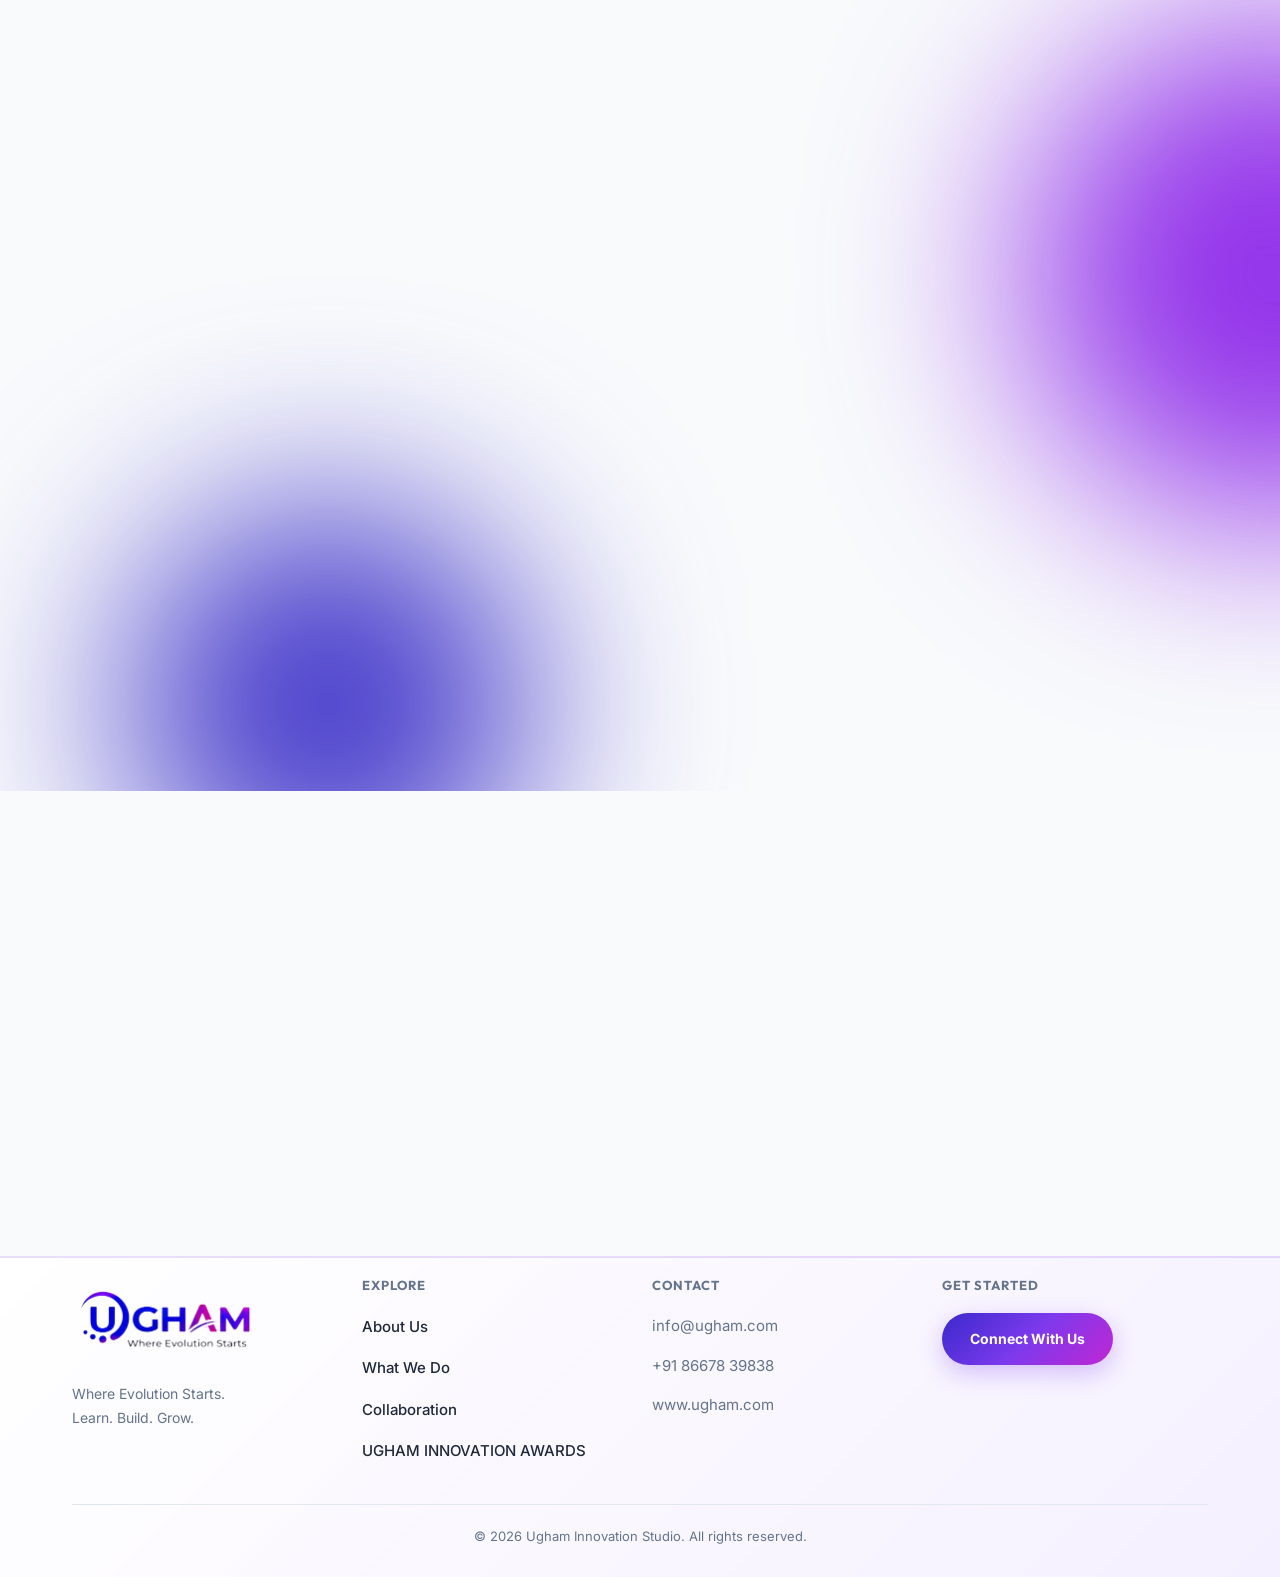
<file: contact.html>
<!DOCTYPE html><html lang="en"><head>
<meta charset="UTF-8"><meta name="viewport" content="width=device-width, initial-scale=1.0">
<title>Contact Us &mdash; Ugham</title>
<meta name="description" content="Connect with Ugham to start your innovation journey.">
<link rel="stylesheet" href="assets/css/style.css?v=344">
</head><body>
<div id="page-transition" class="page-transition-overlay"></div>
<div class="bg-icons-container">
  <div class="bg-icon" style="top:15%;left:10%;animation-duration:18s;"><i class="fa-solid fa-envelope"></i></div>
  <div class="bg-icon" style="top:50%;right:15%;animation-duration:22s;animation-delay:2s;"><i class="fa-solid fa-paper-plane"></i></div>
  <div class="bg-icon" style="top:75%;left:25%;animation-duration:20s;animation-delay:1s;"><i class="fa-solid fa-phone"></i></div>
</div>
<nav id="navbar">
  <div class="nav-inner">
    <a href="index.html" style="display:flex;align-items:center;text-decoration:none;">
      <img src="assets/img/logo.png" alt="Ugham" style="height:90px;object-fit:contain;transform:scale(1.1);">
    </a>
    <ul class="nav-links" id="navLinks">
      <li><a href="index.html">Home</a></li>
      <li><a href="about.html">About Us</a></li>
      <li><a href="what-we-do.html">What We Do</a></li>
      <li><a href="collaboration.html">Collaboration</a></li>
      <li><a href="awards.html">UGHAM INNOVATION AWARDS</a></li>
      <li><a href="contact.html">Contact</a></li>
      <li><a href="#" class="nav-login">Login</a></li>
    </ul>
    <button class="menu-toggle" id="menuToggle" aria-label="Menu">&#9776;</button>
  </div>
</nav>

<!-- HERO -->
<section class="page-hero" style="text-align:center;">
  <div class="hero-glow glow-1"></div>
  <div class="hero-glow glow-2"></div>
  <div class="container page-hero-content">
<h1 class="huge-text hero-evolution anim-el scale-up del-1" style="margin-bottom:20px;">Contact Us</h1>
    <p class="anim-el slide-up-fade del-2" style="font-size:clamp(22px, 3vw, 32px);font-weight:800;font-family:'Outfit',sans-serif;background:var(--grad-text);-webkit-background-clip:text;-webkit-text-fill-color:transparent;background-clip:text;margin:0 auto;">Learn. Build. Grow.</p>
  </div>
</section>

<!-- CONTACT DETAILS + JOURNEY -->
<div class="section-flow" style="padding:80px 0 100px;position:relative;">
  <div class="mesh-bg"><div class="orb orb-1"></div><div class="orb orb-2"></div><div class="orb orb-3"></div></div>
  <div class="container" style="position:relative;z-index:1;">
    <div class="grid-2" style="gap:80px;">
      <div class="anim-el slide-left del-1">
        <h2 class="section-title" style="margin-bottom:32px;">GET IN TOUCH</h2>
        <p style="font-size:17px;color:var(--muted);margin-bottom:40px;line-height:1.9;">Whether you are a student, institution, partner, or innovator, connect with us to start your journey with Ugham.</p>
        <div class="contact-glass">
          <div class="contact-info-block">
            <div class="ci-icon"><i class="fa-solid fa-envelope"></i></div>
            <div><div class="ci-label">Email</div><div class="ci-value">info@ugham.com</div></div>
          </div>
          <div class="contact-info-block">
            <div class="ci-icon"><i class="fa-solid fa-phone"></i></div>
            <div><div class="ci-label">Phone</div><div class="ci-value">+91 86678 39838</div></div>
          </div>
          <div class="contact-info-block">
            <div class="ci-icon"><i class="fa-solid fa-globe"></i></div>
            <div><div class="ci-label">Website</div><div class="ci-value">www.ugham.com</div></div>
          </div>
        </div>
      </div>
      <div class="anim-el slide-right del-2">
        <h2 class="section-title" style="margin-bottom:32px;">YOUR JOURNEY</h2>
        <p style="font-size:18px;line-height:1.8;margin-bottom:20px;color:var(--muted);">At Ugham, we help you turn ideas into innovations and innovations into ventures.</p>
        <p style="font-size:22px;font-weight:800;background:var(--grad-text);-webkit-background-clip:text;-webkit-text-fill-color:transparent;background-clip:text;margin-bottom:40px;">Let's learn, build, and grow together.</p>
        <div class="dark-glass-card">
          <h3>FOR COLLABORATIONS</h3>
          <div class="dark-glass-item"><i class="fa-solid fa-building-columns"></i><p>Institutional Partnerships</p></div>
          <div class="dark-glass-item"><i class="fa-solid fa-industry"></i><p>Industry and Startup Collaborations</p></div>
          <div class="dark-glass-item"><i class="fa-solid fa-chalkboard-user"></i><p>Mentorship and Workshops</p></div>
          <div class="dark-glass-item"><i class="fa-solid fa-sack-dollar"></i><p>Investment and Incubation Opportunities</p></div>
        </div>
      </div>
    </div>
  </div>
</div>


<!-- REGISTRATION FORM -->
<div id="registration-form" class="section-flow" style="padding:100px 0 120px;position:relative;background:var(--bg);">
  <div class="mesh-bg"><div class="orb orb-1" style="background:var(--secondary);left:80%;top:20%;"></div><div class="orb orb-2" style="background:var(--primary);left:10%;top:70%;"></div></div>
  <div class="container" style="position:relative;z-index:1;max-width:850px;">
    
    <!-- Floating side animations -->
    <div class="floating-side-anim left-side anim-el slide-left del-2"><i class="fa-solid fa-rocket"></i></div>
    <div class="floating-side-anim right-side anim-el slide-right del-3"><i class="fa-solid fa-lightbulb"></i></div>

    <div class="contact-glass anim-el fade-up del-1" style="padding:60px;border-radius:32px;box-shadow:0 30px 60px rgba(124,58,237,0.15);border:1px solid rgba(255,255,255,0.4);background:rgba(255,255,255,0.7);backdrop-filter:blur(20px);">
      <h2 class="section-title text-center" style="margin-bottom:12px;font-size:36px;">Partner With Us</h2>
      <p class="text-center" style="color:var(--muted);margin-bottom:50px;font-size:18px;max-width:600px;margin-left:auto;margin-right:auto;">Fill out the form below and our team will get back to you shortly to start your journey.</p>
      
      <form id="ughamContactForm" class="ugham-form">
        <div class="form-group">
          <label><i class="fa-regular fa-user" style="color:var(--primary);margin-right:8px;"></i> Full Name</label>
          <input type="text" name="name" required placeholder="Enter your full name">
        </div>
        
        <div class="grid-2" style="gap:24px;margin-bottom:0;">
          <div class="form-group">
            <label><i class="fa-regular fa-envelope" style="color:var(--primary);margin-right:8px;"></i> Email Address</label>
            <input type="email" name="email" required placeholder="you@example.com">
          </div>
          <div class="form-group">
            <label><i class="fa-solid fa-phone" style="color:var(--primary);margin-right:8px;"></i> Phone Number</label>
            <input type="tel" name="phone" required placeholder="+91 00000 00000">
          </div>
        </div>
        
        <div class="form-group">
          <label><i class="fa-solid fa-circle-question" style="color:var(--primary);margin-right:8px;"></i> Why do you want to contact us?</label>
          <div class="select-wrapper">
            <select name="reason" required>
              <option value="" disabled selected>Select an option...</option>
              <option value="Institutional Partnerships">Institutional Partnerships</option>
              <option value="Industry and Startup Collaborations">Industry and Startup Collaborations</option>
              <option value="Mentorship and Workshops">Mentorship and Workshops</option>
              <option value="Investment and Incubation Opportunities">Investment and Incubation Opportunities</option>
              <option value="Start a club in your college with us">Start a club in your college with us</option>
              <option value="Arrange an event with us">Arrange an event with us</option>
              <option value="Industry Partners">Industry Partners</option>
              <option value="Incubation Partners">Incubation Partners</option>
              <option value="Ecosystem Partners">Ecosystem Partners</option>
              <option value="Investment Partners">Investment Partners</option>
              <option value="Mentor Partners">Mentor Partners</option>
            </select>
            <i class="fa-solid fa-chevron-down select-icon"></i>
          </div>
        </div>
        
        <button type="submit" class="btn-primary w-100" style="margin-top:30px;padding:20px;font-size:18px;justify-content:center;border-radius:16px;">
          Submit Registration <i class="fa-solid fa-paper-plane" style="margin-left:12px;"></i>
        </button>
      </form>
      
      <div id="formSuccess" style="display:none;margin-top:30px;padding:24px;background:rgba(34,197,94,0.1);color:#16a34a;border-radius:16px;text-align:center;font-weight:700;font-size:18px;border:2px solid rgba(34,197,94,0.2);">
        <i class="fa-solid fa-circle-check" style="font-size:32px;display:block;margin-bottom:12px;"></i> 
        Awesome! Your registration has been received successfully.
      </div>
    </div>
  </div>
</div>

<!-- Floating Register Box (Only on Contact Page) -->
<a href="#registration-form" id="floatingRegisterBtn" class="floating-register-btn">
  <span>REGISTER WITH US RIGHT NOW!</span>
  <div class="arrow-circle"><i class="fa-solid fa-arrow-down fa-bounce"></i></div>
</a>

<!-- ATMOSPHERIC EVENT PHOTO -->
<div class="anim-el fade-up" style="position:relative;z-index:1;">
  <div class="photo-atmosphere">
    <div class="atmo-bg" style="background-image:url('assets/img/event-2.jpg');"></div>
    <div class="atmo-overlay"></div>
    <div class="atmo-content">
      <h2 class="section-title" style="margin-bottom:20px;font-size:36px;">INNOVATION STARTS HERE</h2>
      <p style="font-size:20px;max-width:600px;margin:0 auto 30px;line-height:1.7;">Join a community of thinkers, builders, and changemakers. Together, we create what's next.</p>
      <a href="collaboration.html" class="btn-primary" style="background:white;color:var(--primary);font-weight:800;">Explore Collaboration &#8250;</a>
    </div>
  </div>
</div>

<footer style="background:var(--bg);padding:20px 0 30px;border-top:1px solid var(--border);margin-top:40px;position:relative;">
  <div class="container" style="position:relative;z-index:1;">
    <div class="grid-4" style="margin-bottom:40px;">
      <div><a href="index.html" style="display:inline-block;text-decoration:none;"><img src="assets/img/logo.png" alt="Ugham" style="height:80px;margin-bottom:16px;object-fit:contain;"></a><p style="color:var(--muted);font-size:14px;">Where Evolution Starts.<br>Learn. Build. Grow.</p></div>
      <div><h4 style="text-transform:uppercase;letter-spacing:1px;font-size:13px;color:var(--muted);margin-bottom:20px;">Explore</h4><ul style="list-style:none;display:flex;flex-direction:column;gap:14px;"><li><a href="about.html" style="color:var(--text);text-decoration:none;font-size:15px;font-weight:500;">About Us</a></li><li><a href="what-we-do.html" style="color:var(--text);text-decoration:none;font-size:15px;font-weight:500;">What We Do</a></li><li><a href="collaboration.html" style="color:var(--text);text-decoration:none;font-size:15px;font-weight:500;">Collaboration</a></li><li><a href="awards.html" style="color:var(--text);text-decoration:none;font-size:15px;font-weight:500;">UGHAM INNOVATION AWARDS</a></li></ul></div>
      <div><h4 style="text-transform:uppercase;letter-spacing:1px;font-size:13px;color:var(--muted);margin-bottom:20px;">Contact</h4><ul style="list-style:none;display:flex;flex-direction:column;gap:14px;color:var(--muted);font-size:15px;"><li>info@ugham.com</li><li>+91 86678 39838</li><li>www.ugham.com</li></ul></div>
      <div><h4 style="text-transform:uppercase;letter-spacing:1px;font-size:13px;color:var(--muted);margin-bottom:20px;">Get Started</h4><a href="contact.html" class="btn-primary" style="padding:14px 28px;font-size:14px;">Connect With Us</a></div>
    </div>
    <div style="border-top:1px solid var(--border);padding-top:20px;text-align:center;color:var(--muted);font-size:13px;"><p>&copy; 2026 Ugham Innovation Studio. All rights reserved.</p></div>
  </div>
</footer>
<script src="assets/js/main.js?v=344"></script></body></html>
</file>
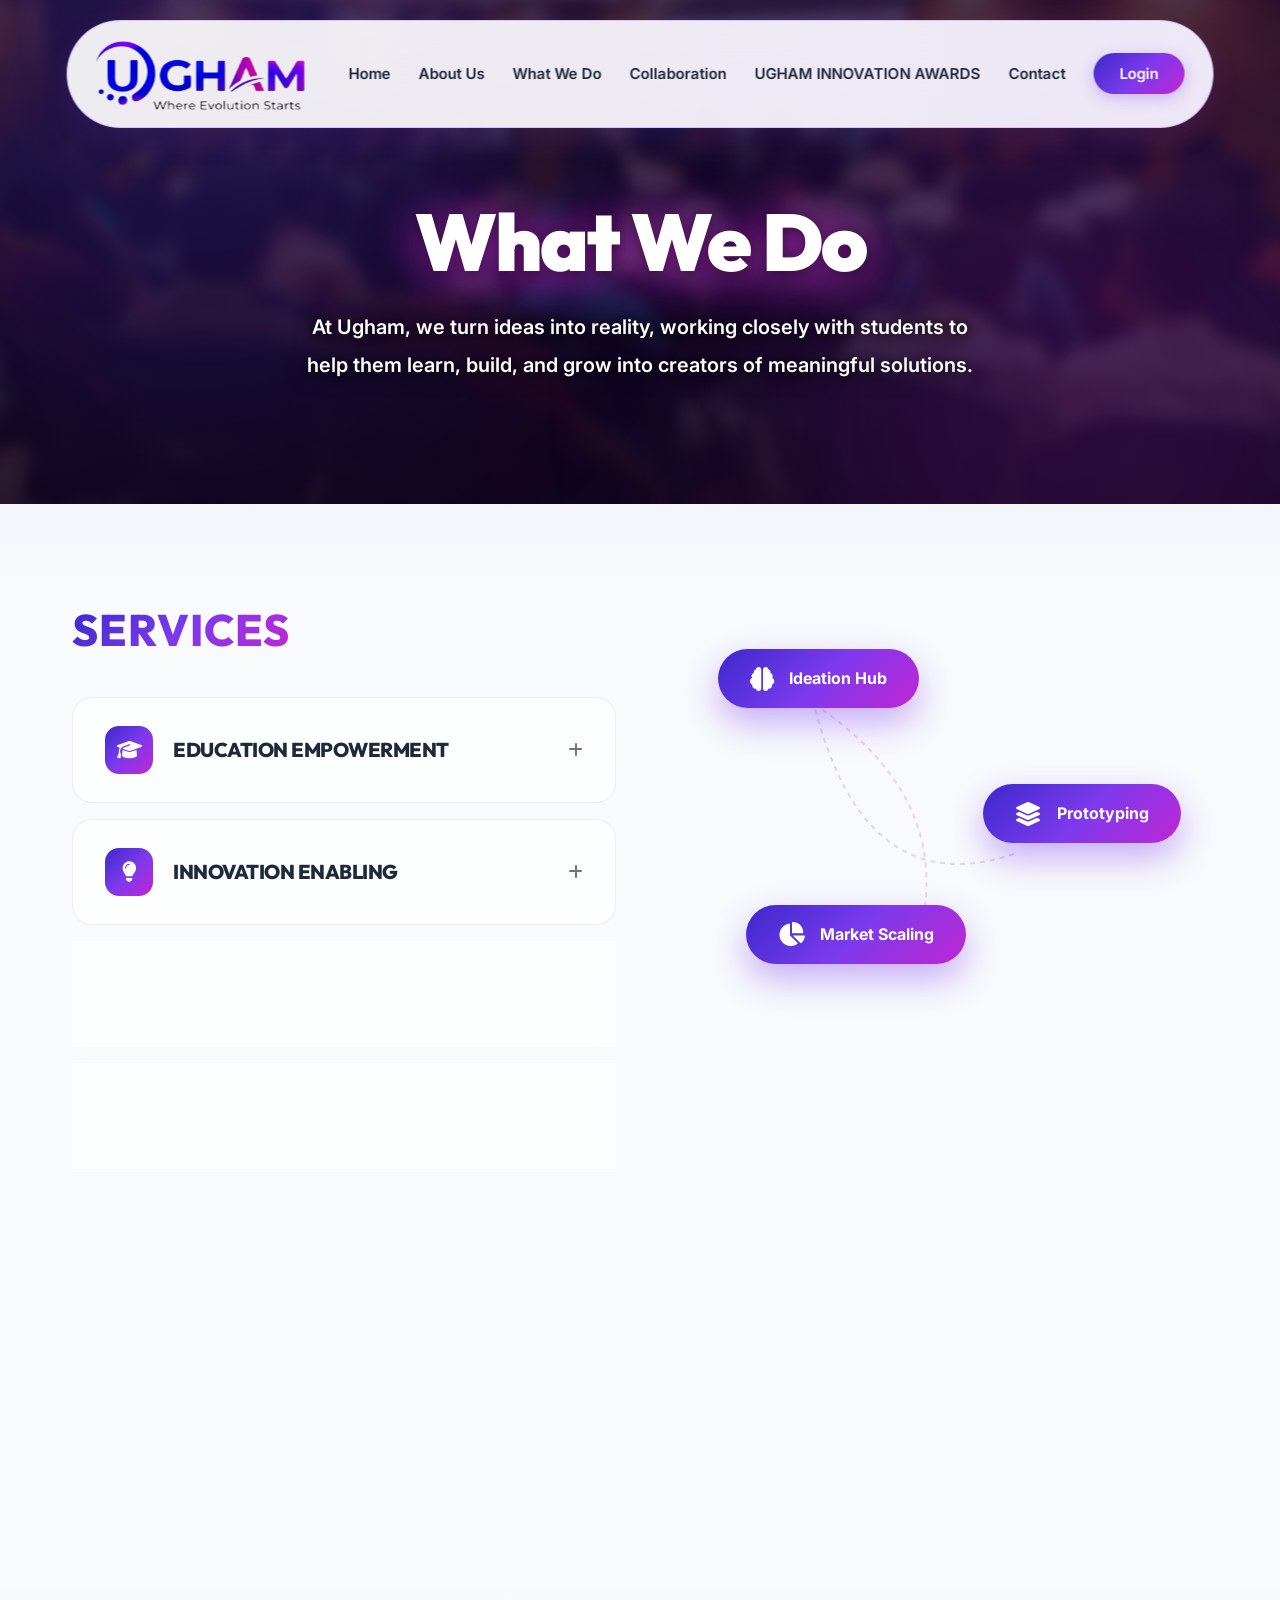
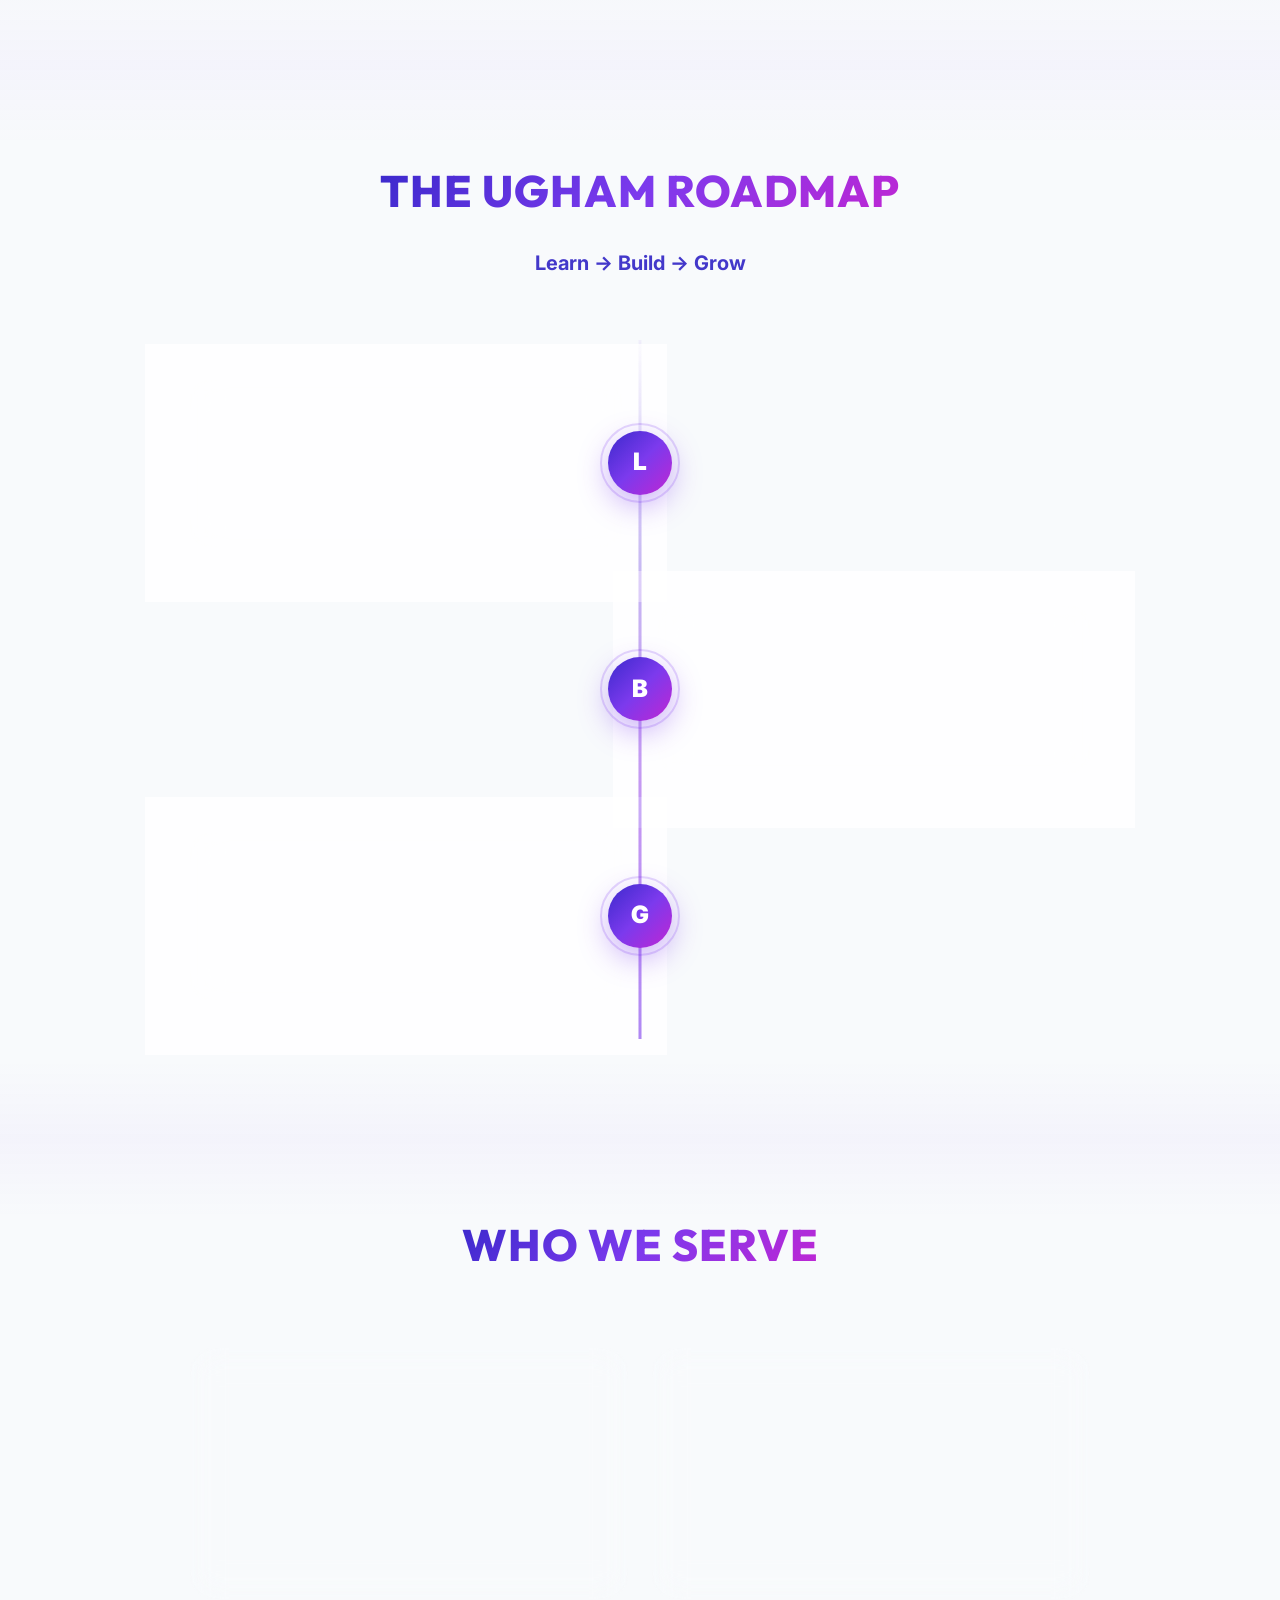
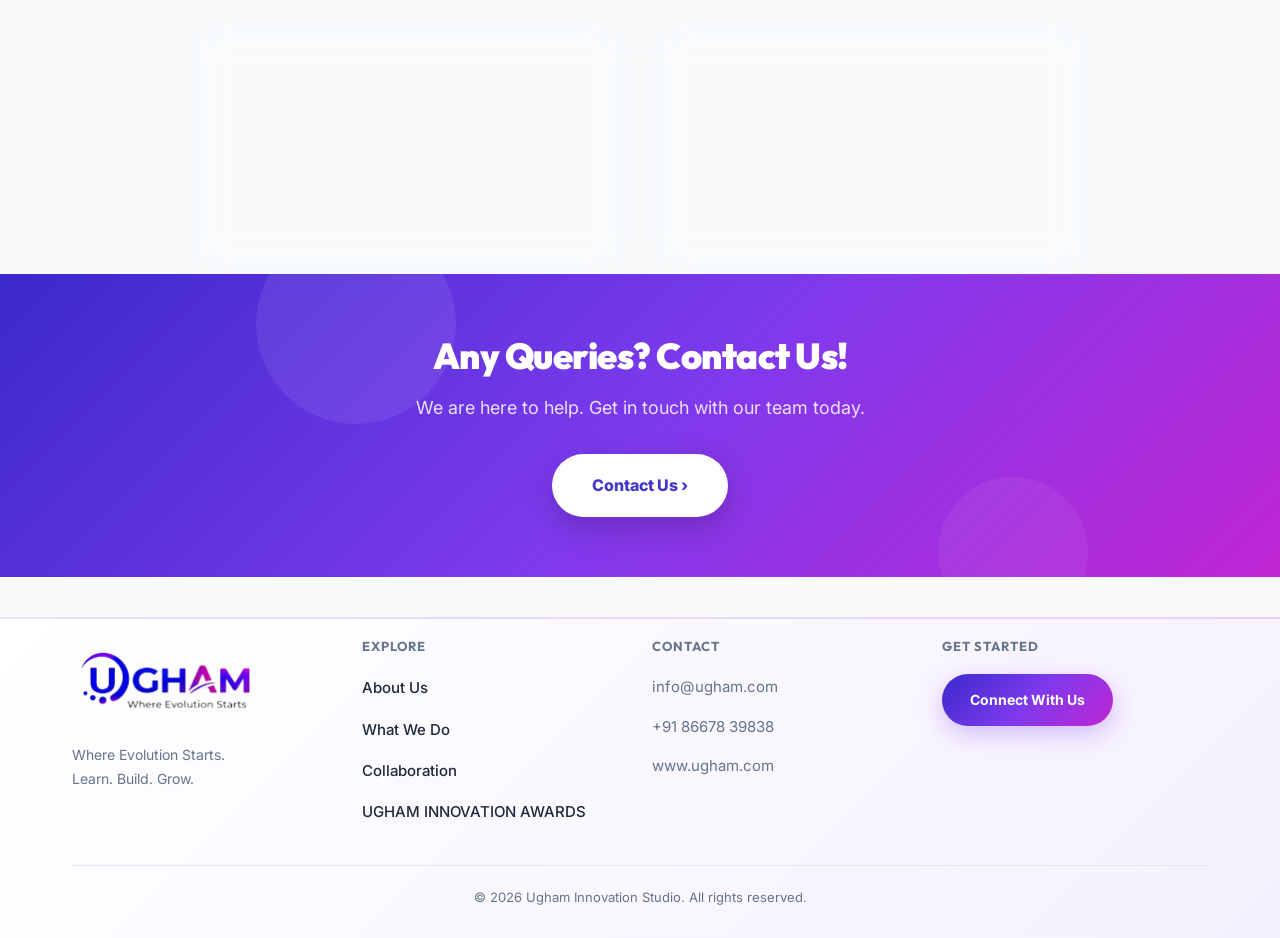
<file: what-we-do.html>
<!DOCTYPE html><html lang="en"><head>
<meta charset="UTF-8"><meta name="viewport" content="width=device-width, initial-scale=1.0">
<title>What We Do &mdash; Ugham</title>
<meta name="description" content="Discover how Ugham empowers students through education, innovation enabling, product building and venture creation.">
<link rel="stylesheet" href="assets/css/style.css?v=344">
</head><body>
<div id="page-transition" class="page-transition-overlay"></div>
<canvas id="liquidFog"></canvas>
<nav id="navbar">
  <div class="nav-inner">
    <a href="index.html" style="display:flex;align-items:center;text-decoration:none;">
      <img src="assets/img/logo.png" alt="Ugham" style="height:90px;object-fit:contain;transform:scale(1.1);">
    </a>
    <ul class="nav-links" id="navLinks">
      <li><a href="index.html">Home</a></li>
      <li><a href="about.html">About Us</a></li>
      <li><a href="what-we-do.html">What We Do</a></li>
      <li><a href="collaboration.html">Collaboration</a></li>
      <li><a href="awards.html">UGHAM INNOVATION AWARDS</a></li>
      <li><a href="contact.html">Contact</a></li>
      <li><a href="#" class="nav-login">Login</a></li>
    </ul>
    <button class="menu-toggle" id="menuToggle" aria-label="Menu">&#9776;</button>
  </div>
</nav>

<!-- HERO -->
<section class="page-hero" style="text-align:center;">
  <div class="hero-glow glow-1"></div>
  <div class="hero-glow glow-2"></div>
  <div class="container page-hero-content">
<h1 class="huge-text hero-evolution anim-el scale-up del-1" style="margin-bottom:24px;">What We Do</h1>
    <p class="anim-el warp-in del-2" style="font-size:20px;color:var(--muted);max-width:680px;margin:0 auto;">At Ugham, we turn ideas into reality, working closely with students to help them learn, build, and grow into creators of meaningful solutions.</p>
  </div>
</section>

<!-- SERVICES (Accordion) -->
<div class="section-flow" style="padding:100px 0;position:relative;background:var(--bg);">
  <div class="container">
    <div class="grid-2 align-center">
      
      <!-- Left Content (Accordions) -->
      <div>
        <h2 class="section-title anim-el clip-reveal" style="margin-bottom:40px;">SERVICES</h2>
        <div class="accordion-item anim-el unfold del-1">
          <div class="accordion-header" onclick="toggleAccordion(this)">
            <div class="acc-icon"><i class="fa-solid fa-graduation-cap"></i></div>
            <h4>EDUCATION EMPOWERMENT</h4>
            <i class="fa-solid fa-plus" style="color:var(--muted);"></i>
          </div>
          <div class="accordion-body"><div class="accordion-body-inner">We equip students with the right mindset, skills, and tools to think creatively and solve real-world problems.</div></div>
        </div>
        <div class="accordion-item anim-el unfold del-2">
          <div class="accordion-header" onclick="toggleAccordion(this)">
            <div class="acc-icon"><i class="fa-solid fa-lightbulb"></i></div>
            <h4>INNOVATION ENABLING</h4>
            <i class="fa-solid fa-plus" style="color:var(--muted);"></i>
          </div>
          <div class="accordion-body"><div class="accordion-body-inner">We create an ecosystem that nurtures experimentation, critical thinking, and breakthrough ideas.</div></div>
        </div>
        <div class="accordion-item anim-el unfold del-3">
          <div class="accordion-header" onclick="toggleAccordion(this)">
            <div class="acc-icon"><i class="fa-solid fa-hammer"></i></div>
            <h4>PRODUCT BUILDING</h4>
            <i class="fa-solid fa-plus" style="color:var(--muted);"></i>
          </div>
          <div class="accordion-body"><div class="accordion-body-inner">We help transform ideas into tangible products through structured guidance, mentorship, and hands-on support.</div></div>
        </div>
        <div class="accordion-item anim-el unfold del-4">
          <div class="accordion-header" onclick="toggleAccordion(this)">
            <div class="acc-icon"><i class="fa-solid fa-rocket"></i></div>
            <h4>VENTURE CREATION</h4>
            <i class="fa-solid fa-plus" style="color:var(--muted);"></i>
          </div>
          <div class="accordion-body"><div class="accordion-body-inner">We support students in shaping their innovations into scalable startups and sustainable ventures.</div></div>
        </div>
      </div>

      <!-- Right UI (Floating Tech Stack) -->
      <div class="services-ui-stack anim-el fade-up del-2">
        <div class="tech-card tc-1"><i class="fa-solid fa-brain"></i> Ideation Hub</div>
        <div class="tech-card tc-2"><i class="fa-solid fa-layer-group"></i> Prototyping</div>
        <div class="tech-card tc-3"><i class="fa-solid fa-chart-pie"></i> Market Scaling</div>
        <!-- Decorative connecting lines SVG -->
        <svg style="position:absolute;top:0;left:0;width:100%;height:100%;z-index:-1;opacity:0.2;">
          <path d="M 150 100 Q 300 200 250 350" stroke="#c026d3" stroke-width="2" fill="none" stroke-dasharray="5,5"/>
          <path d="M 350 250 Q 200 300 150 100" stroke="#7c3aed" stroke-width="2" fill="none" stroke-dasharray="5,5"/>
        </svg>
      </div>

    </div>
  </div>
</div>

<!-- TILTED WORKSHOP PHOTO -->
<div class="container anim-el warp-in" style="padding:40px 0;">
  <div class="grid-2" style="align-items:center;gap:48px;">
    <div class="photo-tilt">
      <img src="assets/img/final_photo_1.jpg" alt="Ugham Workshop">
    </div>
    <div class="photo-stacked">
      <img src="assets/img/final_photo_2.jpg" alt="Hands On Training">
    </div>
  </div>
</div>

<!-- THE UGHAM ROADMAP (Zigzag Path) -->
<div class="section-flow" style="padding:100px 0;position:relative;">
  <div class="container" style="position:relative;z-index:1;">
    <div class="text-center anim-el warp-in" style="margin-bottom:60px;">
      <h2 class="section-title">THE UGHAM ROADMAP</h2>
      <p style="color:var(--primary);font-weight:700;font-size:20px;margin-top:12px;">Learn &rarr; Build &rarr; Grow</p>
    </div>
    <div class="zigzag-path anim-el stagger-rise del-1">
      <div class="zigzag-node">
        <div class="zigzag-marker">L</div>
        <div class="zigzag-content">
          <h4>LEARN</h4>
          <p>Develop knowledge, explore ideas, and understand real-world challenges through structured learning programs</p>
        </div>
      </div>
      <div class="zigzag-node">
        <div class="zigzag-marker">B</div>
        <div class="zigzag-content">
          <h4>BUILD</h4>
          <p>Turn ideas into prototypes through guided execution, iteration, and hands-on mentorship support</p>
        </div>
      </div>
      <div class="zigzag-node">
        <div class="zigzag-marker">G</div>
        <div class="zigzag-content">
          <h4>GROW</h4>
          <p>Scale innovations into impactful solutions, startups, or ventures with ecosystem and investor access</p>
        </div>
      </div>
    </div>
  </div>
</div>

<!-- WHO WE SERVE (Spotlight Cards) -->
<div class="section-flow" style="padding:80px 0 120px;position:relative;">
  <div class="container" style="position:relative;z-index:1;">
    <div class="text-center anim-el clip-reveal" style="margin-bottom:60px;">
      <h2 class="section-title">WHO WE SERVE</h2>
    </div>
    <div class="spotlight-grid">
      <div class="spotlight-card anim-el warp-in del-1">
        <div class="sc-number">01</div>
        <div class="sc-icon"><i class="fa-solid fa-user-graduate"></i></div>
        <h4>Curious Students</h4>
        <p>Students driven by ideas and curiosity who are looking for the right platform to start their journey.</p>
      </div>
      <div class="spotlight-card anim-el warp-in del-2">
        <div class="sc-number">02</div>
        <div class="sc-icon"><i class="fa-solid fa-wand-magic-sparkles"></i></div>
        <h4>Aspiring Innovators</h4>
        <p>Problem-solvers wanting to learn the skills to turn complex challenges into elegant solutions.</p>
      </div>
      <div class="spotlight-card anim-el warp-in del-3">
        <div class="sc-number">03</div>
        <div class="sc-icon"><i class="fa-solid fa-compass"></i></div>
        <h4>Early Stage Builders</h4>
        <p>Founders and builders in the early stages who need direction, mentorship, and a structured path.</p>
      </div>
      <div class="spotlight-card anim-el warp-in del-4">
        <div class="sc-number">04</div>
        <div class="sc-icon"><i class="fa-solid fa-bullseye"></i></div>
        <h4>Young Entrepreneurs</h4>
        <p>Driven individuals aiming to create lasting impact and scale their innovations into real ventures.</p>
      </div>
    </div>
  </div>
</div>


<!-- CONTACT CTA STRIP -->
<div class="cta-contact-strip" style="background:var(--grad);padding:60px 0;text-align:center;position:relative;overflow:hidden;">
  <div class="cta-glow-orb" style="position:absolute;top:-50px;left:20%;width:200px;height:200px;background:rgba(255,255,255,0.08);border-radius:50%;"></div>
  <div class="cta-glow-orb" style="position:absolute;bottom:-50px;right:15%;width:150px;height:150px;background:rgba(255,255,255,0.06);border-radius:50%;"></div>
  <div class="container" style="position:relative;z-index:1;">
    <h3 style="color:white;font-size:clamp(24px,4vw,36px);font-weight:900;margin-bottom:16px;font-family:'Outfit',sans-serif;">Any Queries? Contact Us!</h3>
    <p style="color:rgba(255,255,255,0.85);font-size:18px;margin-bottom:30px;">We are here to help. Get in touch with our team today.</p>
    <a href="contact.html" class="btn-primary" style="background:white;color:var(--primary);font-weight:800;padding:18px 40px;font-size:16px;box-shadow:0 10px 30px rgba(0,0,0,0.2);">Contact Us &#8250;</a>
  </div>
</div>

<footer style="background:var(--bg);padding:20px 0 30px;border-top:1px solid var(--border);margin-top:40px;position:relative;">
  <div class="container" style="position:relative;z-index:1;">
    <div class="grid-4" style="margin-bottom:40px;">
      <div><a href="index.html" style="display:inline-block;text-decoration:none;"><img src="assets/img/logo.png" alt="Ugham" style="height:80px;margin-bottom:16px;object-fit:contain;"></a><p style="color:var(--muted);font-size:14px;">Where Evolution Starts.<br>Learn. Build. Grow.</p></div>
      <div><h4 style="text-transform:uppercase;letter-spacing:1px;font-size:13px;color:var(--muted);margin-bottom:20px;">Explore</h4><ul style="list-style:none;display:flex;flex-direction:column;gap:14px;"><li><a href="about.html" style="color:var(--text);text-decoration:none;font-size:15px;font-weight:500;">About Us</a></li><li><a href="what-we-do.html" style="color:var(--text);text-decoration:none;font-size:15px;font-weight:500;">What We Do</a></li><li><a href="collaboration.html" style="color:var(--text);text-decoration:none;font-size:15px;font-weight:500;">Collaboration</a></li><li><a href="awards.html" style="color:var(--text);text-decoration:none;font-size:15px;font-weight:500;">UGHAM INNOVATION AWARDS</a></li></ul></div>
      <div><h4 style="text-transform:uppercase;letter-spacing:1px;font-size:13px;color:var(--muted);margin-bottom:20px;">Contact</h4><ul style="list-style:none;display:flex;flex-direction:column;gap:14px;color:var(--muted);font-size:15px;"><li>info@ugham.com</li><li>+91 86678 39838</li><li>www.ugham.com</li></ul></div>
      <div><h4 style="text-transform:uppercase;letter-spacing:1px;font-size:13px;color:var(--muted);margin-bottom:20px;">Get Started</h4><a href="contact.html" class="btn-primary" style="padding:14px 28px;font-size:14px;">Connect With Us</a></div>
    </div>
    <div style="border-top:1px solid var(--border);padding-top:20px;text-align:center;color:var(--muted);font-size:13px;"><p>&copy; 2026 Ugham Innovation Studio. All rights reserved.</p></div>
  </div>
</footer>
<script src="assets/js/main.js?v=344"></script>
<script>
function toggleAccordion(header) {
  const item = header.parentElement;
  const body = item.querySelector('.accordion-body');
  const isOpen = item.classList.contains('open');
  document.querySelectorAll('.accordion-item.open').forEach(i => { i.classList.remove('open'); i.querySelector('.accordion-body').style.maxHeight = '0'; });
  if (!isOpen) { item.classList.add('open'); body.style.maxHeight = body.scrollHeight + 'px'; }
}

// LiquidFog + Dynamic Orbs BG
const fogCanvas = document.getElementById('liquidFog');
if (fogCanvas) {
  const ctx = fogCanvas.getContext('2d');
  let w, h, t = 0;
  const orbs = [];
  
  function resizeFog() {
    w = fogCanvas.width = window.innerWidth;
    h = fogCanvas.height = window.innerHeight;
  }
  window.addEventListener('resize', resizeFog);
  resizeFog();

  // Create dynamic orbs
  for (let i = 0; i < 6; i++) {
    orbs.push({
      x: Math.random() * w, y: Math.random() * h,
      r: Math.random() * 200 + 100,
      vx: (Math.random() - 0.5) * 0.5,
      vy: (Math.random() - 0.5) * 0.5,
      color: i % 3 === 0 ? [124,58,237] : i % 3 === 1 ? [192,38,211] : [67,56,202],
      phase: Math.random() * Math.PI * 2
    });
  }

  function drawFog() {
    ctx.clearRect(0, 0, w, h);
    t += 0.003;

    orbs.forEach(o => {
      o.x += o.vx + Math.sin(t + o.phase) * 0.3;
      o.y += o.vy + Math.cos(t + o.phase) * 0.3;
      if (o.x < -o.r) o.x = w + o.r;
      if (o.x > w + o.r) o.x = -o.r;
      if (o.y < -o.r) o.y = h + o.r;
      if (o.y > h + o.r) o.y = -o.r;

      const pulse = Math.sin(t * 2 + o.phase) * 0.3 + 0.7;
      const grad = ctx.createRadialGradient(o.x, o.y, 0, o.x, o.y, o.r * pulse);
      grad.addColorStop(0, `rgba(${o.color[0]},${o.color[1]},${o.color[2]},0.06)`);
      grad.addColorStop(0.5, `rgba(${o.color[0]},${o.color[1]},${o.color[2]},0.02)`);
      grad.addColorStop(1, 'transparent');
      ctx.fillStyle = grad;
      ctx.fillRect(0, 0, w, h);
    });

    requestAnimationFrame(drawFog);
  }
  drawFog();
}
</script>
</body></html>
</file>
<file: assets/css/style.css>
@import url('https://fonts.googleapis.com/css2?family=Inter:wght@300;400;500;600;700;800&family=Outfit:wght@300;400;500;600;700;800;900&display=swap');
@import url('https://cdnjs.cloudflare.com/ajax/libs/font-awesome/6.4.0/css/all.min.css');

:root {
  --primary: #4338CA;
  --secondary: #9333EA;
  --accent: #C026D3;
  --text: #1E293B;
  --muted: #64748B;
  --bg: #F8FAFC;
  --surface: #FFFFFF;
  --border: #E2E8F0;
  --grad: linear-gradient(135deg, #3B29CC 0%, #7C3AED 50%, #C026D3 100%);
  --grad-light: linear-gradient(135deg, rgba(59,41,204,0.08) 0%, rgba(192,38,211,0.08) 100%);
  --grad-text: linear-gradient(135deg, #3B29CC 0%, #7C3AED 50%, #C026D3 100%);
  --shadow-sm: 0 10px 30px rgba(124, 58, 237, 0.08);
  --shadow: 0 20px 40px rgba(124, 58, 237, 0.15);
  --shadow-hover: 0 30px 60px rgba(124, 58, 237, 0.3);
  --radius: 24px;
  --transition: all 0.5s cubic-bezier(0.22, 1, 0.36, 1);
}

*, *::before, *::after { box-sizing: border-box; margin: 0; padding: 0; }
html { scroll-behavior: smooth; }

body {
  font-family: 'Inter', sans-serif; color: var(--text); line-height: 1.7; overflow-x: hidden; -webkit-font-smoothing: antialiased;
  background-color: #F8FAFC; position: relative;
}
body::before {
  content: ''; position: fixed; inset: 0; z-index: -2; pointer-events: none;
  background-image: radial-gradient(rgba(124, 58, 237, 0.12) 1px, transparent 1px);
  background-size: 32px 32px;
}
body::after {
  content: ''; position: fixed; inset: 0; z-index: -1; pointer-events: none;
  background: radial-gradient(circle at 10% 20%, rgba(67, 56, 202, 0.15), transparent 40%),
    radial-gradient(circle at 90% 80%, rgba(192, 38, 211, 0.15), transparent 40%),
    radial-gradient(circle at 50% 50%, rgba(124, 58, 237, 0.1), transparent 50%);
  background-size: 200% 200%;
  animation: ambientAurora 15s ease-in-out infinite alternate;
}
@keyframes ambientAurora { 0%{background-position:0% 0%} 50%{background-position:100% 50%} 100%{background-position:0% 100%} }

/* FLOATING CSS ICONS BACKGROUND */
.bg-icons-container { position: fixed; inset: 0; z-index: -1; pointer-events: none; overflow: hidden; }
.bg-icon { position: absolute; font-size: 24px; color: rgba(192,38,211,0.15); animation: floatIcon linear infinite; opacity: 0.6; }
@keyframes floatIcon {
  0% { transform: translateY(0) rotate(0deg) scale(1); }
  50% { transform: translateY(-40px) rotate(180deg) scale(1.1); }
  100% { transform: translateY(0) rotate(360deg) scale(1); }
}

h1,h2,h3,h4,h5,h6 { font-family: 'Outfit', sans-serif; line-height: 1.2; letter-spacing: -0.5px; }
.container { max-width: 1200px; margin: 0 auto; padding: 0 32px; }
.text-center { text-align: center; }

/* PAGE TRANSITION */
.page-transition-overlay { position: fixed; top: 0; left: 0; right: 0; bottom: 0; background: #FFF; z-index: 999999; transform: scaleY(1); transform-origin: top; transition: transform 0.35s cubic-bezier(0.85,0,0.15,1); }
.page-transition-overlay.loaded { transform: scaleY(0); transform-origin: bottom; }
.page-transition-overlay.animating { transform: scaleY(1); transform-origin: top; }

/* NAVBAR */
#navbar { position: fixed; top: 20px; left: 50%; transform: translateX(-50%); z-index: 1000; width: max-content; max-width: 92%; transition: var(--transition); }
#navbar.scrolled { top: 10px; }
.nav-inner {
  background: linear-gradient(to right, rgba(255,255,255,0.92), rgba(245,240,255,0.96));
  backdrop-filter: blur(20px); -webkit-backdrop-filter: blur(20px);
  padding: 8px 28px; border-radius: 100px; display: flex; align-items: center; gap: 36px;
  border: 1px solid rgba(124,58,237,0.2); box-shadow: 0 10px 30px rgba(124,58,237,0.12);
}
.nav-links { display: flex; list-style: none; gap: 28px; align-items: center; }
.nav-links a { text-decoration: none; color: var(--text); font-weight: 600; font-size: 15px; transition: var(--transition); }
.nav-links a:hover { color: var(--primary); }
.nav-cta { background: var(--grad) !important; color: white !important; padding: 11px 26px !important; border-radius: 100px !important; font-weight: 600 !important; box-shadow: 0 4px 15px rgba(124,58,237,0.3); }
.nav-cta:hover { transform: translateY(-2px) !important; box-shadow: 0 8px 25px rgba(124,58,237,0.45) !important; }
.menu-toggle { display: none; background: none; border: none; font-size: 28px; color: var(--text); cursor: pointer; padding: 8px; }

/* FOOTER */
footer { background: linear-gradient(135deg, rgba(255,255,255,0.95), rgba(245,240,255,1)) !important; border-top: 2px solid rgba(124,58,237,0.15) !important; }

/* BUTTONS */
.btn-primary { background: var(--grad); color: white; padding: 18px 44px; border-radius: 100px; font-weight: 700; font-size: 16px; text-decoration: none; display: inline-flex; align-items: center; gap: 10px; transition: var(--transition); border: none; cursor: pointer; box-shadow: 0 8px 24px rgba(124,58,237,0.3); }
.btn-primary:hover { transform: translateY(-4px) scale(1.02); box-shadow: 0 16px 36px rgba(124,58,237,0.45); }
.btn-outline { display: inline-flex; align-items: center; gap: 8px; padding: 18px 36px; border-radius: 100px; border: 2px solid rgba(124,58,237,0.25); font-weight: 600; text-decoration: none; color: var(--primary); transition: var(--transition); background: transparent; }
.btn-outline:hover { background: rgba(124,58,237,0.06); border-color: var(--primary); }

/* TYPOGRAPHY & HERO */
.section-title { font-size: clamp(28px, 3.5vw, 44px); font-weight: 800; margin-bottom: 16px; text-transform: uppercase; letter-spacing: 1px; background: var(--grad-text); -webkit-background-clip: text; -webkit-text-fill-color: transparent; background-clip: text; display: inline-block; }
.section-label { font-size: 14px; font-weight: 800; letter-spacing: 3px; color: var(--primary); text-transform: uppercase; margin-bottom: 16px; display: inline-block; background: rgba(124,58,237,0.1); padding: 6px 16px; border-radius: 100px; }
.huge-text { font-size: clamp(42px, 6vw, 76px); font-weight: 900; line-height: 1.1; letter-spacing: -2px; }

.hero-evolution {
  font-size: clamp(48px, 8vw, 90px);
  background: linear-gradient(90deg, #3B29CC, #C026D3, #7C3AED, #3B29CC); background-size: 300% 100%;
  -webkit-background-clip: text; -webkit-text-fill-color: transparent; background-clip: text;
  animation: shineWave 4s linear infinite, floatPulse 3s ease-in-out infinite alternate;
  filter: drop-shadow(0px 10px 20px rgba(192,38,211,0.25));
}
@keyframes shineWave { 0%{background-position:0% 50%} 100%{background-position:100% 50%} }
@keyframes floatPulse { 0%{transform:translateY(0) scale(1)} 100%{transform:translateY(-8px) scale(1.02)} }

/* EXPERTISE CARDS */
.expertise-card { background: rgba(255,255,255,0.6); backdrop-filter: blur(20px); border-radius: var(--radius); padding: 40px 32px; border: 1px solid rgba(255,255,255,0.8); box-shadow: 0 15px 35px rgba(124,58,237,0.05); transition: all 0.5s cubic-bezier(0.175,0.885,0.32,1.275); position: relative; overflow: hidden; cursor: default; }
.expertise-card::before { content: ''; position: absolute; inset: 0; background: var(--grad); opacity: 0; transition: opacity 0.5s ease; z-index: 0; }
.expertise-card > * { position: relative; z-index: 1; transition: all 0.5s ease; }
.expertise-card:hover { transform: translateY(-15px) scale(1.03); box-shadow: 0 30px 60px rgba(124,58,237,0.25); border-color: transparent; }
.expertise-card:hover::before { opacity: 1; }
.expertise-card h4 { font-size: 22px; font-weight: 800; margin-bottom: 12px; background: var(--grad-text); -webkit-background-clip: text; -webkit-text-fill-color: transparent; background-clip: text; }
.expertise-card:hover h4 { -webkit-text-fill-color: white !important; }
.expertise-card p { color: var(--muted); font-size: 15px; line-height: 1.7; }
.expertise-card:hover p { color: rgba(255,255,255,0.9) !important; }
.expertise-icon { width: 70px; height: 70px; border-radius: 20px; background: var(--grad-light); display: flex; align-items: center; justify-content: center; margin-bottom: 28px; font-size: 32px; color: var(--primary); transition: var(--transition); }
.expertise-card:hover .expertise-icon { background: rgba(255,255,255,0.2); color: white; transform: rotate(10deg) scale(1.1); }

/* INTERACTIVE PANELS */
.interactive-panel { background: rgba(255,255,255,0.8); backdrop-filter: blur(10px); border-radius: var(--radius); padding: 40px; border: 1px solid rgba(124,58,237,0.1); box-shadow: var(--shadow-sm); position: relative; overflow: hidden; transition: var(--transition); }
.interactive-panel:hover { box-shadow: var(--shadow-hover); border-color: rgba(124,58,237,0.3); }
.feature-row { display: flex; align-items: center; gap: 16px; padding: 16px; margin-bottom: 12px; background: rgba(124,58,237,0.03); border-radius: 16px; border: 1px solid transparent; transition: var(--transition); cursor: default; }
.feature-row:hover { background: white; border-color: rgba(124,58,237,0.2); transform: translateX(10px); box-shadow: 0 10px 20px rgba(124,58,237,0.1); }
.feature-icon { width: 40px; height: 40px; border-radius: 12px; background: var(--grad-light); display: flex; align-items: center; justify-content: center; color: var(--primary); font-size: 18px; transition: var(--transition); flex-shrink: 0; }
.feature-row:hover .feature-icon { background: var(--grad); color: white; transform: scale(1.1) rotate(5deg); }
.feature-text { font-size: 16px; font-weight: 600; color: var(--text); }

/* DARK GLASS CARD */
.dark-glass-card { background: linear-gradient(135deg, #1a0e3e, #2d1b69); backdrop-filter: blur(20px); border-radius: var(--radius); padding: 50px 40px; border: 1px solid rgba(124,58,237,0.3); color: white; box-shadow: 0 20px 50px rgba(26,14,62,0.4); position: relative; overflow: hidden; }
.dark-glass-card::before { content: ''; position: absolute; top: -50%; left: -50%; width: 200%; height: 200%; background: radial-gradient(circle, rgba(192,38,211,0.15) 0%, transparent 60%); pointer-events: none; }
.dark-glass-card h3 { font-size: 24px; font-weight: 800; margin-bottom: 30px; }
.dark-glass-item { display: flex; align-items: center; gap: 20px; padding: 16px 20px; background: rgba(255,255,255,0.05); border-radius: 16px; margin-bottom: 16px; border: 1px solid rgba(255,255,255,0.1); transition: var(--transition); }
.dark-glass-item:hover { background: rgba(255,255,255,0.1); transform: translateX(10px); border-color: rgba(192,38,211,0.4); }
.dark-glass-item i { width: 40px; height: 40px; border-radius: 12px; background: rgba(192,38,211,0.2); display: flex; align-items: center; justify-content: center; color: #C026D3; font-size: 18px; flex-shrink: 0; }
.dark-glass-item p { margin: 0; font-weight: 600; font-size: 16px; }

/* LIGHT STEP CARD */
.light-step-card { background: rgba(255,255,255,0.9); border-radius: var(--radius); padding: 50px 40px; border: 1px solid rgba(124,58,237,0.15); box-shadow: var(--shadow); }
.step-item { display: flex; align-items: center; gap: 24px; margin-bottom: 30px; position: relative; }
.step-item:last-child { margin-bottom: 0; }
.step-item::before { content: ''; position: absolute; left: 24px; top: 50px; bottom: -30px; width: 3px; background: #e2e8f0; z-index: 0; }
.step-item::after { content: ''; position: absolute; left: 24px; top: 50px; bottom: -30px; width: 3px; background: var(--grad); z-index: 1; transform-origin: top; animation: flowDown 2.5s ease-in-out infinite; }
.step-item:last-child::before, .step-item:last-child::after { display: none; }
@keyframes flowDown { 0%{transform:scaleY(0);opacity:0} 50%{opacity:1} 100%{transform:scaleY(1);opacity:0} }
.step-number { width: 50px; height: 50px; border-radius: 50%; background: var(--grad); color: white; font-weight: 800; font-size: 18px; display: flex; align-items: center; justify-content: center; position: relative; z-index: 2; box-shadow: 0 10px 20px rgba(124,58,237,0.3); flex-shrink: 0; }
.step-content { font-size: 17px; font-weight: 600; color: var(--text); }

/* PARTNER */
.partner-flex { display: flex; flex-wrap: wrap; justify-content: center; gap: 24px; margin-bottom: 48px; }
.partner-card { background: rgba(255,255,255,0.7); backdrop-filter: blur(10px); border-radius: 20px; padding: 20px 24px; display: flex; align-items: center; gap: 16px; border: 1px solid rgba(124,58,237,0.2); box-shadow: var(--shadow-sm); transition: all 0.4s cubic-bezier(0.175,0.885,0.32,1.275); cursor: pointer; flex: 1 1 250px; max-width: 320px; }
.partner-card:hover { transform: translateY(-8px) scale(1.05); border-color: var(--primary); background: var(--grad); }
.partner-card:hover * { color: white !important; }
.partner-icon { width: 48px; height: 48px; border-radius: 14px; background: var(--grad-light); display: flex; align-items: center; justify-content: center; color: var(--primary); font-size: 20px; transition: var(--transition); flex-shrink: 0; }
.partner-card:hover .partner-icon { background: rgba(255,255,255,0.2); }
.partner-title { font-size: 17px; font-weight: 700; color: var(--text); transition: var(--transition); }

/* ORBIT CENTER LAYOUT (Why Us) */
.orbit-center-layout { display: flex; align-items: center; justify-content: space-between; gap: 20px; max-width: 1100px; margin: 0 auto; position: relative; }
.orbit-side { display: flex; flex-direction: column; gap: 40px; flex: 1; }
.side-left { align-items: flex-end; text-align: right; }
.side-right { align-items: flex-start; text-align: left; }
.side-item { background: rgba(255,255,255,0.7); padding: 20px 24px; border-radius: 20px; border: 1px solid rgba(124,58,237,0.2); box-shadow: var(--shadow-sm); display: flex; align-items: center; gap: 16px; transition: var(--transition); cursor: default; }
.side-left .side-item { flex-direction: row-reverse; }
.side-item:hover { transform: translateY(-5px); box-shadow: var(--shadow-hover); border-color: var(--accent); background: white; }
.side-item i { width: 50px; height: 50px; border-radius: 14px; background: var(--grad-light); display: flex; align-items: center; justify-content: center; color: var(--accent); font-size: 20px; }
.side-item:hover i { background: var(--grad); color: white; }
.side-item p { font-size: 16px; font-weight: 700; color: var(--text); margin: 0; }

.orbit-center-wrapper { flex: 0 0 450px; position: relative; display: flex; justify-content: center; align-items: center; }
.orbit-center-wrapper::before { content: ''; position: absolute; inset: -40px; border-radius: 50%; background: radial-gradient(circle, rgba(124,58,237,0.08) 30%, transparent 70%); animation: orbitGlow 4s ease-in-out infinite alternate; }
.orbit-center-wrapper::after { content: ''; position: absolute; inset: -60px; border-radius: 50%; border: 1px dashed rgba(124,58,237,0.15); animation: orbitRingSpin 30s linear infinite; }

@keyframes orbitGlow { 0%{transform:scale(1);opacity:0.6} 100%{transform:scale(1.15);opacity:1} }
@keyframes orbitRingSpin { 0%{transform:rotate(0deg)} 100%{transform:rotate(360deg)} }

/* UNIQUE SCROLL ANIMATIONS */
.anim-el { opacity: 0; transition: all 0.8s cubic-bezier(0.22,1,0.36,1); }
/* Previous ones */
.anim-el.slide-left { transform: translateX(-60px); } .anim-el.slide-left.visible { opacity: 1; transform: translateX(0); }
.anim-el.slide-right { transform: translateX(60px); } .anim-el.slide-right.visible { opacity: 1; transform: translateX(0); }
.anim-el.zoom-in { transform: scale(0.85); } .anim-el.zoom-in.visible { opacity: 1; transform: scale(1); }
.anim-el.fade-up { transform: translateY(40px); } .anim-el.fade-up.visible { opacity: 1; transform: translateY(0); }

/* New ones */
.anim-el.scale-up { transform: scale(0.7) translateY(40px); } .anim-el.scale-up.visible { opacity: 1; transform: scale(1) translateY(0); }
.anim-el.slide-up-fade { transform: translateY(80px); filter: blur(10px); } .anim-el.slide-up-fade.visible { opacity: 1; transform: translateY(0); filter: blur(0); }
.anim-el.scale-in { transform: scale(0.9); } .anim-el.scale-in.visible { opacity: 1; transform: scale(1); }
.anim-el.flip-in-y { transform: perspective(1000px) rotateY(45deg); opacity: 0; } .anim-el.flip-in-y.visible { transform: perspective(1000px) rotateY(0deg); opacity: 1; }
.anim-el.slide-down { transform: translateY(-40px); } .anim-el.slide-down.visible { opacity: 1; transform: translateY(0); }
.anim-el.blur-in { filter: blur(20px); opacity: 0; } .anim-el.blur-in.visible { filter: blur(0); opacity: 1; }
.anim-el.rotate-in-left { transform: rotate(-5deg) translateX(-40px); } .anim-el.rotate-in-left.visible { transform: rotate(0deg) translateX(0); opacity: 1; }
.anim-el.rotate-in-right { transform: rotate(5deg) translateX(40px); } .anim-el.rotate-in-right.visible { transform: rotate(0deg) translateX(0); opacity: 1; }
.anim-el.bounce-in { transform: scale(0.3); opacity: 0; } .anim-el.bounce-in.visible { transform: scale(1); opacity: 1; transition-timing-function: cubic-bezier(0.175, 0.885, 0.32, 1.275); }
.anim-el.pulse-in { transform: scale(0.95); opacity: 0; } .anim-el.pulse-in.visible { transform: scale(1); opacity: 1; }

.del-1{transition-delay:.1s} .del-2{transition-delay:.2s} .del-3{transition-delay:.3s} .del-4{transition-delay:.4s} .del-5{transition-delay:.5s} .del-6{transition-delay:.6s}

/* TIMELINE with Ripple on Hover */
.timeline-wrap { position: relative; display: flex; gap: 0; align-items: flex-start; padding: 40px 0; }
.timeline-wrap::before { content: ''; position: absolute; top: 58px; left: 40px; right: 40px; height: 2px; background: var(--grad); z-index: 0; }
.timeline-step { flex: 1; display: flex; flex-direction: column; align-items: center; text-align: center; padding: 0 16px; position: relative; z-index: 1; }
.timeline-dot {
  width: 56px; height: 56px; border-radius: 50%; background: var(--grad); color: white; font-weight: 800; font-size: 18px;
  display: flex; align-items: center; justify-content: center; box-shadow: 0 8px 24px rgba(124,58,237,0.35);
  margin-bottom: 24px; flex-shrink: 0; transition: var(--transition); position: relative; cursor: pointer;
}
.timeline-dot::before, .timeline-dot::after {
  content: ''; position: absolute; top: 50%; left: 50%; transform: translate(-50%,-50%); border-radius: 50%;
  border: 2px solid rgba(124,58,237,0.5); opacity: 0; pointer-events: none;
}
.timeline-step:hover .timeline-dot { transform: scale(1.15); box-shadow: 0 12px 32px rgba(124,58,237,0.55); }
.timeline-step:hover .timeline-dot::before { animation: dotRipple 1s ease-out infinite; }
.timeline-step:hover .timeline-dot::after { animation: dotRipple 1s ease-out 0.3s infinite; }
@keyframes dotRipple { 0%{width:56px;height:56px;opacity:0.6} 100%{width:120px;height:120px;opacity:0} }
.timeline-step p { font-size: 14px; color: var(--text); font-weight: 600; line-height: 1.5; }

/* HOLO BG */
.holo-bg { position: absolute; inset: 0; z-index: 0; overflow: hidden; pointer-events: none; }
.holo-bg::before { content: ''; position: absolute; width: 700px; height: 700px; background: radial-gradient(circle, rgba(124,58,237,0.07) 0%, transparent 70%); top: -200px; left: -200px; border-radius: 50%; filter: blur(60px); }

/* ═══ PAGE HERO (cinematic) ═══ */
.page-hero { padding: 200px 0 120px; position: relative; overflow: hidden; }
.page-hero .hero-glow { position: absolute; width: 600px; height: 600px; border-radius: 50%; filter: blur(120px); pointer-events: none; z-index: 0; }
.page-hero .glow-1 { background: rgba(67,56,202,0.18); top: -200px; left: -100px; animation: glowDrift1 12s ease-in-out infinite alternate; }
.page-hero .glow-2 { background: rgba(192,38,211,0.15); bottom: -200px; right: -100px; animation: glowDrift2 14s ease-in-out infinite alternate; }
@keyframes glowDrift1 { 0%{transform:translate(0,0)} 100%{transform:translate(80px,60px)} }
@keyframes glowDrift2 { 0%{transform:translate(0,0)} 100%{transform:translate(-60px,-80px)} }
.page-hero-content { position: relative; z-index: 1; }
.page-hero h1 { font-size: clamp(44px,7vw,80px); font-weight: 900; letter-spacing: -2px; line-height: 1.05; }
.page-hero p { font-size: 19px; color: var(--muted); max-width: 700px; line-height: 1.9; }
.grad-text { background: var(--grad-text); -webkit-background-clip: text; -webkit-text-fill-color: transparent; background-clip: text; }

/* ═══ STAT BLOCKS ═══ */
.stat-grid { display: grid; grid-template-columns: 1fr 1fr; gap: 20px; }
.stat-block { background: rgba(255,255,255,0.6); backdrop-filter: blur(16px); border-radius: 20px; padding: 32px 24px; border: 1px solid rgba(124,58,237,0.12); text-align: center; transition: var(--transition); }
.stat-block:hover { transform: translateY(-6px); box-shadow: var(--shadow); border-color: rgba(124,58,237,0.3); }
.stat-number { font-size: 40px; font-weight: 900; background: var(--grad-text); -webkit-background-clip: text; -webkit-text-fill-color: transparent; background-clip: text; line-height: 1; margin-bottom: 8px; }
.stat-label { font-size: 13px; font-weight: 700; text-transform: uppercase; letter-spacing: 1.5px; color: var(--muted); }

/* ═══ INFO CARD (glass) ═══ */
.info-card { background: rgba(255,255,255,0.7); backdrop-filter: blur(16px); border-radius: var(--radius); padding: 40px; border: 1px solid rgba(124,58,237,0.1); position: relative; overflow: hidden; transition: var(--transition); }
.info-card::after { content: ''; position: absolute; top: 0; left: 0; right: 0; height: 4px; background: var(--grad); opacity: 0; transition: opacity 0.4s; }
.info-card:hover { transform: translateY(-6px); box-shadow: var(--shadow); }
.info-card:hover::after { opacity: 1; }
.info-card h3 { font-size: 24px; font-weight: 800; margin-bottom: 16px; background: var(--grad-text); -webkit-background-clip: text; -webkit-text-fill-color: transparent; background-clip: text; }

/* ═══ LIST BLOCK ═══ */
.list-block { padding: 0; }
.list-item { display: flex; align-items: center; gap: 16px; padding: 14px 0; font-size: 16px; font-weight: 600; color: var(--text); border-bottom: 1px solid rgba(124,58,237,0.06); transition: var(--transition); }
.list-item:last-child { border-bottom: none; }
.list-item:hover { padding-left: 12px; color: var(--primary); }
.list-dot { width: 10px; height: 10px; border-radius: 50%; background: var(--grad); flex-shrink: 0; }

/* ═══ PREMIUM PILL ═══ */
.premium-pill { display: inline-flex; align-items: center; gap: 10px; padding: 14px 28px; background: rgba(255,255,255,0.7); backdrop-filter: blur(12px); border-radius: 100px; border: 1px solid rgba(124,58,237,0.15); font-weight: 700; font-size: 15px; color: var(--text); transition: var(--transition); cursor: default; }
.premium-pill:hover { background: var(--grad); color: white; border-color: transparent; transform: translateY(-3px); box-shadow: 0 12px 28px rgba(124,58,237,0.3); }
.premium-pill .icon { color: var(--accent); font-size: 14px; transition: color 0.3s; }
.premium-pill:hover .icon { color: white; }

/* ═══ FLOWING SECTION DIVIDERS ═══ */
.section-flow { position: relative; }
.section-flow::before { content: ''; position: absolute; top: -80px; left: 0; right: 0; height: 160px; background: linear-gradient(to bottom, transparent, rgba(124,58,237,0.03), transparent); pointer-events: none; z-index: 0; }

/* ═══ MESH GRADIENT BG ═══ */
.mesh-bg { position: absolute; inset: 0; z-index: 0; pointer-events: none; overflow: hidden; }
.mesh-bg .orb { position: absolute; border-radius: 50%; filter: blur(100px); }
.mesh-bg .orb-1 { width: 500px; height: 500px; background: rgba(67,56,202,0.1); top: 10%; left: -10%; animation: orbFloat1 20s ease-in-out infinite alternate; }
.mesh-bg .orb-2 { width: 400px; height: 400px; background: rgba(192,38,211,0.08); bottom: 10%; right: -5%; animation: orbFloat2 18s ease-in-out infinite alternate; }
.mesh-bg .orb-3 { width: 300px; height: 300px; background: rgba(124,58,237,0.06); top: 50%; left: 40%; animation: orbFloat3 22s ease-in-out infinite alternate; }
@keyframes orbFloat1 { 0%{transform:translate(0,0) scale(1)} 100%{transform:translate(60px,40px) scale(1.1)} }
@keyframes orbFloat2 { 0%{transform:translate(0,0) scale(1)} 100%{transform:translate(-40px,-60px) scale(1.15)} }
@keyframes orbFloat3 { 0%{transform:translate(0,0) scale(1)} 100%{transform:translate(30px,-30px) scale(0.9)} }

/* ═══ HORIZONTAL SCROLL CARDS (collab) ═══ */
.hscroll-row { display: flex; gap: 24px; overflow-x: auto; padding: 20px 0 30px; scroll-snap-type: x mandatory; -webkit-overflow-scrolling: touch; scrollbar-width: none; }
.hscroll-row::-webkit-scrollbar { display: none; }
.hscroll-card { flex: 0 0 300px; scroll-snap-align: start; background: rgba(255,255,255,0.8); backdrop-filter: blur(16px); border-radius: 20px; padding: 36px 28px; border: 1px solid rgba(124,58,237,0.12); transition: var(--transition); position: relative; overflow: hidden; }
.hscroll-card::before { content: ''; position: absolute; bottom: 0; left: 0; right: 0; height: 4px; background: var(--grad); transform: scaleX(0); transition: transform 0.4s; }
.hscroll-card:hover { transform: translateY(-8px); box-shadow: var(--shadow); }
.hscroll-card:hover::before { transform: scaleX(1); }
.hscroll-card .card-icon { width: 56px; height: 56px; border-radius: 16px; background: var(--grad); display: flex; align-items: center; justify-content: center; color: white; font-size: 24px; margin-bottom: 20px; }
.hscroll-card h4 { font-size: 20px; font-weight: 800; margin-bottom: 10px; background: var(--grad-text); -webkit-background-clip: text; -webkit-text-fill-color: transparent; background-clip: text; }
.hscroll-card p { font-size: 14px; color: var(--muted); line-height: 1.7; }

/* ═══ CONTACT FORM STYLE ═══ */
.contact-glass { background: rgba(255,255,255,0.6); backdrop-filter: blur(20px); border-radius: var(--radius); padding: 48px; border: 1px solid rgba(124,58,237,0.15); box-shadow: var(--shadow); }
.contact-info-block { display: flex; align-items: center; gap: 20px; padding: 24px; background: rgba(124,58,237,0.04); border-radius: 16px; margin-bottom: 16px; border: 1px solid transparent; transition: var(--transition); }
.contact-info-block:hover { background: white; border-color: rgba(124,58,237,0.2); transform: translateX(8px); }
.contact-info-block .ci-icon { width: 52px; height: 52px; border-radius: 16px; background: var(--grad); display: flex; align-items: center; justify-content: center; color: white; font-size: 20px; flex-shrink: 0; }
.contact-info-block .ci-label { font-size: 12px; text-transform: uppercase; letter-spacing: 2px; color: var(--muted); font-weight: 700; }
.contact-info-block .ci-value { font-size: 18px; font-weight: 800; background: var(--grad-text); -webkit-background-clip: text; -webkit-text-fill-color: transparent; background-clip: text; }

/* ═══ ACCORDION (What We Do) ═══ */
.accordion-item { background: rgba(255,255,255,0.7); backdrop-filter: blur(12px); border-radius: 20px; margin-bottom: 16px; border: 1px solid rgba(124,58,237,0.1); overflow: hidden; transition: var(--transition); }
.accordion-item:hover { border-color: rgba(124,58,237,0.25); }
.accordion-header { display: flex; align-items: center; gap: 20px; padding: 28px 32px; cursor: pointer; transition: var(--transition); }
.accordion-header:hover { background: rgba(124,58,237,0.03); }
.accordion-header .acc-icon { width: 48px; height: 48px; border-radius: 14px; background: var(--grad); display: flex; align-items: center; justify-content: center; color: white; font-size: 20px; flex-shrink: 0; transition: transform 0.4s; }
.accordion-item.open .acc-icon { transform: rotate(45deg); }
.accordion-header h4 { font-size: 20px; font-weight: 800; flex: 1; }
.accordion-body { max-height: 0; overflow: hidden; transition: max-height 0.5s cubic-bezier(0.22,1,0.36,1); }
.accordion-body-inner { padding: 0 32px 28px; color: var(--muted); font-size: 16px; line-height: 1.8; }

/* ═══ ZIGZAG ROADMAP (What We Do) ═══ */
.zigzag-path { position: relative; max-width: 900px; margin: 0 auto; padding: 40px 0; }
.zigzag-path::before { content: ''; position: absolute; left: 50%; top: 0; bottom: 0; width: 3px; background: linear-gradient(to bottom, rgba(124,58,237,0.05), var(--primary), var(--accent), rgba(192,38,211,0.05)); transform: translateX(-50%); }
.zigzag-path::after { content: ''; position: absolute; left: 50%; top: 0; bottom: 0; width: 3px; transform: translateX(-50%); background: linear-gradient(to bottom, transparent, rgba(124,58,237,0.6), transparent); background-size: 100% 200%; animation: zigzagFlow 3s ease-in-out infinite; }
@keyframes zigzagFlow { 0%{background-position:0% 0%} 50%{background-position:0% 100%} 100%{background-position:0% 0%} }
.zigzag-node { display: flex; align-items: center; gap: 40px; margin-bottom: 60px; position: relative; }
.zigzag-node:last-child { margin-bottom: 0; }
.zigzag-node:nth-child(odd) { flex-direction: row; padding-right: 52%; }
.zigzag-node:nth-child(even) { flex-direction: row-reverse; padding-left: 52%; }
.zigzag-marker { position: absolute; left: 50%; transform: translateX(-50%); width: 64px; height: 64px; border-radius: 50%; background: var(--grad); display: flex; align-items: center; justify-content: center; color: white; font-weight: 900; font-size: 24px; z-index: 2; box-shadow: 0 10px 30px rgba(124,58,237,0.4); transition: var(--transition); }
.zigzag-node:hover .zigzag-marker { transform: translateX(-50%) scale(1.2); box-shadow: 0 15px 40px rgba(124,58,237,0.55); }
.zigzag-marker::before { content: ''; position: absolute; inset: -8px; border-radius: 50%; border: 2px solid rgba(124,58,237,0.2); animation: markerPulse 2s ease-in-out infinite; }
@keyframes markerPulse { 0%,100%{transform:scale(1);opacity:0.5} 50%{transform:scale(1.3);opacity:0} }
.zigzag-content { background: rgba(255,255,255,0.8); backdrop-filter: blur(16px); border-radius: 20px; padding: 28px 32px; border: 1px solid rgba(124,58,237,0.12); box-shadow: 0 10px 30px rgba(124,58,237,0.06); transition: var(--transition); position: relative; }
.zigzag-content::before { content: ''; position: absolute; top: 50%; width: 30px; height: 2px; background: var(--grad); }
.zigzag-node:nth-child(odd) .zigzag-content::before { right: -35px; }
.zigzag-node:nth-child(even) .zigzag-content::before { left: -35px; }
.zigzag-node:hover .zigzag-content { transform: translateY(-4px); box-shadow: var(--shadow); border-color: rgba(124,58,237,0.3); }
.zigzag-content h4 { font-size: 20px; font-weight: 800; margin-bottom: 8px; background: var(--grad-text); -webkit-background-clip: text; -webkit-text-fill-color: transparent; background-clip: text; }
.zigzag-content p { font-size: 15px; color: var(--muted); line-height: 1.7; margin: 0; }

/* ═══ SPOTLIGHT CARDS (Who We Serve) ═══ */
.spotlight-grid { display: grid; grid-template-columns: 1fr 1fr; gap: 24px; max-width: 900px; margin: 0 auto; }
.spotlight-card {
  position: relative; overflow: hidden; border-radius: 24px; padding: 44px 36px;
  background: linear-gradient(145deg, rgba(255,255,255,0.85), rgba(245,240,255,0.7));
  backdrop-filter: blur(16px); border: 1px solid rgba(124,58,237,0.1);
  transition: all 0.5s cubic-bezier(0.22,1,0.36,1); cursor: default;
}
.spotlight-card::before {
  content: ''; position: absolute; width: 200px; height: 200px; border-radius: 50%;
  background: radial-gradient(circle, rgba(124,58,237,0.15) 0%, transparent 70%);
  top: -60px; right: -60px; transition: all 0.6s ease; pointer-events: none;
}
.spotlight-card:hover { transform: translateY(-8px); box-shadow: 0 30px 60px rgba(124,58,237,0.2); border-color: rgba(124,58,237,0.3); }
.spotlight-card:hover::before { transform: scale(1.5); opacity: 0.8; }
.spotlight-card .sc-number { font-size: 72px; font-weight: 900; line-height: 1; background: linear-gradient(135deg, rgba(59,41,204,0.08), rgba(192,38,211,0.12)); -webkit-background-clip: text; -webkit-text-fill-color: transparent; background-clip: text; position: absolute; top: 16px; right: 24px; }
.spotlight-card .sc-icon { width: 56px; height: 56px; border-radius: 16px; background: var(--grad); display: flex; align-items: center; justify-content: center; color: white; font-size: 24px; margin-bottom: 20px; transition: transform 0.4s; }
.spotlight-card:hover .sc-icon { transform: scale(1.15) rotate(8deg); }
.spotlight-card h4 { font-size: 20px; font-weight: 800; margin-bottom: 10px; background: var(--grad-text); -webkit-background-clip: text; -webkit-text-fill-color: transparent; background-clip: text; }
.spotlight-card p { font-size: 15px; color: var(--muted); line-height: 1.7; margin: 0; }

/* ═══ KALEIDOSCOPE CANVAS BG ═══ */
#kaleidoCanvas { position: fixed; top: 0; left: 0; width: 100%; height: 100%; z-index: -1; pointer-events: none; }

/* ═══ WTD PAGE-SPECIFIC SCROLL ANIMATIONS ═══ */
.anim-el.warp-in { transform: scale(0.8) rotate(-3deg); filter: blur(8px); }
.anim-el.warp-in.visible { opacity: 1; transform: scale(1) rotate(0deg); filter: blur(0); }
.anim-el.unfold { transform: perspective(1200px) rotateX(20deg) translateY(30px); transform-origin: top center; }
.anim-el.unfold.visible { opacity: 1; transform: perspective(1200px) rotateX(0deg) translateY(0); }
.anim-el.clip-reveal { clip-path: inset(20% 20% 20% 20% round 20px); }
.anim-el.clip-reveal.visible { opacity: 1; clip-path: inset(0% 0% 0% 0% round 0px); }
.anim-el.stagger-rise { transform: translateY(60px) scale(0.95); }
.anim-el.stagger-rise.visible { opacity: 1; transform: translateY(0) scale(1); }

/* ═══ PHOTO UI SYSTEM ═══ */

/* 1. Cinematic Widescreen Strip */
.photo-cinematic { position: relative; width: 100%; max-height: 400px; overflow: hidden; border-radius: 24px; }
.photo-cinematic img { width: 100%; height: 400px; object-fit: cover; display: block; transition: transform 8s ease; }
.photo-cinematic:hover img { transform: scale(1.08); }
.photo-cinematic::before { content: ''; position: absolute; inset: 0; background: linear-gradient(90deg, rgba(124,58,237,0.3), transparent 30%, transparent 70%, rgba(192,38,211,0.3)); z-index: 1; pointer-events: none; }
.photo-cinematic::after { content: ''; position: absolute; bottom: 0; left: 0; right: 0; height: 80px; background: linear-gradient(to top, rgba(245,243,255,0.95), transparent); z-index: 1; pointer-events: none; }

/* 2. Tilted Perspective Card */
.photo-tilt { position: relative; border-radius: 20px; overflow: hidden; transition: all 0.6s cubic-bezier(0.22,1,0.36,1); transform: perspective(800px) rotateY(-4deg); box-shadow: 20px 20px 40px rgba(124,58,237,0.15); }
.photo-tilt:hover { transform: perspective(800px) rotateY(0deg); box-shadow: 0 20px 50px rgba(124,58,237,0.25); }
.photo-tilt img { width: 100%; height: 300px; object-fit: cover; display: block; }
.photo-tilt::before { content: ''; position: absolute; inset: 0; background: linear-gradient(135deg, rgba(124,58,237,0.15), rgba(192,38,211,0.1)); mix-blend-mode: color; z-index: 1; pointer-events: none; transition: opacity 0.4s; }
.photo-tilt:hover::before { opacity: 0; }

/* 3. Glass Frame with Gradient Border */
.photo-glass-frame { position: relative; padding: 6px; background: var(--grad); border-radius: 24px; box-shadow: var(--shadow); transition: all 0.5s ease; }
.photo-glass-frame:hover { transform: translateY(-6px); box-shadow: var(--shadow-hover); }
.photo-glass-frame img { width: 100%; height: 280px; object-fit: cover; display: block; border-radius: 18px; }
.photo-glass-frame .photo-caption { position: absolute; bottom: 16px; left: 16px; right: 16px; background: rgba(255,255,255,0.9); backdrop-filter: blur(12px); padding: 12px 18px; border-radius: 14px; font-size: 14px; font-weight: 700; color: var(--text); text-align: center; z-index: 2; }

/* 4. Full-width Immersive Blur Band */
.photo-immersive { position: relative; width: 100vw; margin-left: calc(-50vw + 50%); overflow: hidden; height: 500px; }
.photo-immersive .blur-bg { position: absolute; inset: -20px; background-size: cover; background-position: center; filter: blur(20px) brightness(0.7); transform: scale(1.1); z-index: 0; }
.photo-immersive .sharp-center { position: absolute; top: 50%; left: 50%; transform: translate(-50%,-50%); width: 60%; max-width: 700px; border-radius: 20px; overflow: hidden; box-shadow: 0 30px 60px rgba(0,0,0,0.3); z-index: 2; }
.photo-immersive .sharp-center img { width: 100%; display: block; }
.photo-immersive .immersive-overlay { position: absolute; inset: 0; background: linear-gradient(to bottom, rgba(124,58,237,0.2), rgba(192,38,211,0.15)); z-index: 1; pointer-events: none; }

/* 5. Floating Photo with Orbit Ring */
.photo-orbit { position: relative; width: 220px; height: 220px; margin: 0 auto; }
.photo-orbit img { width: 100%; height: 100%; object-fit: cover; border-radius: 50%; border: 4px solid white; box-shadow: var(--shadow); }
.photo-orbit::before { content: ''; position: absolute; inset: -16px; border-radius: 50%; border: 2px dashed rgba(124,58,237,0.3); animation: orbitRingSpin 20s linear infinite; }
.photo-orbit::after { content: ''; position: absolute; inset: -32px; border-radius: 50%; border: 1px solid rgba(192,38,211,0.15); animation: orbitRingSpin 30s linear infinite reverse; }

/* 6. Split Screen Photo */
.photo-split { display: grid; grid-template-columns: 1fr 1fr; gap: 0; border-radius: 24px; overflow: hidden; box-shadow: var(--shadow); }
.photo-split .split-img { position: relative; height: 350px; overflow: hidden; }
.photo-split .split-img img { width: 100%; height: 100%; object-fit: cover; }
.photo-split .split-img.blurred img { filter: blur(6px) brightness(0.8); }
.photo-split .split-text { display: flex; align-items: center; justify-content: center; padding: 40px; background: rgba(255,255,255,0.9); backdrop-filter: blur(12px); }
.photo-split .split-text p { font-size: 20px; font-weight: 700; line-height: 1.6; background: var(--grad-text); -webkit-background-clip: text; -webkit-text-fill-color: transparent; }

/* 7. Stacked Photo Card */
.photo-stacked { position: relative; border-radius: 20px; overflow: hidden; transition: all 0.5s ease; }
.photo-stacked::before { content: ''; position: absolute; inset: 12px -8px -12px 8px; background: var(--grad-light); border-radius: 20px; z-index: -1; transition: all 0.4s; }
.photo-stacked:hover::before { inset: 16px -12px -16px 12px; }
.photo-stacked:hover { transform: translateY(-8px); }
.photo-stacked img { width: 100%; height: 300px; object-fit: cover; display: block; border-radius: 20px; }

/* 8. Atmospheric Background Photo */
/* 9. Consulo-style Hero Banner */
.photo-hero-banner { position: relative; width: 100vw; margin-left: calc(-50vw + 50%); overflow: hidden; border-radius: 0; }
.photo-hero-banner img { width: 100%; height: 500px; object-fit: cover; display: block; transition: transform 10s ease; }
.photo-hero-banner:hover img { transform: scale(1.05); }
.photo-hero-banner .banner-overlay { position: absolute; inset: 0; background: linear-gradient(135deg, rgba(30,10,60,0.75) 0%, rgba(124,58,237,0.45) 50%, rgba(192,38,211,0.35) 100%); z-index: 1; }
.photo-hero-banner .banner-content { position: absolute; bottom: 0; left: 0; right: 0; padding: 60px 80px; z-index: 2; }
.photo-hero-banner .banner-content h3 { color: white; font-size: 42px; font-weight: 900; margin-bottom: 16px; text-transform: uppercase; letter-spacing: 1px; }
.photo-hero-banner .banner-content p { color: rgba(255,255,255,0.85); font-size: 18px; line-height: 1.7; max-width: 550px; margin-bottom: 28px; }
.photo-hero-banner .banner-content .btn-banner { display: inline-flex; align-items: center; gap: 10px; padding: 14px 32px; background: rgba(255,255,255,0.15); backdrop-filter: blur(12px); border: 1px solid rgba(255,255,255,0.3); border-radius: 100px; color: white; font-size: 16px; font-weight: 700; text-decoration: none; transition: all 0.4s ease; }
.photo-hero-banner .banner-content .btn-banner:hover { background: white; color: var(--primary); border-color: white; transform: translateY(-2px); }
@media (max-width: 991px) { .photo-hero-banner img { height: 350px; } .photo-hero-banner .banner-content { padding: 30px 24px; } .photo-hero-banner .banner-content h3 { font-size: 26px; } .photo-hero-banner .banner-content p { font-size: 15px; } }

/* 8. Atmospheric Background Photo */
.photo-atmosphere { position: relative; width: 100vw; margin-left: calc(-50vw + 50%); padding: 100px 0; overflow: hidden; }
.photo-atmosphere .atmo-bg { position: absolute; inset: 0; background-size: cover; background-position: center; filter: blur(6px) brightness(0.45) saturate(1.3); z-index: 0; }
.photo-atmosphere .atmo-overlay { position: absolute; inset: 0; background: linear-gradient(to bottom, rgba(124,58,237,0.25), rgba(192,38,211,0.2)); z-index: 1; }
.photo-atmosphere .atmo-content { position: relative; z-index: 2; text-align: center; color: white; }
.photo-atmosphere .atmo-content h2 { color: white; -webkit-text-fill-color: white; }
.photo-atmosphere .atmo-content p { color: rgba(255,255,255,0.95); }

@media (max-width: 991px) {
  .photo-immersive { height: 350px; }
  .photo-immersive .sharp-center { width: 85%; }
  .photo-split { grid-template-columns: 1fr; }
  .photo-split .split-img { height: 250px; }
  .photo-cinematic img, .photo-cinematic { max-height: 250px; height: 250px; }
  .photo-tilt { transform: none; }
  .photo-tilt img { height: 220px; }
}

/* ═══ COLLAB PAGE-SPECIFIC SCROLL ANIMATIONS ═══ */
.anim-el.slide-fade-up { opacity: 0; transform: translateY(50px) scale(0.95); transition: all 0.8s cubic-bezier(0.25, 1, 0.5, 1); }
.anim-el.slide-fade-up.visible { opacity: 1; transform: translateY(0) scale(1); }
.anim-el.swing-in { opacity: 0; transform: perspective(1000px) rotateX(-20deg); transform-origin: bottom center; transition: all 0.8s cubic-bezier(0.25, 1, 0.5, 1); }
.anim-el.swing-in.visible { opacity: 1; transform: perspective(1000px) rotateX(0deg); }
.anim-el.sweep-in { opacity: 0; transform: translateX(-100px); clip-path: polygon(0 0, 0 0, 0 100%, 0 100%); transition: all 0.9s cubic-bezier(0.25, 1, 0.5, 1); }
.anim-el.sweep-in.visible { opacity: 1; transform: translateX(0); clip-path: polygon(0 0, 100% 0, 100% 100%, 0 100%); }

/* ═══ FLOWING PATHWAY (Who Can Collaborate) ═══ */
.flowing-pathway { position: relative; padding: 20px 0; padding-left: 50px; }
.flowing-pathway::before { content: ''; position: absolute; left: 16px; top: 0; bottom: 0; width: 4px; background: linear-gradient(to bottom, rgba(124,58,237,0.1), var(--primary), var(--accent), rgba(192,38,211,0.1)); border-radius: 4px; }
.flowing-pathway::after { content: ''; position: absolute; left: 16px; top: 0; height: 100px; width: 4px; background: linear-gradient(to bottom, transparent, rgba(255,255,255,0.8), transparent); filter: blur(2px); animation: pathFlow 3s infinite linear; border-radius: 4px; z-index: 1; }
@keyframes pathFlow { 0%{top:0;opacity:0} 20%{opacity:1} 80%{opacity:1} 100%{top:100%;opacity:0} }
.pathway-node { position: relative; padding: 20px 30px; background: rgba(255,255,255,0.6); backdrop-filter: blur(10px); border-radius: 20px; border: 1px solid rgba(124,58,237,0.15); margin-bottom: 24px; transition: all 0.4s ease; display: flex; align-items: center; gap: 20px; }
.pathway-node::before { content: ''; position: absolute; left: -42px; top: 50%; transform: translateY(-50%); width: 20px; height: 2px; background: var(--primary); z-index: 0; }
.pathway-node::after { content: ''; position: absolute; left: -46px; top: 50%; transform: translateY(-50%); width: 12px; height: 12px; border-radius: 50%; background: var(--grad); z-index: 2; box-shadow: 0 0 10px rgba(124,58,237,0.6); transition: all 0.3s ease; }
.pathway-node:hover { transform: translateX(10px); background: rgba(255,255,255,0.9); box-shadow: var(--shadow); border-color: rgba(124,58,237,0.4); }
.pathway-node:hover::after { transform: translateY(-50%) scale(1.5); box-shadow: 0 0 20px rgba(124,58,237,0.8); }
.pathway-node i { font-size: 24px; color: var(--primary); background: var(--grad-light); padding: 12px; border-radius: 12px; transition: all 0.3s ease; }
.pathway-node:hover i { background: var(--grad); color: white; transform: rotate(10deg); }
.pathway-node p { margin: 0; font-size: 18px; font-weight: 700; color: var(--text); }

/* ═══ BOOK UI (Why Partner) ═══ */
.book-ui-container { position: relative; perspective: 1500px; display: grid; gap: 30px; grid-template-columns: repeat(auto-fit, minmax(280px, 1fr)); }
.book-card { position: relative; height: 200px; background: rgba(255,255,255,0.8); backdrop-filter: blur(12px); border-radius: 20px; border: 1px solid rgba(124,58,237,0.15); box-shadow: var(--shadow-sm); transform-style: preserve-3d; transition: all 0.6s cubic-bezier(0.34, 1.56, 0.64, 1); cursor: default; }
.book-cover { position: absolute; inset: 0; background: var(--grad); border-radius: 20px; display: flex; flex-direction: column; align-items: center; justify-content: center; padding: 24px; z-index: 2; transform-origin: top; transition: transform 0.6s cubic-bezier(0.34, 1.56, 0.64, 1); backface-visibility: hidden; box-shadow: 0 10px 20px rgba(124,58,237,0.3); }
.book-cover-content { text-align: center; color: white; }
.book-cover-content i { font-size: 40px; margin-bottom: 12px; }
.book-cover-content h4 { font-size: 20px; font-weight: 800; margin: 0; }
.book-inside { position: absolute; inset: 0; padding: 30px; border-radius: 20px; display: flex; align-items: center; justify-content: center; text-align: center; opacity: 0; transition: opacity 0.4s ease; z-index: 1; }
.book-inside p { font-size: 16px; font-weight: 600; color: var(--text); margin: 0; line-height: 1.6; }
.book-card:hover { transform: translateY(-10px); box-shadow: var(--shadow-hover); }
.book-card:hover .book-cover { transform: rotateX(100deg); opacity: 0; }
.book-card:hover .book-inside { opacity: 1; }

/* ═══ SLIDING GLASS STRIPS (Our Partners) ═══ */
.glass-strip-container { display: flex; flex-direction: column; gap: 16px; }
.glass-strip { position: relative; overflow: hidden; display: flex; align-items: center; gap: 24px; padding: 24px 32px; background: rgba(255,255,255,0.4); backdrop-filter: blur(20px); border-radius: 20px; border: 1px solid rgba(124,58,237,0.2); box-shadow: 0 4px 15px rgba(0,0,0,0.02); height: 100px; transition: all 0.5s cubic-bezier(0.25, 1, 0.5, 1); cursor: pointer; }
.glass-strip::before { content: ''; position: absolute; top: 0; bottom: 0; left: -100%; width: 50%; background: linear-gradient(90deg, transparent, rgba(255,255,255,0.8), transparent); transform: skewX(-20deg); transition: none; z-index: 1; }
.glass-strip:hover::before { animation: lightSweep 0.8s ease-out; }
@keyframes lightSweep { 0%{left:-100%} 100%{left:200%} }
.glass-strip:hover { height: 180px; background: rgba(255,255,255,0.85); box-shadow: 0 15px 35px rgba(124,58,237,0.15); border-color: rgba(124,58,237,0.5); transform: scale(1.02); z-index: 2; }
.strip-icon { width: 60px; height: 60px; border-radius: 16px; background: var(--grad); display: flex; align-items: center; justify-content: center; color: white; font-size: 24px; flex-shrink: 0; z-index: 2; transition: transform 0.3s; }
.glass-strip:hover .strip-icon { transform: scale(1.1) rotate(-5deg); }
.strip-content { display: flex; flex-direction: column; justify-content: center; flex: 1; z-index: 2; }
.strip-header { display: flex; align-items: center; justify-content: space-between; }
.strip-title { font-size: 22px; font-weight: 800; color: var(--text); transition: color 0.3s; margin: 0; }
.glass-strip:hover .strip-title { background: var(--grad-text); -webkit-background-clip: text; -webkit-text-fill-color: transparent; }
.strip-desc { font-size: 16px; color: var(--muted); line-height: 1.6; opacity: 0; transform: translateY(10px); transition: all 0.4s ease; max-height: 0; }
.glass-strip:hover .strip-desc { opacity: 1; transform: translateY(0); max-height: 100px; margin-top: 12px; }
.strip-separator { position: absolute; bottom: 0; left: 5%; right: 5%; height: 2px; background: var(--grad); opacity: 0; filter: blur(2px); transition: opacity 0.4s; }
.glass-strip:hover .strip-separator { opacity: 1; }

/* ═══ IMMERSIVE GLASS RUNWAY (Get Started) ═══ */
.runway-container { position: relative; padding: 60px 0; perspective: 1200px; }
.runway-track { position: absolute; top: 0; bottom: 0; left: 50%; transform: translateX(-50%) rotateX(60deg); width: 80%; max-width: 600px; background: linear-gradient(to bottom, rgba(124,58,237,0.05), rgba(192,38,211,0.1)); border-left: 2px solid rgba(124,58,237,0.3); border-right: 2px solid rgba(192,38,211,0.3); z-index: 0; box-shadow: inset 0 0 50px rgba(124,58,237,0.1); }
.runway-track::after { content: ''; position: absolute; inset: 0; background: linear-gradient(to bottom, transparent, rgba(255,255,255,0.8), transparent); animation: runwayGlow 4s infinite linear; transform-origin: bottom; }
@keyframes runwayGlow { 0%{transform:translateY(-100%);opacity:0;} 50%{opacity:1;} 100%{transform:translateY(100%);opacity:0;} }
.runway-checkpoints { display: flex; flex-direction: column; gap: 40px; position: relative; z-index: 1; align-items: center; }
.runway-checkpoint { background: rgba(255,255,255,0.7); backdrop-filter: blur(15px); padding: 20px 40px; border-radius: 100px; border: 1px solid rgba(124,58,237,0.3); display: flex; align-items: center; gap: 16px; font-size: 18px; font-weight: 700; color: var(--text); box-shadow: 0 10px 30px rgba(124,58,237,0.15); transition: all 0.4s ease; cursor: default; position: relative; overflow: hidden; }
.runway-checkpoint::before { content: ''; position: absolute; inset: 0; background: var(--grad); opacity: 0; transition: opacity 0.4s ease; z-index: -1; }
.runway-checkpoint:hover { transform: translateY(-5px) scale(1.05); color: white; border-color: transparent; box-shadow: 0 15px 40px rgba(124,58,237,0.4); }
.runway-checkpoint:hover::before { opacity: 1; }
.runway-checkpoint i { color: var(--accent); transition: color 0.4s ease; font-size: 20px; }
.runway-checkpoint:hover i { color: white; }

/* ═══ NEURAL CANVAS BG ═══ */
#neuralCanvas { position: fixed; top: 0; left: 0; width: 100%; height: 100%; z-index: -1; pointer-events: none; }

/* GRID */
.grid-2 { display: grid; grid-template-columns: 1fr 1fr; gap: 48px; }
.grid-3 { display: grid; grid-template-columns: repeat(3, 1fr); gap: 32px; }
.grid-4 { display: grid; grid-template-columns: repeat(4, 1fr); gap: 24px; }

/* MOBILE */
@media (max-width: 991px) {
  .menu-toggle { display: block; padding: 10px; font-size: 28px; margin-left: 8px; }
  .nav-links { display: none; flex-direction: column; position: fixed; top: 110px; left: 5%; width: 90%; background: rgba(255,255,255,0.98); backdrop-filter: blur(20px); padding: 32px; border-radius: 24px; box-shadow: 0 20px 40px rgba(0,0,0,0.15); border: 1px solid var(--border); z-index: 1001; text-align: center; gap: 24px; }
  .nav-links.open { display: flex !important; }
  .nav-inner { gap: 12px; padding: 8px 16px; }
  .grid-2 { grid-template-columns: 1fr; gap: 32px; }
  .grid-3, .grid-4 { grid-template-columns: 1fr 1fr; gap: 16px; }
  
  .orbit-center-layout { flex-direction: column; }
  .side-left, .side-right { align-items: center; text-align: left; }
  .side-left .side-item { flex-direction: row; }
  .orbit-center-wrapper { flex: 0 0 300px; order: -1; margin-bottom: 30px; }
  
  .timeline-wrap { flex-direction: column; align-items: stretch; }
  .timeline-wrap::before { display: none; }
  .timeline-step { flex-direction: row; text-align: left; gap: 20px; padding: 0 0 24px 0; }
  .timeline-dot { margin-bottom: 0; flex-shrink: 0; }
  
  .hero-evolution { font-size: 38px !important; letter-spacing: -1px; }
  .section-label { font-size: 12px !important; }
  .section-title { font-size: 26px !important; }
  
  .interactive-panel { padding: 28px 20px; }
  .light-step-card, .dark-glass-card { padding: 32px 24px; }
  .feature-row { padding: 12px; gap: 12px; }
  .feature-text { font-size: 14px; }
  .btn-primary { padding: 14px 32px; font-size: 15px; }
  .btn-outline { padding: 14px 28px; font-size: 15px; }
  section { padding: 60px 0 !important; }
  .page-hero { padding: 160px 0 80px !important; }
  .page-hero h1 { font-size: 36px !important; }
  .stat-grid { gap: 12px; }
  .stat-block { padding: 24px 16px; }
  .stat-number { font-size: 32px; }
  .info-card { padding: 28px 24px; }
  .contact-glass { padding: 28px 20px; }
  .hscroll-card { flex: 0 0 260px; }
  .accordion-header { padding: 20px 24px; }
  .accordion-body-inner { padding: 0 24px 20px; }
  .contact-info-block { padding: 16px; }
  .contact-info-block .ci-value { font-size: 16px; }
  .spotlight-grid { grid-template-columns: 1fr; gap: 16px; }
  .spotlight-card { padding: 32px 24px; }
  .spotlight-card .sc-number { font-size: 48px; }
  .zigzag-node:nth-child(odd), .zigzag-node:nth-child(even) { flex-direction: column; padding: 0 0 0 80px; }
  .zigzag-path::before, .zigzag-path::after { left: 30px; }
  .zigzag-marker { left: 30px; transform: translateX(-50%); }
  .zigzag-node:hover .zigzag-marker { transform: translateX(-50%) scale(1.15); }
  .zigzag-content::before { display: none; }
}
@media (max-width: 480px) {
  .container { padding: 0 16px; }
  .grid-3, .grid-4 { grid-template-columns: 1fr; }
  .expertise-card { padding: 28px 20px; }
  .expertise-icon { width: 56px; height: 56px; font-size: 26px; }
  .hero-evolution { font-size: 32px !important; }
  .nav-inner { padding: 6px 12px; }
  .nav-inner img { height: 60px !important; }
  .step-item { gap: 16px; }
  .step-number { width: 40px; height: 40px; font-size: 15px; }
  .step-content { font-size: 15px; }
  .orbit-center-wrapper { flex: 0 0 260px; }
}

/* ═══ HOMEPAGE V2 — PREMIUM OVERHAUL ═══ */

/* Login Button */
.nav-login { background: var(--grad) !important; color: white !important; padding: 11px 26px !important; border-radius: 100px !important; font-weight: 600 !important; box-shadow: 0 4px 15px rgba(124,58,237,0.3); text-decoration: none; font-size: 15px; transition: var(--transition); }
.nav-login:hover { transform: translateY(-2px) !important; box-shadow: 0 8px 25px rgba(124,58,237,0.45) !important; }

/* ═══ GLOW-BEAM TIMELINE (How Ugham Works) ═══ */
.glow-beam-wrap { position: relative; display: flex; flex-direction: column; gap: 0; padding: 40px 0; }
.glow-beam-line { position: absolute; left: 40px; top: 0; bottom: 0; width: 3px; background: linear-gradient(to bottom, rgba(124,58,237,0.1), var(--secondary), var(--accent), rgba(192,38,211,0.1)); border-radius: 4px; z-index: 0; }
.glow-beam-line::after { content: ''; position: absolute; left: -4px; top: 0; width: 11px; height: 60px; background: linear-gradient(to bottom, rgba(124,58,237,0.8), transparent); border-radius: 8px; animation: beamPulse 3s ease-in-out infinite; }
@keyframes beamPulse { 0%,100%{top:0;opacity:0.3} 50%{top:calc(100% - 60px);opacity:1} }
.glow-beam-node { position: relative; display: flex; align-items: flex-start; gap: 32px; padding: 24px 0; z-index: 1; }
.glow-beam-dot { flex-shrink: 0; width: 80px; height: 80px; border-radius: 50%; background: var(--grad); display: flex; align-items: center; justify-content: center; color: white; font-size: 28px; font-weight: 900; font-family: 'Outfit', sans-serif; box-shadow: 0 0 30px rgba(124,58,237,0.4), 0 0 60px rgba(192,38,211,0.15); position: relative; z-index: 2; transition: all 0.4s ease; }
.glow-beam-node:hover .glow-beam-dot { transform: scale(1.15); box-shadow: 0 0 40px rgba(124,58,237,0.6), 0 0 80px rgba(192,38,211,0.3); }
.glow-beam-dot::after { content: ''; position: absolute; inset: -6px; border-radius: 50%; border: 2px solid rgba(124,58,237,0.2); animation: orbitRingSpin 8s linear infinite; }
.glow-beam-info { padding-top: 14px; }
.glow-beam-info h4 { font-size: 22px; font-weight: 800; margin-bottom: 8px; background: var(--grad-text); -webkit-background-clip: text; -webkit-text-fill-color: transparent; }
.glow-beam-info p { color: var(--muted); font-size: 16px; line-height: 1.7; max-width: 480px; }
@media (max-width: 768px) { .glow-beam-dot { width: 56px; height: 56px; font-size: 20px; } .glow-beam-line { left: 27px; } .glow-beam-node { gap: 20px; } .glow-beam-info h4 { font-size: 18px; } }

/* ═══ HOLO PARTNER PANELS ═══ */
.holo-grid { display: grid; grid-template-columns: repeat(3, 1fr); gap: 24px; }
.holo-card { position: relative; padding: 40px 28px; border-radius: 20px; background: linear-gradient(135deg, rgba(255,255,255,0.9), rgba(245,240,255,0.95)); border: 1px solid rgba(124,58,237,0.15); overflow: hidden; transition: all 0.5s cubic-bezier(0.22,1,0.36,1); cursor: default; }
.holo-card::before { content: ''; position: absolute; top: -50%; left: -50%; width: 200%; height: 200%; background: conic-gradient(from 0deg, transparent, rgba(124,58,237,0.08), transparent, rgba(192,38,211,0.08), transparent); animation: holoSpin 8s linear infinite; }
@keyframes holoSpin { to { transform: rotate(360deg); } }
.holo-card::after { content: ''; position: absolute; inset: 1px; border-radius: 19px; background: linear-gradient(135deg, rgba(255,255,255,0.97), rgba(245,240,255,0.98)); z-index: 0; }
.holo-card:hover { transform: translateY(-8px) scale(1.02); box-shadow: 0 20px 50px rgba(124,58,237,0.2), 0 0 40px rgba(192,38,211,0.08); border-color: rgba(124,58,237,0.3); }
.holo-card > * { position: relative; z-index: 1; }
.holo-card .holo-icon { width: 64px; height: 64px; border-radius: 16px; background: var(--grad); display: flex; align-items: center; justify-content: center; color: white; font-size: 26px; margin-bottom: 20px; box-shadow: 0 8px 24px rgba(124,58,237,0.25); }
.holo-card h4 { font-size: 20px; font-weight: 800; margin-bottom: 10px; color: var(--text); }
.holo-card p { color: var(--muted); font-size: 15px; line-height: 1.7; }
@media (max-width: 991px) { .holo-grid { grid-template-columns: repeat(2, 1fr); } }
@media (max-width: 600px) { .holo-grid { grid-template-columns: 1fr; } }

/* ═══ ENHANCED EXPERTISE CARDS V2 ═══ */
.expertise-v2 { position: relative; padding: 44px 32px; border-radius: 24px; background: linear-gradient(145deg, rgba(255,255,255,0.95), rgba(245,240,255,0.98)); border: 1px solid rgba(124,58,237,0.12); transition: all 0.5s cubic-bezier(0.22,1,0.36,1); overflow: hidden; text-align: center; }
.expertise-v2::before { content: ''; position: absolute; bottom: 0; left: 0; right: 0; height: 4px; background: var(--grad); transform: scaleX(0); transition: transform 0.5s ease; transform-origin: left; }
.expertise-v2:hover::before { transform: scaleX(1); }
.expertise-v2:hover { transform: translateY(-10px); box-shadow: 0 24px 48px rgba(124,58,237,0.18); border-color: rgba(124,58,237,0.25); }
.expertise-v2 .ev2-icon { width: 76px; height: 76px; border-radius: 50%; background: var(--grad-light); display: flex; align-items: center; justify-content: center; margin: 0 auto 24px; font-size: 32px; color: var(--primary); transition: all 0.5s ease; position: relative; }
.expertise-v2 .ev2-icon::after { content: ''; position: absolute; inset: -8px; border-radius: 50%; border: 2px dashed rgba(124,58,237,0.15); animation: orbitRingSpin 12s linear infinite; }
.expertise-v2:hover .ev2-icon { background: var(--grad); color: white; transform: scale(1.1) rotate(10deg); box-shadow: 0 8px 30px rgba(124,58,237,0.3); }
.expertise-v2 h4 { font-size: 20px; font-weight: 800; margin-bottom: 10px; }
.expertise-v2 p { color: var(--muted); font-size: 15px; line-height: 1.7; }

/* ═══ ISLAND SECTIONS (4 separated content blocks) ═══ */
.island-section { position: relative; padding: 80px 0; overflow: hidden; }
.island-section:nth-child(even) { background: rgba(124,58,237,0.02); }
.island-section .island-label { display: inline-flex; align-items: center; gap: 8px; padding: 8px 20px; border-radius: 100px; font-size: 13px; font-weight: 800; letter-spacing: 2px; text-transform: uppercase; margin-bottom: 20px; }
.island-label.purple { background: rgba(124,58,237,0.1); color: var(--primary); }
.island-label.magenta { background: rgba(192,38,211,0.1); color: var(--accent); }
.island-label.indigo { background: rgba(59,41,204,0.1); color: #3B29CC; }
.island-label.violet { background: rgba(147,51,234,0.1); color: var(--secondary); }

/* Build Items Grid */
.build-grid { display: grid; grid-template-columns: repeat(2, 1fr); gap: 20px; }
.build-item { display: flex; align-items: center; gap: 20px; padding: 24px 28px; border-radius: 16px; background: white; border: 1px solid var(--border); transition: all 0.4s ease; }
.build-item:hover { transform: translateX(8px); border-color: rgba(124,58,237,0.3); box-shadow: var(--shadow-sm); }
.build-item .bi-icon { flex-shrink: 0; width: 52px; height: 52px; border-radius: 14px; background: var(--grad-light); display: flex; align-items: center; justify-content: center; font-size: 22px; color: var(--primary); transition: all 0.3s; }
.build-item:hover .bi-icon { background: var(--grad); color: white; }
.build-item .bi-text { font-weight: 700; font-size: 16px; color: var(--text); }

/* Impact Counter Cards */
.impact-row { display: grid; grid-template-columns: repeat(4, 1fr); gap: 20px; }
.impact-card { padding: 36px 24px; border-radius: 20px; text-align: center; background: white; border: 1px solid var(--border); transition: all 0.4s ease; position: relative; overflow: hidden; }
.impact-card::before { content: ''; position: absolute; top: 0; left: 0; right: 0; height: 4px; background: var(--grad); }
.impact-card:hover { transform: translateY(-6px); box-shadow: var(--shadow); }
.impact-card .ic-icon { font-size: 32px; color: var(--primary); margin-bottom: 16px; }
.impact-card h4 { font-size: 17px; font-weight: 800; margin-bottom: 6px; }
.impact-card p { font-size: 14px; color: var(--muted); }
@media (max-width: 768px) { .impact-row { grid-template-columns: repeat(2, 1fr); } .build-grid { grid-template-columns: 1fr; } }

/* Club Feature List */
.club-features { display: grid; grid-template-columns: repeat(2, 1fr); gap: 20px; }
.club-feat { display: flex; align-items: flex-start; gap: 18px; padding: 28px; border-radius: 18px; background: linear-gradient(135deg, rgba(30,10,60,0.92), rgba(67,56,202,0.85)); color: white; transition: all 0.4s ease; }
.club-feat:hover { transform: translateY(-4px); box-shadow: 0 12px 30px rgba(67,56,202,0.3); }
.club-feat .cf-icon { flex-shrink: 0; width: 48px; height: 48px; border-radius: 12px; background: rgba(255,255,255,0.15); display: flex; align-items: center; justify-content: center; font-size: 22px; }
.club-feat h4 { font-size: 17px; font-weight: 700; margin-bottom: 6px; }
.club-feat p { font-size: 14px; color: rgba(255,255,255,0.75); line-height: 1.6; }
@media (max-width: 768px) { .club-features { grid-template-columns: 1fr; } }

/* Get Started Steps V2 */
.steps-v2 { display: flex; flex-direction: column; gap: 0; position: relative; max-width: 700px; margin: 0 auto; }
.steps-v2::before { content: ''; position: absolute; left: 32px; top: 0; bottom: 0; width: 2px; background: linear-gradient(to bottom, var(--primary), var(--accent)); border-radius: 4px; }
.step-v2 { display: flex; align-items: center; gap: 28px; padding: 28px 0; position: relative; }
.step-v2-num { flex-shrink: 0; width: 64px; height: 64px; border-radius: 50%; background: var(--grad); display: flex; align-items: center; justify-content: center; color: white; font-size: 24px; font-weight: 900; font-family: 'Outfit'; box-shadow: 0 6px 20px rgba(124,58,237,0.3); position: relative; z-index: 1; transition: all 0.4s; }
.step-v2:hover .step-v2-num { transform: scale(1.15); box-shadow: 0 8px 30px rgba(124,58,237,0.5); }
.step-v2-content h4 { font-size: 19px; font-weight: 800; margin-bottom: 4px; }
.step-v2-content p { color: var(--muted); font-size: 15px; }
@media (max-width: 768px) { .step-v2 { gap: 20px; } .step-v2-num { width: 48px; height: 48px; font-size: 18px; } .steps-v2::before { left: 23px; } }

/* Enhanced Orbit */
.orbit-enhanced { position: relative; }
.orbit-enhanced .orbit-ring { position: absolute; border-radius: 50%; border: 1px solid rgba(124,58,237,0.1); }
.orbit-enhanced .orbit-ring-1 { inset: -20px; animation: orbitRingSpin 15s linear infinite; border-style: dashed; border-color: rgba(124,58,237,0.2); }
.orbit-enhanced .orbit-ring-2 { inset: -45px; animation: orbitRingSpin 25s linear infinite reverse; border-color: rgba(192,38,211,0.12); }
.orbit-enhanced .orbit-ring-3 { inset: -70px; animation: orbitRingSpin 35s linear infinite; border-style: dotted; border-color: rgba(59,41,204,0.08); }
.orbit-enhanced .orbit-pip { position: absolute; width: 12px; height: 12px; border-radius: 50%; background: var(--grad); box-shadow: 0 0 12px rgba(124,58,237,0.5); }
.orbit-enhanced .pip-1 { top: -6px; left: 50%; animation: orbitRingSpin 15s linear infinite; }
.orbit-enhanced .pip-2 { bottom: 10%; right: -6px; animation: orbitRingSpin 25s linear infinite reverse; }
.orbit-enhanced .pip-3 { top: 30%; left: -6px; animation: orbitRingSpin 35s linear infinite; }

/* ═══ VISION/MISSION GLASS SPLIT PANELS ═══ */
.vm-panel { position: relative; padding: 48px 40px; border-radius: 24px; overflow: hidden; transition: all 0.5s ease; }
.vm-panel.vision { background: linear-gradient(135deg, rgba(67,56,202,0.06), rgba(124,58,237,0.12)); border: 1px solid rgba(124,58,237,0.15); }
.vm-panel.mission { background: linear-gradient(135deg, rgba(192,38,211,0.06), rgba(147,51,234,0.12)); border: 1px solid rgba(192,38,211,0.15); }
.vm-panel:hover { transform: translateY(-6px); box-shadow: 0 20px 50px rgba(124,58,237,0.15); }
.vm-panel .vm-badge { display: inline-flex; align-items: center; gap: 8px; padding: 6px 16px; border-radius: 100px; font-size: 12px; font-weight: 800; letter-spacing: 2px; text-transform: uppercase; margin-bottom: 20px; }
.vm-panel.vision .vm-badge { background: rgba(124,58,237,0.15); color: var(--primary); }
.vm-panel.mission .vm-badge { background: rgba(192,38,211,0.15); color: var(--accent); }
.vm-panel h3 { font-size: 28px; font-weight: 900; margin-bottom: 16px; background: var(--grad-text); -webkit-background-clip: text; -webkit-text-fill-color: transparent; }
.vm-panel .vm-line { width: 60px; height: 3px; background: var(--grad); border-radius: 4px; margin-bottom: 20px; }
.vm-panel p { color: var(--muted); font-size: 17px; line-height: 1.9; }

/* ═══ DATASTREAM CORE VALUES ═══ */
.datastream-grid { display: grid; grid-template-columns: repeat(3, 1fr); gap: 20px; }
.ds-card { position: relative; padding: 32px 24px; border-radius: 18px; background: white; border: 1px solid var(--border); overflow: hidden; transition: all 0.4s ease; text-align: center; }
.ds-card::before { content: ''; position: absolute; top: 0; left: -100%; width: 100%; height: 100%; background: linear-gradient(90deg, transparent, rgba(124,58,237,0.04), transparent); transition: left 0.6s ease; }
.ds-card:hover::before { left: 100%; }
.ds-card::after { content: ''; position: absolute; bottom: 0; left: 0; right: 0; height: 3px; background: var(--grad); transform: scaleX(0); transition: transform 0.4s; transform-origin: left; }
.ds-card:hover::after { transform: scaleX(1); }
.ds-card:hover { transform: translateY(-6px); box-shadow: var(--shadow); }
.ds-card .ds-icon { width: 56px; height: 56px; border-radius: 14px; background: var(--grad-light); display: flex; align-items: center; justify-content: center; margin: 0 auto 16px; font-size: 24px; color: var(--primary); transition: all 0.3s; }
.ds-card:hover .ds-icon { background: var(--grad); color: white; }
.ds-card h4 { font-size: 16px; font-weight: 800; margin-bottom: 4px; }
.ds-card p { font-size: 13px; color: var(--muted); }
@media (max-width: 768px) { .datastream-grid { grid-template-columns: repeat(2, 1fr); } }
@media (max-width: 480px) { .datastream-grid { grid-template-columns: 1fr; } }

/* ═══ LIQUID FOG BACKGROUND (What We Do) ═══ */
#liquidFog { position: fixed; top: 0; left: 0; width: 100%; height: 100%; z-index: -1; pointer-events: none; }

/* ═══ WHY CHOOSE / WHAT MAKES DIFFERENT — SEPARATE SECTIONS ═══ */
.reason-list { display: flex; flex-direction: column; gap: 16px; }
.reason-item { display: flex; align-items: center; gap: 16px; padding: 18px 24px; border-radius: 14px; background: white; border: 1px solid var(--border); transition: all 0.3s; }
.reason-item:hover { transform: translateX(6px); border-color: rgba(124,58,237,0.25); box-shadow: var(--shadow-sm); }
.reason-item .ri-dot { flex-shrink: 0; width: 10px; height: 10px; border-radius: 50%; background: var(--grad); }
.reason-item p { font-size: 16px; font-weight: 600; color: var(--text); }

/* ═══ ZIGZAG BOOK LAYOUT ═══ */
.zigzag-books { display: flex; flex-direction: column; gap: 24px; }
.zigzag-books .book-card { width: 65%; }
.zigzag-books .book-card:nth-child(even) { align-self: flex-end; }
.zigzag-books .book-card:nth-child(odd) { align-self: flex-start; }
@media (max-width: 768px) { .zigzag-books .book-card { width: 100%; } }

/* ═══ COLLAB GET STARTED ISLANDS ═══ */
.collab-islands { display: grid; grid-template-columns: repeat(2, 1fr); gap: 24px; }
.collab-island { padding: 36px 28px; border-radius: 20px; background: linear-gradient(135deg, rgba(255,255,255,0.95), rgba(245,240,255,0.98)); border: 1px solid rgba(124,58,237,0.12); transition: all 0.4s ease; text-align: center; }
.collab-island:hover { transform: translateY(-6px); box-shadow: var(--shadow); border-color: rgba(124,58,237,0.25); }
.collab-island .ci-icon { width: 60px; height: 60px; border-radius: 50%; background: var(--grad); display: flex; align-items: center; justify-content: center; margin: 0 auto 20px; color: white; font-size: 24px; }
.collab-island h4 { font-size: 19px; font-weight: 800; margin-bottom: 8px; }
.collab-island p { color: var(--muted); font-size: 15px; line-height: 1.7; }
@media (max-width: 768px) { .collab-islands { grid-template-columns: 1fr; } }

/* ═══ AWARDS PAGE — PURPLE THEMED ═══ */
#starField { position: fixed; top: 0; left: 0; width: 100%; height: 100%; z-index: -1; pointer-events: none; }

/* Trophy Podium Cards V2 */
.trophy-grid { display: grid; grid-template-columns: repeat(2, 1fr); gap: 32px; }
.trophy-card { position: relative; padding: 48px 36px; border-radius: 24px; background: linear-gradient(145deg, rgba(255,255,255,0.95), rgba(245,240,255,0.98)); border: 2px solid rgba(124,58,237,0.15); text-align: center; transition: all 0.5s cubic-bezier(0.22,1,0.36,1); overflow: hidden; }
.trophy-card::before { content: ''; position: absolute; top: -50%; left: -50%; width: 200%; height: 200%; background: conic-gradient(from 0deg, transparent, rgba(124,58,237,0.06), transparent, rgba(192,38,211,0.06), transparent); animation: holoSpin 10s linear infinite; }
.trophy-card::after { content: ''; position: absolute; inset: 2px; border-radius: 22px; background: linear-gradient(145deg, rgba(255,255,255,0.98), rgba(245,240,255,0.99)); z-index: 0; }
.trophy-card > * { position: relative; z-index: 1; }
.trophy-card:hover { transform: translateY(-8px); box-shadow: var(--shadow-hover); border-color: rgba(124,58,237,0.4); }
.trophy-card .trophy-icon { font-size: 56px; margin-bottom: 20px; display: block; animation: floatPulse 3s ease-in-out infinite alternate; }
.trophy-card h3 { font-size: 24px; font-weight: 900; margin-bottom: 12px; background: var(--grad-text); -webkit-background-clip: text; -webkit-text-fill-color: transparent; }
.trophy-card p { color: var(--muted); font-size: 16px; line-height: 1.7; }
.trophy-card .trophy-badge { display: inline-block; padding: 6px 18px; border-radius: 100px; font-size: 12px; font-weight: 800; letter-spacing: 2px; text-transform: uppercase; margin-bottom: 16px; background: rgba(124,58,237,0.1); color: var(--primary); }
@media (max-width: 768px) { .trophy-grid { grid-template-columns: 1fr; } }

/* Interactive Rule Flip Cards */
.rules-grid { display: grid; grid-template-columns: repeat(auto-fill, minmax(200px, 1fr)); gap: 16px; }
.rule-flip { perspective: 600px; height: 140px; cursor: default; }
.rule-flip-inner { position: relative; width: 100%; height: 100%; transition: transform 0.6s cubic-bezier(0.22,1,0.36,1); transform-style: preserve-3d; }
.rule-flip:hover .rule-flip-inner { transform: rotateY(180deg); }
.rule-flip-front, .rule-flip-back { position: absolute; inset: 0; backface-visibility: hidden; border-radius: 18px; display: flex; align-items: center; justify-content: center; padding: 20px; text-align: center; }
.rule-flip-front { background: var(--grad); color: white; font-size: 40px; font-weight: 900; font-family: 'Outfit'; box-shadow: 0 8px 24px rgba(124,58,237,0.25); }
.rule-flip-back { background: linear-gradient(145deg, rgba(255,255,255,0.98), rgba(245,240,255,1)); border: 2px solid rgba(124,58,237,0.2); transform: rotateY(180deg); font-size: 14px; font-weight: 600; color: var(--text); line-height: 1.5; }

/* Prize Marquee (purple themed) */
.marquee-wrap { overflow: hidden; padding: 20px 0; }
.marquee-track { display: flex; gap: 24px; animation: marqueeScroll 30s linear infinite; width: max-content; }
@keyframes marqueeScroll { 0% { transform: translateX(0); } 100% { transform: translateX(-50%); } }
.marquee-item { flex-shrink: 0; padding: 20px 32px; border-radius: 16px; background: linear-gradient(135deg, rgba(255,255,255,0.95), rgba(245,240,255,0.98)); border: 1px solid rgba(124,58,237,0.15); display: flex; align-items: center; gap: 14px; white-space: nowrap; transition: all 0.3s; }
.marquee-item:hover { border-color: rgba(124,58,237,0.4); box-shadow: var(--shadow-sm); }
.marquee-item .mi-icon { font-size: 24px; }
.marquee-item span { font-size: 16px; font-weight: 700; color: var(--text); }

/* Sine Wave River Timeline */
.wave-timeline { position: relative; padding: 60px 0; }
.wave-row { display: flex; align-items: center; position: relative; margin-bottom: 0; }
.wave-row:nth-child(odd) { justify-content: flex-start; padding-right: 45%; }
.wave-row:nth-child(even) { justify-content: flex-end; padding-left: 45%; }
.wave-node { position: relative; padding: 28px 32px; border-radius: 20px; background: white; border: 1px solid rgba(124,58,237,0.12); transition: all 0.4s ease; max-width: 400px; width: 100%; }
.wave-node::before { content: ''; position: absolute; top: 50%; width: 40px; height: 3px; background: var(--grad); }
.wave-row:nth-child(odd) .wave-node::before { right: -40px; }
.wave-row:nth-child(even) .wave-node::before { left: -40px; }
.wave-node::after { content: ''; position: absolute; top: 50%; width: 16px; height: 16px; border-radius: 50%; background: var(--grad); box-shadow: 0 0 16px rgba(124,58,237,0.4); transform: translateY(-50%); }
.wave-row:nth-child(odd) .wave-node::after { right: -48px; }
.wave-row:nth-child(even) .wave-node::after { left: -48px; }
.wave-node:hover { transform: translateY(-6px); box-shadow: var(--shadow); border-color: rgba(124,58,237,0.3); }
.wave-node h4 { font-size: 18px; font-weight: 800; margin-bottom: 4px; background: var(--grad-text); -webkit-background-clip: text; -webkit-text-fill-color: transparent; }
.wave-node p { font-size: 14px; color: var(--muted); }
.wave-svg { position: absolute; left: 0; top: 0; width: 100%; height: 100%; pointer-events: none; z-index: -1; }
.wave-svg path { fill: none; stroke: url(#waveGrad); stroke-width: 3; stroke-linecap: round; }
@media (max-width: 768px) { .wave-row:nth-child(odd), .wave-row:nth-child(even) { padding: 0; justify-content: center; } .wave-node::before, .wave-node::after { display: none; } .wave-svg { display: none; } }

/* Floating Tag Cloud (Final Highlights) */
.tag-cloud { display: flex; flex-wrap: wrap; justify-content: center; gap: 14px; perspective: 800px; }
.tag-float { padding: 16px 28px; border-radius: 100px; background: var(--grad); color: white; font-weight: 700; font-size: 15px; display: inline-flex; align-items: center; gap: 10px; transition: all 0.4s ease; cursor: default; box-shadow: 0 6px 20px rgba(124,58,237,0.2); animation: tagBob var(--dur, 4s) ease-in-out infinite alternate; animation-delay: var(--del, 0s); }
.tag-float:hover { transform: scale(1.1) translateY(-4px) !important; box-shadow: 0 12px 30px rgba(124,58,237,0.35); }
.tag-float.outline { background: transparent; color: var(--primary); border: 2px solid rgba(124,58,237,0.25); box-shadow: none; }
.tag-float.outline:hover { background: rgba(124,58,237,0.06); border-color: var(--primary); }
.tag-float.lg { padding: 20px 36px; font-size: 17px; }
.tag-float.sm { padding: 12px 22px; font-size: 13px; }
@keyframes tagBob { 0% { transform: translateY(0); } 100% { transform: translateY(-10px); } }

/* Network Graph (Who Should Attend) */
.network-wrap { position: relative; display: flex; flex-wrap: wrap; justify-content: center; gap: 40px; padding: 40px 20px; }
.network-node { position: relative; text-align: center; transition: all 0.4s; }
.network-node:hover { transform: scale(1.08); }
.network-bubble { width: 100px; height: 100px; border-radius: 50%; background: var(--grad); display: flex; align-items: center; justify-content: center; color: white; font-size: 32px; margin: 0 auto 14px; box-shadow: 0 8px 28px rgba(124,58,237,0.25); position: relative; transition: all 0.4s; }
.network-bubble::after { content: ''; position: absolute; inset: -8px; border-radius: 50%; border: 2px dashed rgba(124,58,237,0.2); animation: orbitRingSpin 10s linear infinite; }
.network-node:hover .network-bubble { box-shadow: 0 12px 36px rgba(124,58,237,0.4); }
.network-node h4 { font-size: 15px; font-weight: 800; max-width: 120px; }
@media (max-width: 600px) { .network-bubble { width: 80px; height: 80px; font-size: 26px; } .network-wrap { gap: 24px; } }

/* Purple CTA Banner */
.purple-cta { position: relative; width: 100vw; margin-left: calc(-50vw + 50%); padding: 80px 0; background: var(--grad); text-align: center; overflow: hidden; }
.purple-cta::before { content: ''; position: absolute; inset: 0; background: radial-gradient(circle at 20% 50%, rgba(255,255,255,0.1), transparent 50%), radial-gradient(circle at 80% 50%, rgba(255,255,255,0.05), transparent 50%); }
.purple-cta h2 { position: relative; z-index: 1; font-size: 36px; font-weight: 900; color: white; margin-bottom: 16px; }
.purple-cta p { position: relative; z-index: 1; color: rgba(255,255,255,0.85); font-size: 18px; margin-bottom: 28px; }
.purple-cta .btn-white { position: relative; z-index: 1; display: inline-flex; align-items: center; gap: 10px; padding: 18px 44px; background: white; color: var(--primary); border-radius: 100px; font-weight: 700; font-size: 16px; text-decoration: none; box-shadow: 0 8px 24px rgba(0,0,0,0.15); transition: all 0.4s; }
.purple-cta .btn-white:hover { transform: translateY(-4px); box-shadow: 0 16px 36px rgba(0,0,0,0.25); }

/* ═══ EXPANDING STRIPS (Why Attend — Unique) ═══ */
.expand-strips { display: flex; flex-direction: column; gap: 0; border-radius: 24px; overflow: hidden; border: 1px solid rgba(124,58,237,0.1); }
.ex-strip { position: relative; display: flex; align-items: center; gap: 20px; padding: 22px 32px; background: white; cursor: default; transition: all 0.5s cubic-bezier(0.22,1,0.36,1); overflow: hidden; border-bottom: 1px solid rgba(124,58,237,0.06); }
.ex-strip:last-child { border-bottom: none; }
.ex-strip::before { content: ''; position: absolute; left: 0; top: 0; bottom: 0; width: 4px; background: var(--grad); transform: scaleY(0); transition: transform 0.4s cubic-bezier(0.22,1,0.36,1); transform-origin: center; }
.ex-strip:hover::before { transform: scaleY(1); }
.ex-strip:hover { background: linear-gradient(90deg, rgba(124,58,237,0.04), transparent 60%); padding: 28px 32px 28px 40px; }
.ex-strip .ex-num { flex-shrink: 0; width: 44px; height: 44px; border-radius: 12px; background: var(--grad-light); display: flex; align-items: center; justify-content: center; font-size: 16px; font-weight: 900; color: var(--primary); transition: all 0.4s; font-family: 'Outfit'; }
.ex-strip:hover .ex-num { background: var(--grad); color: white; border-radius: 50%; transform: rotate(360deg); }
.ex-strip .ex-icon { flex-shrink: 0; font-size: 22px; color: var(--primary); transition: all 0.4s; opacity: 0.6; }
.ex-strip:hover .ex-icon { opacity: 1; transform: scale(1.2); }
.ex-strip .ex-body { flex: 1; min-width: 0; }
.ex-strip .ex-title { font-size: 17px; font-weight: 800; color: var(--text); transition: all 0.3s; }
.ex-strip:hover .ex-title { background: var(--grad-text); -webkit-background-clip: text; -webkit-text-fill-color: transparent; }
.ex-strip .ex-desc { max-height: 0; overflow: hidden; opacity: 0; transition: all 0.5s cubic-bezier(0.22,1,0.36,1); font-size: 14px; color: var(--muted); line-height: 1.6; margin-top: 0; }
.ex-strip:hover .ex-desc { max-height: 80px; opacity: 1; margin-top: 8px; }
.ex-strip .ex-arrow { flex-shrink: 0; font-size: 18px; color: rgba(124,58,237,0.2); transition: all 0.4s; transform: translateX(0); }
.ex-strip:hover .ex-arrow { color: var(--primary); transform: translateX(6px); }
@media (max-width: 768px) { .ex-strip { padding: 18px 20px; } .ex-strip:hover { padding: 24px 20px 24px 28px; } .ex-strip .ex-num { width: 36px; height: 36px; font-size: 14px; } }

/* ═══ HOMEPAGE V3 — PREMIUM REBUILD ═══ */

/* Orbit Fix — clip overflow + enhanced pips */
.orbit-center-layout { overflow: visible; }
.orbit-center-wrapper.orbit-enhanced { overflow: hidden; border-radius: 50%; }
.orbit-enhanced .orbit-pip { width: 10px; height: 10px; }
.orbit-enhanced .pip-4 { bottom: -5px; left: 50%; animation: orbitRingSpin 20s linear infinite; }
.orbit-enhanced .pip-5 { top: 50%; right: -5px; animation: orbitRingSpin 30s linear infinite reverse; }
.orbit-enhanced .pip-6 { bottom: 30%; left: -5px; animation: orbitRingSpin 18s linear infinite; }

/* How Ugham Works — Side Animation Layout */
.works-split { display: grid; grid-template-columns: 1fr 380px; gap: 48px; align-items: start; }
#worksCanvas { width: 100%; height: 500px; border-radius: 24px; background: linear-gradient(145deg, rgba(124,58,237,0.03), rgba(192,38,211,0.03)); border: 1px solid rgba(124,58,237,0.08); }
@media (max-width: 900px) { .works-split { grid-template-columns: 1fr; } #worksCanvas { display: none; } }

/* Bento Grid (What You Can Build) */
.bento-grid { display: grid; grid-template-columns: repeat(4, 1fr); grid-template-rows: auto auto; gap: 16px; }
.bento-card { position: relative; padding: 32px 24px; border-radius: 20px; background: white; border: 1px solid var(--border); overflow: hidden; transition: all 0.5s cubic-bezier(0.22,1,0.36,1); }
.bento-card::before { content: ''; position: absolute; inset: 0; background: var(--grad); opacity: 0; transition: opacity 0.4s; }
.bento-card:hover::before { opacity: 0.04; }
.bento-card:hover { transform: translateY(-6px); box-shadow: var(--shadow); border-color: rgba(124,58,237,0.2); }
.bento-card.span-2 { grid-column: span 2; }
.bento-card .bn-icon { font-size: 32px; color: var(--primary); margin-bottom: 16px; transition: all 0.4s; }
.bento-card:hover .bn-icon { transform: scale(1.15) rotate(-5deg); }
.bento-card h4 { font-size: 18px; font-weight: 800; margin-bottom: 6px; }
.bento-card p { font-size: 14px; color: var(--muted); line-height: 1.6; }
@media (max-width: 768px) { .bento-grid { grid-template-columns: 1fr 1fr; } .bento-card.span-2 { grid-column: span 1; } }
@media (max-width: 480px) { .bento-grid { grid-template-columns: 1fr; } }

/* Counter Pulse Cards (Our Impact) */
.pulse-grid { display: grid; grid-template-columns: repeat(4, 1fr); gap: 20px; }
.pulse-card { position: relative; padding: 36px 20px; border-radius: 20px; background: white; border: 1px solid var(--border); text-align: center; overflow: hidden; transition: all 0.4s; }
.pulse-card::after { content: ''; position: absolute; top: 50%; left: 50%; width: 80px; height: 80px; border-radius: 50%; background: var(--grad); opacity: 0.06; transform: translate(-50%, -50%); animation: pulseRing 3s ease-in-out infinite; }
@keyframes pulseRing { 0%,100% { transform: translate(-50%,-50%) scale(1); opacity: 0.06; } 50% { transform: translate(-50%,-50%) scale(2.5); opacity: 0; } }
.pulse-card:hover { transform: translateY(-6px); box-shadow: var(--shadow); }
.pulse-card .pc-num { font-size: 36px; font-weight: 900; background: var(--grad-text); -webkit-background-clip: text; -webkit-text-fill-color: transparent; position: relative; z-index: 1; }
.pulse-card .pc-label { font-size: 14px; font-weight: 700; color: var(--muted); margin-top: 6px; position: relative; z-index: 1; }
@media (max-width: 768px) { .pulse-grid { grid-template-columns: repeat(2, 1fr); } }

/* Accordion Towers (Innovation Club) */
.tower-stack { display: flex; flex-direction: column; gap: 0; border-radius: 24px; overflow: hidden; border: 1px solid rgba(124,58,237,0.1); }
.tower-item { position: relative; border-bottom: 1px solid rgba(124,58,237,0.06); transition: all 0.5s cubic-bezier(0.22,1,0.36,1); overflow: hidden; }
.tower-item:last-child { border-bottom: none; }
.tower-header { display: flex; align-items: center; gap: 16px; padding: 24px 28px; cursor: pointer; background: white; transition: all 0.3s; }
.tower-header:hover { background: rgba(124,58,237,0.02); }
.tower-header .tw-icon { width: 44px; height: 44px; border-radius: 12px; background: var(--grad-light); display: flex; align-items: center; justify-content: center; font-size: 18px; color: var(--primary); flex-shrink: 0; transition: all 0.4s; }
.tower-item.active .tower-header .tw-icon { background: var(--grad); color: white; }
.tower-header h4 { font-size: 17px; font-weight: 800; flex: 1; }
.tower-header .tw-arrow { font-size: 20px; color: var(--muted); transition: transform 0.4s; }
.tower-item.active .tower-header .tw-arrow { transform: rotate(180deg); color: var(--primary); }
.tower-body { max-height: 0; overflow: hidden; transition: max-height 0.5s cubic-bezier(0.22,1,0.36,1); }
.tower-body-inner { padding: 0 28px 24px 88px; color: var(--muted); font-size: 15px; line-height: 1.8; }

/* Connected Path (Get Started) */
.path-track { display: flex; align-items: flex-start; gap: 0; position: relative; }
.path-track::before { content: ''; position: absolute; top: 32px; left: 40px; right: 40px; height: 3px; background: linear-gradient(90deg, var(--primary), var(--accent), var(--primary)); border-radius: 4px; z-index: 0; }
.path-step { flex: 1; text-align: center; position: relative; z-index: 1; }
.path-dot { width: 64px; height: 64px; border-radius: 50%; background: var(--grad); color: white; display: flex; align-items: center; justify-content: center; font-size: 24px; font-weight: 900; margin: 0 auto 16px; box-shadow: 0 8px 24px rgba(124,58,237,0.25); position: relative; transition: all 0.4s; font-family: 'Outfit'; }
.path-dot::after { content: ''; position: absolute; inset: -6px; border-radius: 50%; border: 2px solid rgba(124,58,237,0.15); animation: pulseRing 2.5s ease-in-out infinite; }
.path-step:hover .path-dot { transform: scale(1.1); box-shadow: 0 12px 32px rgba(124,58,237,0.4); }
.path-step h4 { font-size: 16px; font-weight: 800; margin-bottom: 4px; }
.path-step p { font-size: 13px; color: var(--muted); max-width: 160px; margin: 0 auto; }
@media (max-width: 768px) { .path-track { flex-direction: column; align-items: center; gap: 24px; } .path-track::before { top: 40px; bottom: 40px; left: 32px; width: 3px; height: auto; right: auto; } .path-step { display: flex; align-items: center; gap: 20px; text-align: left; width: 100%; } .path-dot { flex-shrink: 0; margin: 0; } .path-step p { max-width: none; } }

/* Partner Scroll Marquee */
.partner-scroll { overflow: hidden; }
.partner-row { display: flex; gap: 20px; animation: marqueeScroll 35s linear infinite; width: max-content; }
.partner-row.reverse { animation-direction: reverse; margin-top: 20px; }
.partner-pill { flex-shrink: 0; display: flex; align-items: center; gap: 14px; padding: 20px 28px; border-radius: 18px; background: white; border: 1px solid var(--border); transition: all 0.3s; white-space: nowrap; }
.partner-pill:hover { border-color: rgba(124,58,237,0.3); box-shadow: var(--shadow-sm); transform: translateY(-2px); }
.partner-pill .pp-icon { width: 40px; height: 40px; border-radius: 10px; background: var(--grad-light); display: flex; align-items: center; justify-content: center; font-size: 18px; color: var(--primary); flex-shrink: 0; }
.partner-pill h4 { font-size: 15px; font-weight: 800; }
.partner-pill p { font-size: 12px; color: var(--muted); }

/* Bento Card 3D Tilt */
.bento-card { transform-style: preserve-3d; perspective: 800px; }
.bento-card:hover { transform: none; }

/* Animated Impact Reveal */
.impact-reveal { max-width: 700px; margin: 0 auto; }
.impact-reveal .ir-subtitle { font-size: 20px; font-weight: 800; margin-bottom: 32px; text-align: center; background: var(--grad-text); -webkit-background-clip: text; -webkit-text-fill-color: transparent; }
.ir-item { display: flex; align-items: flex-start; gap: 16px; padding: 20px 0; border-bottom: 1px solid rgba(124,58,237,0.08); opacity: 0; transform: translateX(-20px); animation: irSlideIn 0.5s forwards; }
.ir-item:last-child { border-bottom: none; }
.ir-item:nth-child(2) { animation-delay: 0.15s; }
.ir-item:nth-child(3) { animation-delay: 0.3s; }
.ir-item:nth-child(4) { animation-delay: 0.45s; }
@keyframes irSlideIn { to { opacity: 1; transform: translateX(0); } }
.ir-check { flex-shrink: 0; width: 36px; height: 36px; border-radius: 50%; background: var(--grad); display: flex; align-items: center; justify-content: center; color: white; font-size: 16px; box-shadow: 0 4px 12px rgba(124,58,237,0.2); }
.ir-item p { font-size: 16px; font-weight: 600; color: var(--text); line-height: 1.7; padding-top: 6px; }

/* Terminal Console (Get Started) */
.terminal-wrap { max-width: 700px; margin: 0 auto; border-radius: 16px; overflow: hidden; box-shadow: 0 20px 60px rgba(0,0,0,0.15); }
.terminal-bar { display: flex; align-items: center; gap: 8px; padding: 14px 20px; background: #1e1e2e; }
.terminal-dot { width: 12px; height: 12px; border-radius: 50%; }
.terminal-dot.red { background: #ff5f57; }
.terminal-dot.yellow { background: #ffbd2e; }
.terminal-dot.green { background: #28c840; }
.terminal-bar span { margin-left: auto; font-size: 12px; color: rgba(255,255,255,0.4); font-family: monospace; }
.terminal-body { background: #11111b; padding: 24px; font-family: 'Courier New', monospace; font-size: 14px; line-height: 2.2; color: #cdd6f4; }
.terminal-body .t-prompt { color: #a6e3a1; }
.terminal-body .t-cmd { color: #89b4fa; }
.terminal-body .t-flag { color: #f9e2af; }
.terminal-body .t-comment { color: #585b70; font-style: italic; }
.terminal-body .t-line { opacity: 0; animation: termType 0.4s forwards; }
.terminal-body .t-line:nth-child(1) { animation-delay: 0s; }
.terminal-body .t-line:nth-child(2) { animation-delay: 0.5s; }
.terminal-body .t-line:nth-child(3) { animation-delay: 1s; }
.terminal-body .t-line:nth-child(4) { animation-delay: 1.5s; }
.terminal-body .t-line:nth-child(5) { animation-delay: 2s; }
.terminal-body .t-line:nth-child(6) { animation-delay: 2.5s; }
.terminal-body .t-line:nth-child(7) { animation-delay: 3s; }
.terminal-body .t-line:nth-child(8) { animation-delay: 3.5s; }
@keyframes termType { to { opacity: 1; } }
.t-cursor { display: inline-block; width: 8px; height: 16px; background: #a6e3a1; animation: blink 1s step-end infinite; vertical-align: middle; margin-left: 2px; }
@keyframes blink { 50% { opacity: 0; } }

/* Kanban Board (Innovation Club) */
.kanban-board { display: grid; grid-template-columns: repeat(2, 1fr); gap: 20px; }
.kanban-col { }
.kanban-col .kc-header { font-size: 12px; font-weight: 800; text-transform: uppercase; letter-spacing: 2px; color: var(--primary); margin-bottom: 16px; padding-bottom: 8px; border-bottom: 2px solid rgba(124,58,237,0.15); }
.kanban-card { padding: 20px; border-radius: 12px; margin-bottom: 16px; border-left: 4px solid; transition: all 0.4s cubic-bezier(0.22,1,0.36,1); cursor: default; position: relative; }
.kanban-card:hover { transform: translateY(-4px) rotate(-1deg); box-shadow: 0 12px 30px rgba(0,0,0,0.08); }
.kanban-card.purple { background: rgba(124,58,237,0.06); border-color: var(--primary); }
.kanban-card.magenta { background: rgba(192,38,211,0.06); border-color: var(--accent); }
.kanban-card.blue { background: rgba(59,130,246,0.06); border-color: #3B82F6; }
.kanban-card.teal { background: rgba(20,184,166,0.06); border-color: #14B8A6; }
.kanban-card h4 { font-size: 16px; font-weight: 800; margin-bottom: 6px; }
.kanban-card p { font-size: 13px; color: var(--muted); line-height: 1.6; }
.kanban-card .kc-tag { display: inline-block; padding: 2px 10px; border-radius: 100px; font-size: 11px; font-weight: 700; margin-top: 10px; }
.kanban-card.purple .kc-tag { background: rgba(124,58,237,0.1); color: var(--primary); }
.kanban-card.magenta .kc-tag { background: rgba(192,38,211,0.1); color: var(--accent); }
.kanban-card.blue .kc-tag { background: rgba(59,130,246,0.1); color: #3B82F6; }
.kanban-card.teal .kc-tag { background: rgba(20,184,166,0.1); color: #14B8A6; }
@media (max-width: 600px) { .kanban-board { grid-template-columns: 1fr; } }

/* Mobile Auto Activation */
@media (max-width: 768px) {
  .tower-item .tower-body { max-height: 200px !important; }
  .tower-item .tower-header .tw-arrow { display: none; }
  .tower-item .tower-header .tw-icon { background: var(--grad); color: white; }
  .ex-strip .ex-desc { max-height: 80px; opacity: 1; margin-top: 8px; }
  .ex-strip::before { transform: scaleY(1); }
  .ex-strip .ex-title { background: var(--grad-text); -webkit-background-clip: text; -webkit-text-fill-color: transparent; }
  .ex-strip .ex-arrow { color: var(--primary); }
  .ex-strip .ex-icon { opacity: 1; }
  .rule-flip-inner { transform: rotateY(180deg); }
}

/* Pricing Cards (Awards Categories) */
.pricing-grid{display:grid;grid-template-columns:repeat(2,1fr);gap:28px;max-width:900px;margin:0 auto}
.price-card{border-radius:24px;overflow:hidden;border:1px solid var(--border);background:white;transition:all .4s;position:relative}
.price-card.featured{border-color:var(--primary);box-shadow:0 12px 40px rgba(124,58,237,.15)}
.price-card:hover{transform:translateY(-8px);box-shadow:0 20px 50px rgba(124,58,237,.12)}
.pc-header{padding:28px 24px;text-align:center}
.price-card.featured .pc-header{background:var(--grad);color:white}
.pc-header h3{font-size:22px;font-weight:900;margin-bottom:4px}
.pc-header p{font-size:13px;opacity:.7}
.pc-price{text-align:center;padding:24px;font-size:42px;font-weight:900;background:var(--grad-text);-webkit-background-clip:text;-webkit-text-fill-color:transparent}
.price-card.featured .pc-price{background:none;-webkit-text-fill-color:var(--primary)}
.pc-price span{font-size:16px;font-weight:600;-webkit-text-fill-color:var(--muted)}
.pc-features{padding:0 24px 28px;display:flex;flex-direction:column;gap:12px}
.pc-feat{display:flex;align-items:center;gap:10px;font-size:14px;color:var(--text)}
.pc-feat i{color:var(--primary);font-size:14px}
.pc-action{padding:0 24px 28px;text-align:center}
.pc-action a{display:block;padding:14px;border-radius:12px;font-weight:700;font-size:14px;text-decoration:none;transition:all .3s}
.price-card .pc-action a{background:var(--grad-light);color:var(--primary)}
.price-card.featured .pc-action a{background:var(--grad);color:white}
@media(max-width:600px){.pricing-grid{grid-template-columns:1fr}}

/* Core Values Hexagon */
.hex-grid{display:flex;flex-wrap:wrap;justify-content:center;gap:16px}
.hex-card{width:180px;padding:28px 16px;text-align:center;background:white;border:1px solid var(--border);border-radius:20px;transition:all .5s cubic-bezier(.22,1,.36,1);position:relative;overflow:hidden}
.hex-card::before{content:'';position:absolute;inset:0;background:var(--grad);opacity:0;transition:opacity .4s}
.hex-card:hover::before{opacity:.05}
.hex-card:hover{transform:translateY(-8px) rotate(-2deg);box-shadow:0 16px 40px rgba(124,58,237,.12);border-color:rgba(124,58,237,.2)}
.hex-card .hx-icon{font-size:28px;color:var(--primary);margin-bottom:12px;transition:all .4s}
.hex-card:hover .hx-icon{transform:scale(1.2) rotate(10deg)}
.hex-card h4{font-size:15px;font-weight:800;margin-bottom:4px;position:relative;z-index:1}
.hex-card p{font-size:12px;color:var(--muted);position:relative;z-index:1}
@media(max-width:600px){.hex-card{width:calc(50% - 8px)}}

/* Enhanced Reason List */
.reason-item{transition:all .3s}
.reason-item:hover{transform:translateX(8px)}
.reason-item:hover .ri-dot{transform:scale(1.3);box-shadow:0 0 12px rgba(124,58,237,.3)}

/* Flowchart Steps */
.flow-steps{display:flex;flex-direction:column;gap:0;max-width:650px;margin:0 auto}
.flow-step{display:flex;align-items:flex-start;gap:20px;position:relative;padding-bottom:32px}
.flow-step::before{content:'';position:absolute;left:23px;top:48px;bottom:0;width:2px;background:linear-gradient(180deg,var(--primary),var(--accent))}
.flow-step:last-child::before{display:none}
.flow-dot{flex-shrink:0;width:48px;height:48px;border-radius:50%;background:var(--grad);color:white;display:flex;align-items:center;justify-content:center;font-size:20px;font-weight:900;font-family:'Outfit';box-shadow:0 6px 20px rgba(124,58,237,.25);position:relative;z-index:1}
.flow-body{flex:1;background:white;border:1px solid var(--border);border-radius:16px;padding:20px 24px;position:relative;transition:all .4s}
.flow-body::before{content:'';position:absolute;left:-8px;top:16px;width:0;height:0;border-top:8px solid transparent;border-bottom:8px solid transparent;border-right:8px solid var(--border)}
.flow-body:hover{border-color:rgba(124,58,237,.2);box-shadow:0 8px 24px rgba(124,58,237,.08);transform:translateX(4px)}
.flow-body h4{font-size:17px;font-weight:800;margin-bottom:4px;background:var(--grad-text);-webkit-background-clip:text;-webkit-text-fill-color:transparent}
.flow-body p{font-size:14px;color:var(--muted)}
@media(max-width:600px){.flow-step{gap:14px}.flow-dot{width:40px;height:40px;font-size:16px}.flow-step::before{left:19px}}

/* Impact Animated Grid */
.impact-anim-grid{display:grid;grid-template-columns:repeat(2,1fr);gap:20px;max-width:900px;margin:0 auto}
.ia-card{padding:28px 24px;border-radius:20px;background:white;border:1px solid var(--border);transition:all .5s cubic-bezier(.22,1,.36,1);position:relative;overflow:hidden}
.ia-card::after{content:'';position:absolute;top:0;left:0;right:0;height:3px;background:var(--grad);transform:scaleX(0);transition:transform .4s;transform-origin:left}
.ia-card:hover::after{transform:scaleX(1)}
.ia-card:hover{transform:translateY(-6px);box-shadow:0 16px 40px rgba(124,58,237,.1)}
.ia-card .ia-icon{font-size:28px;color:var(--primary);margin-bottom:12px}
.ia-card h4{font-size:17px;font-weight:800;margin-bottom:6px}
.ia-card p{font-size:14px;color:var(--muted);line-height:1.6}
@media(max-width:600px){.impact-anim-grid{grid-template-columns:1fr}}

/* Real Stars Canvas */
#realStars{position:fixed;top:0;left:0;width:100%;height:100%;z-index:0;pointer-events:none}

/* Rules Enhanced Grid */
.rules-grid{display:grid;grid-template-columns:repeat(auto-fill,minmax(140px,1fr));gap:16px;justify-items:center}
.rule-flip{width:100%;max-width:160px;height:120px}

/* Stats on top desktop */
@media(min-width:769px){.stats-top-desktop{position:absolute;bottom:-40px;left:50%;transform:translateX(-50%);z-index:2;width:100%}}

/* Zigzag flow fix */
.flow-step[style*="row-reverse"]::before{left:auto;right:23px}
.flow-step[style*="row-reverse"] .flow-body::before{left:auto;right:-8px;border-right:none;border-left:8px solid var(--border)}

/* Flow step hover animation */
.flow-step .flow-dot{transition:all .4s}
.flow-step:hover .flow-dot{transform:scale(1.15);box-shadow:0 8px 28px rgba(124,58,237,.35)}
.flow-step:hover .flow-body{border-color:rgba(124,58,237,.25);box-shadow:0 8px 28px rgba(124,58,237,.1)}

/* Mobile fixes */
@media(max-width:768px){
  .flow-step[style*="row-reverse"]{flex-direction:row!important}
  .flow-step[style*="row-reverse"] .flow-body{text-align:left!important}
  .flow-step[style*="row-reverse"]::before{right:auto;left:19px}
  .flow-step[style*="row-reverse"] .flow-body::before{right:auto;left:-8px;border-left:none;border-right:8px solid var(--border)}
  .page-hero{min-height:auto!important;padding-top:160px!important;padding-bottom:80px!important}
}






@media(max-width:768px){
  /* ═══ AWARDS HERO FIX ═══ */
  .page-hero{min-height:auto!important;padding:140px 0 60px!important}
  #starField{height:100vh;position:fixed}
  #realStars{display:none}

  /* ═══ ALL GRIDS SINGLE COLUMN ═══ */
  .grid-2,.grid-4,.stat-grid,.pricing-grid,.kanban-board,.pulse-grid,.bento-grid,.impact-anim-grid,.hex-grid{
    grid-template-columns:1fr!important;
  }
  .bento-card.span-2{grid-column:span 1!important}
  .hex-card{width:100%!important}
  
  /* ═══ ORBIT SECTION FIX ═══ */
  .orbit-center-layout{flex-direction:column;gap:24px}
  .orbit-side{flex-direction:row;gap:16px}
  .orbit-center-wrapper.orbit-enhanced{max-width:280px;max-height:280px;margin:0 auto}
  
  /* ═══ PARTNER PILLS SINGLE COL ═══ */
  .partner-row{animation-duration:25s!important}
  
  /* ═══ HOVER → TAP ALTERNATIVES ═══ */
  /* Flip cards - show both sides stacked */
  .rule-flip{height:auto!important;max-width:100%!important;width:100%!important}
  .rule-flip-inner{transform:none!important;position:relative;transform-style:flat}
  .rule-flip-front{position:relative;border-radius:16px 16px 0 0;padding:16px;font-size:24px}
  .rule-flip-back{position:relative;transform:none;border-radius:0 0 16px 16px;padding:16px;font-size:14px;background:var(--grad-light);color:var(--text);backface-visibility:visible}
  
  /* Expanding strips - always open */
  .ex-strip{padding:20px!important}
  .ex-strip::before{transform:scaleY(1)!important}
  .ex-strip .ex-desc{max-height:100px!important;opacity:1!important;margin-top:8px!important}
  .ex-strip .ex-title{background:var(--grad-text)!important;-webkit-background-clip:text!important;-webkit-text-fill-color:transparent!important}
  .ex-strip .ex-icon{opacity:1!important}
  .ex-strip .ex-arrow{display:none}
  
  /* Bento cards - no tilt on mobile */
  .bento-card{transform:none!important;box-shadow:none!important}
  .bento-card:active{transform:scale(0.98)!important}
  
  /* Flow steps - all visible */
  .flow-step[style*="row-reverse"]{flex-direction:row!important}
  .flow-step[style*="row-reverse"] .flow-body{text-align:left!important}
  .flow-step[style*="row-reverse"]::before{right:auto;left:19px}
  .flow-step[style*="row-reverse"] .flow-body::before{right:auto;left:-8px;border-left:none;border-right:8px solid var(--border)}
  
  /* Kanban - single column */
  .kanban-card:hover{transform:none}
  
  /* Photo layouts */
  .photo-hero-banner{min-height:300px; height:auto; padding:60px 20px;}
  .banner-content h3{font-size:20px}
  .banner-content p{font-size:14px}
  
  /* Sections padding */
  section,.island-section,.section-flow{padding:60px 0!important}
  .container{padding:0 20px}
  
  /* Typography mobile */
  .huge-text{font-size:clamp(32px,8vw,48px)!important}
  .section-title{font-size:clamp(24px,6vw,36px)!important}
  
  /* Footer mobile */
  footer .grid-4{grid-template-columns:1fr!important;text-align:left; gap:40px;}
  footer .grid-4 ul{align-items:flex-start}
  
  /* Works split */
  .works-split{grid-template-columns:1fr!important}
  #worksCanvas{display:none!important}
  
  /* Terminal mobile */
  .terminal-body{font-size:11px;padding:16px;overflow-x:auto}
  
  /* Price cards mobile */
  .pricing-grid{gap:20px}
  .price-card{max-width:100%}
}

/* Tablet */
@media(min-width:769px) and (max-width:1024px){
  .grid-4{grid-template-columns:repeat(2,1fr)!important}
  .nav-inner img{height:90px!important}
}




/* ═══ UNIFIED MOBILE OVERRIDES ═══ */
@media(max-width:768px){
  /* SCROLL ANIMATIONS */
  .ia-card.scroll-visible{transform:translateY(-6px);box-shadow:0 16px 40px rgba(124,58,237,.1)}
  .ia-card.scroll-visible::after{transform:scaleX(1)}
  .hex-card.scroll-visible{transform:translateY(-8px) rotate(-2deg);box-shadow:0 16px 40px rgba(124,58,237,.12);border-color:rgba(124,58,237,.2)}
  .hex-card.scroll-visible .hx-icon{transform:scale(1.2) rotate(10deg)}
  .kanban-card.scroll-visible{transform:translateY(-4px) rotate(-1deg);box-shadow:0 12px 30px rgba(0,0,0,.08)}
  .flow-step.scroll-visible .flow-dot{transform:scale(1.15);box-shadow:0 8px 28px rgba(124,58,237,.35)}
  .flow-step.scroll-visible .flow-body{border-color:rgba(124,58,237,.25);box-shadow:0 8px 28px rgba(124,58,237,.1);transform:translateX(4px)}
  .bento-card.scroll-visible{transform:perspective(800px) rotateY(2deg) scale(1.02)!important;box-shadow:4px 4px 20px rgba(124,58,237,.08)!important}
  .price-card.scroll-visible{transform:translateY(-8px);box-shadow:0 20px 50px rgba(124,58,237,.12)}
  .expertise-v2.scroll-visible{transform:translateY(-6px);box-shadow:var(--shadow-md)}
  .vm-panel.scroll-visible{transform:translateY(-4px);box-shadow:var(--shadow-md)}
  .reason-item.scroll-visible{transform:translateX(8px)}
  .reason-item.scroll-visible .ri-dot{transform:scale(1.3);box-shadow:0 0 12px rgba(124,58,237,.3)}
  .ds-card.scroll-visible,.trophy-card.scroll-visible{transform:translateY(-6px);box-shadow:var(--shadow-md)}
  .partner-pill.scroll-visible{border-color:rgba(124,58,237,.3);box-shadow:var(--shadow-sm);transform:translateY(-2px)}
  .expertise-card.scroll-visible{transform:translateY(-8px);box-shadow:0 16px 40px rgba(124,58,237,0.15)}

  /* NAVBAR FIXES */
  #navbar {
    width: 100% !important;
    max-width: 100% !important;
    left: 0 !important;
    right: 0 !important;
    top: 0 !important;
    transform: none !important; /* Critical: resets desktop horizontal center shift */
    border-radius: 0 !important;
    margin: 0 !important;
    padding: 0 !important;
    background: transparent !important;
    box-shadow: none !important;
  }
  .nav-inner {
    display: flex !important;
    justify-content: space-between !important;
    align-items: center !important;
    width: 100% !important;
    padding: 12px 20px !important;
    border-radius: 0 !important;
    background: rgba(255,255,255,0.97) !important;
    backdrop-filter: blur(16px) !important;
    border: none !important;
    border-bottom: 1px solid rgba(124,58,237,0.1) !important;
    box-shadow: 0 4px 20px rgba(0,0,0,0.05) !important;
  }
  .nav-inner img {
    height: 40px !important;
    max-width: 60% !important;
    object-fit: contain !important;
    margin: 0 !important;
  }
  .menu-toggle {
    margin-left: auto !important;
    display: flex !important;
    align-items: center !important;
    justify-content: center !important;
    width: 44px;
    height: 44px;
    font-size: 24px;
    border-radius: 12px;
    background: var(--grad-light);
    border: 1px solid rgba(124,58,237,0.15);
    color: var(--primary);
  }

  /* PREMIUM SLIDING SIDEBAR */
  .nav-links {
    position: fixed !important;
    top: 0 !important;
    bottom: 0 !important;
    left: -100% !important; /* Start completely off screen LEFT */
    right: auto !important;
    transform: none !important; /* CRITICAL: override old broken translate logic */
    width: 85% !important;
    max-width: 320px !important;
    height: 100vh !important;
    background: #ffffff !important;
    padding: 0 !important; /* Reset padding for header */
    border-radius: 0 !important;
    box-shadow: 10px 0 40px rgba(0,0,0,0.2) !important; /* Shadow on right side */
    border: none !important;
    z-index: 1000 !important;
    flex-direction: column !important;
    justify-content: flex-start !important;
    align-items: flex-start !important;
    gap: 0 !important;
    transition: left 0.4s cubic-bezier(0.25, 1, 0.5, 1) !important;
    margin: 0 !important;
    overflow-y: auto !important;
  }
  .nav-links.open {
    left: 0 !important; /* Slide in to 0 */
  }

  /* Sidebar Header */
  .sidebar-header {
    display: flex !important;
    justify-content: space-between;
    align-items: center;
    width: 100%;
    padding: 30px 24px;
    background: var(--grad);
    margin-bottom: 10px;
    border-radius: 0 0 24px 24px;
    box-shadow: 0 10px 20px rgba(124,58,237,0.15);
  }
  .sidebar-logo {
    height: 36px;
    filter: brightness(0) invert(1); /* Turns logo white */
  }
  .close-menu-btn {
    background: rgba(255,255,255,0.2);
    border: none;
    color: white;
    width: 36px;
    height: 36px;
    border-radius: 50%;
    font-size: 18px;
    display: flex;
    align-items: center;
    justify-content: center;
    cursor: pointer;
  }

  /* Sidebar Links + Animations */
  .nav-links li {
    width: 100%;
    padding: 0 16px;
    opacity: 0;
    transform: translateX(-30px); /* Animate from left to right */
    transition: all 0.5s cubic-bezier(0.2, 0.8, 0.2, 1);
  }
  .nav-links.open li {
    opacity: 1;
    transform: translateX(0);
  }
  /* Stagger delays */
  .nav-links.open li:nth-child(1) { transition-delay: 0.1s; }
  .nav-links.open li:nth-child(2) { transition-delay: 0.15s; }
  .nav-links.open li:nth-child(3) { transition-delay: 0.2s; }
  .nav-links.open li:nth-child(4) { transition-delay: 0.25s; }
  .nav-links.open li:nth-child(5) { transition-delay: 0.3s; }
  .nav-links.open li:nth-child(6) { transition-delay: 0.35s; }
  .nav-links.open li:nth-child(7) { transition-delay: 0.4s; }

  .nav-links a:not(.nav-login) {
    display: flex !important;
    align-items: center !important;
    gap: 16px !important;
    padding: 18px 12px !important;
    border-bottom: 1px solid rgba(0,0,0,0.06) !important;
    font-size: 16px !important;
    font-weight: 600 !important;
    color: #333 !important;
    border-radius: 0 !important;
    background: transparent !important;
    width: 100% !important;
  }
  .nav-links a:not(.nav-login) i {
    color: var(--primary);
    font-size: 18px;
    width: 24px;
    text-align: center;
    opacity: 0.8;
  }
  .nav-links a:not(.nav-login):active {
    background: rgba(0,0,0,0.03) !important;
  }

  /* Login Button at bottom */
  .nav-links .nav-login {
    margin: 30px 16px !important;
    width: calc(100% - 32px) !important;
    text-align: center !important;
    font-size: 18px !important;
    padding: 16px !important;
    background: var(--grad) !important;
    color: white !important;
    border-radius: 12px !important;
    box-shadow: 0 10px 20px rgba(124,58,237,0.2) !important;
  }

  /* HERO & BANNERS */
  .page-hero, .hero-section {
    padding-top: 230px !important;
    padding-bottom: 60px !important;
  }
  .hero-evolution {
    font-size: clamp(28px, 9vw, 42px) !important;
    line-height: 1.15 !important;
    margin-bottom: 16px !important;
    text-transform: uppercase !important;
    letter-spacing: -1px !important;
    word-break: break-word !important;
  }
  .page-hero p.anim-el {
    font-size: 16px !important;
    line-height: 1.6 !important;
    margin-bottom: 30px !important;
    padding: 0 10px;
  }
  .photo-hero-banner {
    min-height: 300px;
    height: auto;
    padding: 60px 20px;
  }
}

/* ═══ MOBILE FOOTER LEFT ALIGN FIX ═══ */
@media(max-width:768px){
  footer .grid-4 {
    text-align: left !important;
    gap: 40px !important;
  }
  footer .grid-4 ul {
    align-items: flex-start !important;
  }
  footer .grid-4 img {
    margin-left: 0 !important;
    display: block !important;
  }
  footer .grid-4 a.btn-primary {
    display: inline-flex !important;
    width: max-content !important;
    align-self: flex-start !important;
  }
  footer .grid-4 > div {
    display: flex;
    flex-direction: column;
    align-items: flex-start;
  }
}


/* ═══ GLOBAL HERO BACKGROUND & UI ALIGNMENT (FIXED) ═══ */

/* 1. Dark Atmospheric Background for all Hero Sections */
.page-hero, .hero-section {
    position: relative;
    z-index: 1;
    overflow: hidden;
}
.page-hero::before, .hero-section::before {
    content: '';
    position: absolute;
    top: -20px; left: -20px; right: -20px; bottom: -20px;
    background-image: url('../img/event-2.jpg');
    background-size: cover;
    background-position: center;
    filter: blur(6px) brightness(0.45) saturate(1.3);
    z-index: -2;
}
.page-hero::after, .hero-section::after {
    content: '';
    position: absolute;
    top: 0; left: 0; right: 0; bottom: 0;
    background: linear-gradient(to bottom, rgba(124,58,237,0.25), rgba(192,38,211,0.2));
    z-index: -1;
}

/* Force Hero Text to be white to contrast with dark background */
.page-hero h1, .hero-section h1, .page-hero .huge-text, .hero-section .huge-text {
    color: #ffffff !important;
    text-shadow: 0 4px 20px rgba(0,0,0,0.5);
}
.page-hero p:not(.anim-el.slide-up-fade), .hero-section p:not(.anim-el.slide-up-fade) {
    color: rgba(255,255,255,0.9) !important;
}

/* 2. Central Alignment for Photo Banners */
.banner-content {
    text-align: center !important;
    display: flex;
    flex-direction: column;
    align-items: center;
    justify-content: center;
}
.banner-content h3 {
    text-align: center !important;
}

/* 3. Central Alignment ONLY for specific UI Boxes (Restoring Original Layouts for others) */
.ia-card, .hex-card, .expertise-card, .bento-card, .price-card, .ds-card, .vm-panel {
    text-align: center !important;
    display: flex !important;
    flex-direction: column !important;
    align-items: center !important;
    justify-content: center !important;
}
.ia-card h3, .hex-card h4, .expertise-card h4, .bento-card h3, .price-card h3, .ds-card h3, .vm-panel h3 {
    text-align: center !important;
    width: 100%;
}
.ia-card p, .hex-card p, .expertise-card p, .bento-card p, .price-card p, .ds-card p, .vm-panel p {
    text-align: center !important;
}

/* ═══ REGISTRATION FORM UI & FLOATING BOX ═══ */

/* Floating Register Button */
.floating-register-btn {
  position: fixed;
  right: -300px; /* Hidden initially */
  bottom: 40px;
  background: var(--grad);
  color: white;
  padding: 12px 16px 12px 24px;
  border-radius: 100px 0 0 100px;
  text-decoration: none;
  font-weight: 800;
  display: flex;
  align-items: center;
  gap: 16px;
  box-shadow: -8px 15px 40px rgba(124,58,237,0.4);
  z-index: 999;
  transition: right 0.6s cubic-bezier(0.2, 0.8, 0.2, 1);
}
.floating-register-btn.show {
  right: 0;
}
.floating-register-btn span {
  font-size: 13px;
  text-transform: uppercase;
  letter-spacing: 1px;
}
.floating-register-btn .arrow-circle {
  background: white;
  color: var(--primary);
  width: 36px;
  height: 36px;
  border-radius: 50%;
  display: flex;
  align-items: center;
  justify-content: center;
  font-size: 16px;
}
.floating-register-btn:hover {
  transform: translateX(-10px);
  color: white;
}

/* Form Styling */
.ugham-form .form-group {
  margin-bottom: 28px;
  text-align: left;
}
.ugham-form label {
  display: block;
  font-size: 14px;
  font-weight: 700;
  color: var(--text);
  margin-bottom: 10px;
  text-transform: uppercase;
  letter-spacing: 0.5px;
}
.ugham-form input, .ugham-form select {
  width: 100%;
  padding: 18px 24px;
  border: 2px solid rgba(124,58,237,0.15);
  border-radius: 16px;
  background: rgba(255,255,255,0.9);
  font-family: inherit;
  font-size: 16px;
  color: var(--text);
  font-weight: 500;
  transition: all 0.3s cubic-bezier(0.2,0.8,0.2,1);
  box-shadow: 0 4px 15px rgba(0,0,0,0.02);
}
.ugham-form input:focus, .ugham-form select:focus {
  outline: none;
  border-color: var(--primary);
  background: white;
  box-shadow: 0 8px 25px rgba(124,58,237,0.15);
  transform: translateY(-2px);
}
.select-wrapper {
  position: relative;
}
.select-wrapper select {
  appearance: none;
  cursor: pointer;
}
.select-wrapper .select-icon {
  position: absolute;
  right: 24px;
  top: 50%;
  transform: translateY(-50%);
  color: var(--primary);
  pointer-events: none;
  font-size: 14px;
}

/* Side Animations */
.floating-side-anim {
  position: absolute;
  font-size: 120px;
  color: rgba(124,58,237,0.04);
  z-index: -1;
}
.floating-side-anim.left-side {
  left: -60px;
  top: 15%;
  animation: float-slow 8s ease-in-out infinite;
}
.floating-side-anim.right-side {
  right: -60px;
  top: 60%;
  animation: float-slow 10s ease-in-out infinite reverse;
}
@keyframes float-slow {
  0%, 100% { transform: translateY(0) rotate(-5deg); }
  50% { transform: translateY(-40px) rotate(15deg); }
}
@media(max-width:768px){
  .floating-side-anim { display: none; }
  .floating-register-btn span { display: none; } /* On very small screens, hide text and keep just arrow */
  .floating-register-btn { padding: 12px; border-radius: 50px 0 0 50px; }
  .contact-glass { padding: 30px !important; }
}

/* ═══ PARTNER ECOSYSTEM INFINITE SCROLL ═══ */
.ecosystem-section {
    padding: 100px 0 120px;
    background: var(--bg);
    position: relative;
    overflow: hidden;
}
.ecosystem-section::before {
    content: '';
    position: absolute;
    top: 50%;
    left: 50%;
    transform: translate(-50%, -50%);
    width: 80vw;
    height: 80vw;
    background: radial-gradient(circle, rgba(124,58,237,0.03) 0%, transparent 70%);
    z-index: 0;
    pointer-events: none;
}
.ecosystem-header {
    text-align: center;
    margin-bottom: 60px;
    position: relative;
    z-index: 1;
}
.ecosystem-track-container {
    position: relative;
    z-index: 1;
    display: flex;
    flex-direction: column;
    gap: 40px;
    /* Fade out the edges of the screen */
    -webkit-mask-image: linear-gradient(to right, transparent, black 10%, black 90%, transparent);
    mask-image: linear-gradient(to right, transparent, black 10%, black 90%, transparent);
}
.ecosystem-track-wrapper {
    display: flex;
    align-items: center;
    position: relative;
}
.ecosystem-track-title {
    position: absolute;
    left: 20px;
    z-index: 2;
    background: rgba(255,255,255,0.8);
    backdrop-filter: blur(10px);
    padding: 8px 16px;
    border-radius: 100px;
    font-size: 14px;
    font-weight: 700;
    color: var(--primary);
    border: 1px solid rgba(124,58,237,0.2);
    box-shadow: 0 4px 15px rgba(0,0,0,0.05);
}
.ecosystem-track {
    display: flex;
    gap: 30px;
    width: max-content;
}
.ecosystem-track.scroll-left {
    animation: scroll-left 35s linear infinite;
}
.ecosystem-track.scroll-right {
    animation: scroll-right 35s linear infinite;
    flex-direction: row-reverse;
}
.ecosystem-track-container:hover .ecosystem-track {
    animation-play-state: paused;
}
.partner-ghost {
    width: 220px;
    height: 100px;
    background: linear-gradient(135deg, rgba(255,255,255,0.9), rgba(255,255,255,0.4));
    backdrop-filter: blur(10px);
    border: 1px solid rgba(124,58,237,0.1);
    border-radius: 16px;
    display: flex;
    align-items: center;
    justify-content: center;
    position: relative;
    overflow: hidden;
    transition: all 0.4s cubic-bezier(0.2, 0.8, 0.2, 1);
    cursor: pointer;
    box-shadow: 0 10px 30px rgba(0,0,0,0.02);
}
.partner-ghost::before {
    content: '';
    position: absolute;
    top: 0; left: -150%; width: 50%; height: 100%;
    background: linear-gradient(to right, transparent, rgba(255,255,255,0.8), transparent);
    transform: skewX(-20deg);
    animation: shimmer 3s infinite;
}
.partner-ghost:hover {
    transform: translateY(-8px) scale(1.05);
    border-color: rgba(124,58,237,0.4);
    box-shadow: 0 15px 40px rgba(124,58,237,0.15);
}
.partner-ghost i {
    font-size: 28px;
    color: rgba(124,58,237,0.2);
    transition: color 0.4s ease;
}
.partner-ghost:hover i {
    color: var(--primary);
}

@keyframes scroll-left {
    0% { transform: translateX(0); }
    100% { transform: translateX(-50%); }
}
@keyframes scroll-right {
    0% { transform: translateX(0); }
    100% { transform: translateX(50%); } /* Since it's row-reverse and max-content, we shift it */
}
/* Shimmer effect for ghost loading */
@keyframes shimmer {
    0% { left: -150%; }
    100% { left: 250%; }
}
@media(max-width:768px){
    .ecosystem-track-title {
        position: static;
        display: inline-block;
        margin-bottom: 10px;
        margin-left: 20px;
    }
    .ecosystem-track-wrapper {
        flex-direction: column;
        align-items: flex-start;
    }
}

/* ═══ REFINED PARTNER LAYOUT (FEWER ITEMS) ═══ */
.partner-title-glow {
    background: linear-gradient(135deg, var(--primary), var(--secondary), #ff007f);
    background-size: 200% auto;
    color: transparent;
    -webkit-background-clip: text;
    background-clip: text;
    -webkit-text-fill-color: transparent;
    animation: shine-text 3s linear infinite;
    position: relative;
    display: inline-block;
}
.partner-title-glow::after {
    content: '';
    position: absolute;
    bottom: -10px;
    left: 50%;
    transform: translateX(-50%);
    width: 60px;
    height: 4px;
    background: var(--grad);
    border-radius: 10px;
    box-shadow: 0 0 15px var(--primary);
}
@keyframes shine-text {
    to { background-position: 200% center; }
}

.partner-grid-layout {
    display: flex;
    flex-direction: column;
    gap: 60px;
}
.partner-category {
    display: flex;
    flex-direction: column;
    align-items: center;
    gap: 24px;
}
.partner-cat-header {
    background: rgba(124,58,237,0.05);
    border: 1px solid rgba(124,58,237,0.15);
    padding: 10px 24px;
    border-radius: 100px;
    font-weight: 700;
    color: var(--primary);
    font-size: 15px;
    display: flex;
    align-items: center;
    gap: 10px;
}
.partner-cards-row {
    display: flex;
    flex-wrap: wrap;
    justify-content: center;
    gap: 30px;
    width: 100%;
}
/* Keep the ghost card design identical */
.partner-ghost {
    width: 220px;
    height: 110px;
    background: linear-gradient(135deg, rgba(255,255,255,0.9), rgba(255,255,255,0.4));
    backdrop-filter: blur(10px);
    border: 1px solid rgba(124,58,237,0.1);
    border-radius: 20px;
    display: flex;
    align-items: center;
    justify-content: center;
    position: relative;
    overflow: hidden;
    transition: all 0.4s cubic-bezier(0.2, 0.8, 0.2, 1);
    cursor: pointer;
    box-shadow: 0 10px 30px rgba(0,0,0,0.02);
    /* Float animation so it's not totally static */
    animation: subtle-float 6s ease-in-out infinite;
}
.partner-cards-row .partner-ghost:nth-child(even) {
    animation-delay: 3s; /* Stagger float */
}
@keyframes subtle-float {
    0%, 100% { transform: translateY(0); }
    50% { transform: translateY(-10px); }
}
.partner-ghost::before {
    content: '';
    position: absolute;
    top: 0; left: -150%; width: 50%; height: 100%;
    background: linear-gradient(to right, transparent, rgba(255,255,255,0.8), transparent);
    transform: skewX(-20deg);
    animation: shimmer 3s infinite;
}
.partner-ghost:hover {
    transform: translateY(-8px) scale(1.05) !important;
    border-color: rgba(124,58,237,0.4);
    box-shadow: 0 15px 40px rgba(124,58,237,0.15);
    animation-play-state: paused;
}
.partner-ghost i {
    font-size: 32px;
    color: rgba(124,58,237,0.2);
    transition: color 0.4s ease;
}
.partner-ghost:hover i {
    color: var(--primary);
}
@media(max-width:768px){
    .partner-ghost {
        width: calc(50% - 15px);
        height: 90px;
    }
}

/* ═══ DRIFTING ANIMATION FOR EXACTLY 3 ITEMS ═══ */
.ecosystem-track-wrapper {
    display: flex;
    align-items: center;
    justify-content: center;
    position: relative;
    width: 100%;
}
.ecosystem-track-3 {
    display: flex;
    gap: 40px;
    width: max-content;
    padding: 20px 0;
}
.ecosystem-track-3.pan-left {
    animation: pan-left-right 12s ease-in-out infinite alternate;
}
.ecosystem-track-3.pan-right {
    animation: pan-left-right 12s ease-in-out infinite alternate-reverse;
}
.ecosystem-track-container:hover .ecosystem-track-3 {
    animation-play-state: paused;
}
@keyframes pan-left-right {
    0% { transform: translateX(-80px); }
    100% { transform: translateX(80px); }
}
@media(max-width:768px){
    .ecosystem-track-3 {
        gap: 20px;
    }
    @keyframes pan-left-right {
        0% { transform: translateX(-40px); }
        100% { transform: translateX(40px); }
    }
}

/* ═══ LATEST FIXES: HERO READABILITY & PARTNER TITLES ON TOP ═══ */

/* 1. Hero Text Readability (Massive Contrast Boost) */
.page-hero h1, .hero-section h1, .page-hero .huge-text, .hero-section .huge-text {
    color: #ffffff !important;
    text-shadow: 0 4px 30px rgba(0,0,0,0.9), 0 0 15px rgba(0,0,0,0.8), 0 0 5px rgba(0,0,0,0.5) !important;
    font-weight: 900 !important;
}
.page-hero p:not(.anim-el.slide-up-fade), .hero-section p:not(.anim-el.slide-up-fade) {
    color: #ffffff !important;
    text-shadow: 0 4px 20px rgba(0,0,0,0.9), 0 0 10px rgba(0,0,0,0.8) !important;
    font-weight: 600 !important;
}
.page-hero::after, .hero-section::after {
    /* Darken the overlay dramatically to make text pop while keeping the purple vibe */
    background: linear-gradient(to bottom, rgba(50,15,100,0.4), rgba(20,5,40,0.7)) !important;
}
.page-hero::before, .hero-section::before {
    filter: blur(8px) brightness(0.35) saturate(1.2) !important;
}

/* 2. Partner Titles On Top of Floating Boxes */
.ecosystem-track-wrapper {
    display: flex !important;
    flex-direction: column !important; /* Forces title to stack ON TOP of the track */
    align-items: center !important;
    justify-content: center !important;
    gap: 30px !important;
    margin-bottom: 50px !important;
    width: 100% !important;
    position: relative !important;
}
.ecosystem-track-title {
    position: static !important; /* Removes the absolute positioning from previous iterations */
    margin: 0 !important;
    font-size: 18px !important;
    padding: 12px 24px !important;
    background: rgba(124,58,237,0.08) !important;
    border: 1px solid rgba(124,58,237,0.2) !important;
    box-shadow: 0 4px 15px rgba(124,58,237,0.05) !important;
}

/* ═══ HERO TITLE VISIBILITY FIX ═══ */
.page-hero .hero-evolution, .hero-section .hero-evolution {
    background: none !important;
    -webkit-background-clip: unset !important;
    background-clip: unset !important;
    -webkit-text-fill-color: #ffffff !important;
    color: #ffffff !important;
    text-shadow: 0 4px 40px rgba(192,38,211,0.6), 0 2px 15px rgba(0,0,0,0.8) !important;
    filter: drop-shadow(0px 5px 25px rgba(192,38,211,0.4)) !important;
}
.page-hero .huge-text, .hero-section .huge-text {
    -webkit-text-fill-color: #ffffff !important;
    background: none !important;
    -webkit-background-clip: unset !important;
    background-clip: unset !important;
}
/* Make the subtitle gradient text also bright */
.page-hero p[style*="grad-text"], .hero-section p[style*="grad-text"] {
    background: linear-gradient(90deg, #a78bfa, #e879f9, #c084fc) !important;
    -webkit-background-clip: text !important;
    background-clip: text !important;
    -webkit-text-fill-color: transparent !important;
    filter: drop-shadow(0px 0px 10px rgba(192,38,211,0.5)) !important;
}

/* ═══ HERO SUBTITLE GLOW + HOME CENTER ALIGN ═══ */

/* All paragraph/subtitle text inside hero sections - bright white with purple glow */
.page-hero p, .hero-section p,
.page-hero .page-hero-content p,
.hero-section .page-hero-content p {
    color: #ffffff !important;
    -webkit-text-fill-color: #ffffff !important;
    background: none !important;
    -webkit-background-clip: unset !important;
    background-clip: unset !important;
    text-shadow: 0 2px 20px rgba(192,38,211,0.5), 0 0 10px rgba(0,0,0,0.6) !important;
    text-align: center !important;
}

/* Home page Learn Build Grow - center aligned under title */
.page-hero-content, .hero-section .container {
    text-align: center !important;
    display: flex !important;
    flex-direction: column !important;
    align-items: center !important;
}

/* Buttons row inside hero - also centered */
.page-hero .hero-buttons, .hero-section .hero-buttons {
    justify-content: center !important;
}

/* ═══ SIDE ANIMATIONS (OUR IMPACT, GET STARTED, SERVICES) ═══ */

/* Floating Ugham Logo Animation - Our Impact */
.section-side-anim {
    position: absolute;
    z-index: 0;
    pointer-events: none;
}
.section-side-anim img {
    opacity: 0.04;
    animation: logo-orbit 20s linear infinite;
}
.section-side-anim.left-anim {
    left: -40px;
    top: 20%;
}
.section-side-anim.right-anim {
    right: -40px;
    bottom: 20%;
}
@keyframes logo-orbit {
    0% { transform: translateY(0) rotate(0deg) scale(1); }
    25% { transform: translateY(-30px) rotate(90deg) scale(1.05); }
    50% { transform: translateY(0) rotate(180deg) scale(1); }
    75% { transform: translateY(30px) rotate(270deg) scale(0.95); }
    100% { transform: translateY(0) rotate(360deg) scale(1); }
}

/* Pulsing Ring Animation - Get Started */
.side-pulse-ring {
    position: absolute;
    border: 2px solid rgba(124,58,237,0.08);
    border-radius: 50%;
    animation: pulse-ring 4s ease-out infinite;
    pointer-events: none;
    z-index: 0;
}
.side-pulse-ring.ring-1 { width: 200px; height: 200px; left: -80px; top: 30%; }
.side-pulse-ring.ring-2 { width: 160px; height: 160px; right: -60px; top: 50%; animation-delay: 1.5s; }
.side-pulse-ring.ring-3 { width: 120px; height: 120px; left: 5%; bottom: 10%; animation-delay: 3s; }
@keyframes pulse-ring {
    0% { transform: scale(0.8); opacity: 0; }
    40% { opacity: 1; }
    100% { transform: scale(2.5); opacity: 0; }
}

/* DNA Helix Animation - Services (What We Do) */
.side-dna-strand {
    position: absolute;
    z-index: 0;
    pointer-events: none;
    display: flex;
    flex-direction: column;
    gap: 20px;
}
.side-dna-strand.dna-left { left: -30px; top: 10%; }
.side-dna-strand.dna-right { right: -30px; top: 25%; }
.dna-dot {
    width: 12px;
    height: 12px;
    border-radius: 50%;
    background: rgba(124,58,237,0.06);
    animation: dna-wave 3s ease-in-out infinite;
}
.dna-dot:nth-child(2) { animation-delay: 0.3s; }
.dna-dot:nth-child(3) { animation-delay: 0.6s; }
.dna-dot:nth-child(4) { animation-delay: 0.9s; }
.dna-dot:nth-child(5) { animation-delay: 1.2s; }
.dna-dot:nth-child(6) { animation-delay: 1.5s; }
.dna-dot:nth-child(7) { animation-delay: 1.8s; }
.dna-dot:nth-child(8) { animation-delay: 2.1s; }
@keyframes dna-wave {
    0%, 100% { transform: translateX(0); background: rgba(124,58,237,0.06); }
    50% { transform: translateX(40px); background: rgba(192,38,211,0.12); }
}
.side-dna-strand.dna-right .dna-dot {
    animation-name: dna-wave-rev;
}
@keyframes dna-wave-rev {
    0%, 100% { transform: translateX(0); background: rgba(192,38,211,0.06); }
    50% { transform: translateX(-40px); background: rgba(124,58,237,0.12); }
}

/* Hex Card Polish (About page Core Values) */
.hex-grid {
    display: grid !important;
    grid-template-columns: repeat(auto-fit, minmax(220px, 1fr)) !important;
    gap: 24px !important;
    justify-items: center !important;
}
.hex-card {
    border: 1px solid rgba(124,58,237,0.12) !important;
    border-radius: 20px !important;
    padding: 40px 24px !important;
    background: rgba(255,255,255,0.7) !important;
    backdrop-filter: blur(10px) !important;
    transition: all 0.4s cubic-bezier(0.2, 0.8, 0.2, 1) !important;
    box-shadow: 0 8px 30px rgba(0,0,0,0.03) !important;
    position: relative !important;
    overflow: hidden !important;
}
.hex-card::before {
    content: '';
    position: absolute;
    top: 0; left: -150%; width: 50%; height: 100%;
    background: linear-gradient(to right, transparent, rgba(124,58,237,0.05), transparent);
    transform: skewX(-20deg);
    animation: shimmer 4s infinite;
}
.hex-card:hover {
    transform: translateY(-8px) !important;
    border-color: rgba(124,58,237,0.3) !important;
    box-shadow: 0 20px 50px rgba(124,58,237,0.12) !important;
}
.hx-icon {
    width: 60px !important;
    height: 60px !important;
    border-radius: 16px !important;
    background: var(--grad) !important;
    display: flex !important;
    align-items: center !important;
    justify-content: center !important;
    margin: 0 auto 20px !important;
    box-shadow: 0 8px 20px rgba(124,58,237,0.25) !important;
}
.hx-icon i {
    color: white !important;
    font-size: 22px !important;
}

@media(max-width:768px){
    .section-side-anim, .side-pulse-ring, .side-dna-strand { display: none; }
}

/* ═══ SIDE-BY-SIDE UI/UX ELEMENTS ═══ */

/* 1. Impact Dashboard (Index) */
.impact-dashboard-ui {
    background: rgba(255,255,255,0.02);
    border: 1px solid rgba(124,58,237,0.15);
    border-radius: 24px;
    padding: 40px;
    position: relative;
    box-shadow: 0 20px 50px rgba(0,0,0,0.2);
    backdrop-filter: blur(10px);
    overflow: hidden;
}
.impact-dashboard-ui::before {
    content: ''; position: absolute; top: -50px; right: -50px; width: 150px; height: 150px;
    background: var(--primary); filter: blur(60px); opacity: 0.3; border-radius: 50%;
}
.stat-widget {
    background: linear-gradient(135deg, rgba(124,58,237,0.1), rgba(192,38,211,0.05));
    border: 1px solid rgba(124,58,237,0.2);
    border-radius: 16px;
    padding: 24px;
    display: flex;
    align-items: center;
    gap: 20px;
    margin-bottom: 20px;
    transform: translateX(50px);
    opacity: 0;
    animation: slide-in-stat 0.8s forwards ease-out;
}
.stat-widget:nth-child(2) { animation-delay: 0.2s; }
.stat-widget:nth-child(3) { animation-delay: 0.4s; margin-bottom: 0; }
@keyframes slide-in-stat {
    to { transform: translateX(0); opacity: 1; }
}
.stat-icon {
    width: 60px; height: 60px; border-radius: 50%; background: var(--grad);
    display: flex; align-items: center; justify-content: center; font-size: 24px; color: white;
    box-shadow: 0 10px 20px rgba(192,38,211,0.3);
}
.stat-info h3 { font-size: 32px; font-weight: 900; color: white; margin-bottom: 4px; }
.stat-info p { color: var(--muted); font-size: 14px; text-transform: uppercase; letter-spacing: 1px; margin: 0; }

/* 2. Launchpad Orbit UI (Get Started) */
.launchpad-ui {
    position: relative;
    height: 400px;
    display: flex;
    align-items: center;
    justify-content: center;
}
.launch-core {
    width: 100px; height: 100px; border-radius: 50%; background: var(--grad);
    display: flex; align-items: center; justify-content: center; font-size: 36px; color: white;
    z-index: 5; box-shadow: 0 0 40px rgba(192,38,211,0.6);
    animation: core-pulse 2s infinite alternate;
}
@keyframes core-pulse {
    0% { transform: scale(1); box-shadow: 0 0 20px rgba(192,38,211,0.4); }
    100% { transform: scale(1.1); box-shadow: 0 0 60px rgba(192,38,211,0.8); }
}
.orbit-ring {
    position: absolute; border-radius: 50%;
    border: 1px dashed rgba(124,58,237,0.4);
    animation: spin-ring linear infinite;
}
.orbit-ring.r1 { width: 220px; height: 220px; animation-duration: 15s; }
.orbit-ring.r2 { width: 340px; height: 340px; animation-duration: 25s; animation-direction: reverse; border-style: solid; border-color: rgba(192,38,211,0.1); }
.orbit-node {
    position: absolute; width: 40px; height: 40px; border-radius: 50%;
    background: #1e1e1e; border: 2px solid var(--primary);
    display: flex; align-items: center; justify-content: center; color: white; font-size: 14px;
}
.orbit-ring.r1 .orbit-node { top: -20px; left: 50%; transform: translateX(-50%); }
.orbit-ring.r2 .orbit-node { bottom: 20%; right: -15px; border-color: var(--secondary); }
@keyframes spin-ring { 100% { transform: rotate(360deg); } }

/* 3. Floating Tech Stack (Services) */
.services-ui-stack {
    position: relative;
    height: 450px;
}
.tech-card {
    position: absolute;
    background: rgba(255,255,255,0.05);
    backdrop-filter: blur(12px);
    border: 1px solid rgba(124,58,237,0.3);
    border-radius: 16px;
    padding: 20px;
    display: flex;
    align-items: center;
    gap: 15px;
    color: white;
    font-weight: 600;
    box-shadow: 0 15px 35px rgba(0,0,0,0.2);
    animation: float-card 6s ease-in-out infinite;
    cursor: pointer;
    transition: all 0.3s;
}
.tech-card:hover { background: rgba(124,58,237,0.2); transform: scale(1.05) !important; z-index: 10; }
.tech-card i { font-size: 24px; color: var(--secondary); }
.tc-1 { top: 10%; left: 10%; animation-delay: 0s; }
.tc-2 { top: 40%; right: 5%; animation-delay: 1.5s; }
.tc-3 { bottom: 20%; left: 15%; animation-delay: 3s; }
@keyframes float-card {
    0%, 100% { transform: translateY(0px); }
    50% { transform: translateY(-20px); }
}

@media(max-width: 768px) {
    .launchpad-ui, .services-ui-stack { height: 300px; margin-top: 40px; }
    .impact-dashboard-ui { margin-top: 40px; padding: 20px; }
}

/* ═══ UPDATED UI/UX ELEMENTS ═══ */

/* 1. Services Tech Stack - Entire container floats & darker cards */
.services-ui-stack {
    position: relative;
    height: 450px;
    animation: float-container 8s ease-in-out infinite; /* Whole thing floats */
}
@keyframes float-container {
    0%, 100% { transform: translateY(0); }
    50% { transform: translateY(-30px); }
}
.tech-card {
    position: absolute;
    /* Match contact page / dark theme solid colors */
    background: #11051F !important;
    border: 1px solid rgba(124,58,237,0.4) !important;
    border-radius: 16px;
    padding: 24px 30px;
    display: flex;
    align-items: center;
    gap: 15px;
    color: white;
    font-weight: 700;
    box-shadow: 0 20px 40px rgba(0,0,0,0.4), inset 0 0 20px rgba(124,58,237,0.1);
    cursor: pointer;
    transition: all 0.4s cubic-bezier(0.2, 0.8, 0.2, 1);
}
.tech-card i { font-size: 24px; color: var(--primary); }

/* 2. Professional Matrix UI for "Get Started" */
.matrix-ui {
    display: grid;
    grid-template-columns: repeat(3, 1fr);
    gap: 15px;
    padding: 30px;
    background: rgba(255,255,255,0.02);
    border: 1px solid rgba(124,58,237,0.1);
    border-radius: 24px;
    box-shadow: 0 20px 50px rgba(0,0,0,0.2);
    position: relative;
    overflow: hidden;
}
.matrix-ui::after {
    content: ''; position: absolute; top: 0; left: 0; right: 0; bottom: 0;
    background: radial-gradient(circle at center, rgba(124,58,237,0.1), transparent 70%);
    pointer-events: none;
}
.matrix-node {
    aspect-ratio: 1;
    background: #11051F;
    border: 1px solid rgba(124,58,237,0.2);
    border-radius: 12px;
    display: flex; align-items: center; justify-content: center;
    font-size: 24px; color: rgba(255,255,255,0.3);
    position: relative;
    overflow: hidden;
    transition: all 0.3s;
}
.matrix-node::before {
    content: ''; position: absolute; bottom: 0; left: 0; width: 100%; height: 2px;
    background: var(--primary); transform: scaleX(0); transition: 0.3s;
}
.matrix-node:hover, .matrix-node.active {
    border-color: rgba(124,58,237,0.8);
    color: white;
    box-shadow: 0 0 30px rgba(124,58,237,0.3);
    transform: translateY(-5px);
}
.matrix-node:hover::before, .matrix-node.active::before { transform: scaleX(1); }

/* Matrix Animation Sequence */
@keyframes matrix-pulse {
    0%, 100% { border-color: rgba(124,58,237,0.2); color: rgba(255,255,255,0.3); box-shadow: none; }
    10% { border-color: rgba(124,58,237,0.8); color: white; box-shadow: 0 0 20px rgba(124,58,237,0.4); }
}
.mn-1 { animation: matrix-pulse 4s infinite 0s; }
.mn-2 { animation: matrix-pulse 4s infinite 0.5s; }
.mn-3 { animation: matrix-pulse 4s infinite 1.0s; }
.mn-4 { animation: matrix-pulse 4s infinite 1.5s; }
.mn-5 { animation: matrix-pulse 4s infinite 2.0s; }
.mn-6 { animation: matrix-pulse 4s infinite 2.5s; }

/* ═══ NEW CREATIVE VISUAL UI ═══ */

/* Revert Tech Cards to Glass Theme */
.tech-card {
    background: rgba(255,255,255,0.05) !important;
    backdrop-filter: blur(12px) !important;
    border: 1px solid rgba(124,58,237,0.3) !important;
}

/* Our Impact - Orbital Network UI */
.impact-orbit-ui {
    position: relative;
    height: 400px;
    display: flex;
    align-items: center;
    justify-content: center;
}
.impact-core {
    width: 120px; height: 120px;
    background: radial-gradient(circle, rgba(192,38,211,0.2), transparent);
    border: 1px solid rgba(192,38,211,0.4);
    border-radius: 50%;
    display: flex; align-items: center; justify-content: center;
    box-shadow: 0 0 50px rgba(192,38,211,0.4);
    animation: core-breathe 3s ease-in-out infinite alternate;
    z-index: 5;
}
.impact-core img { width: 80px; }
@keyframes core-breathe {
    100% { transform: scale(1.1); box-shadow: 0 0 80px rgba(192,38,211,0.6); }
}
.satellite-path {
    position: absolute;
    border: 1px dashed rgba(124,58,237,0.3);
    border-radius: 50%;
    animation: spin-path linear infinite;
}
.sp-1 { width: 250px; height: 250px; animation-duration: 12s; }
.sp-2 { width: 350px; height: 350px; animation-duration: 18s; animation-direction: reverse; border-color: rgba(192,38,211,0.2); }
.satellite {
    position: absolute;
    width: 24px; height: 24px; border-radius: 50%;
    background: var(--grad);
    box-shadow: 0 0 20px rgba(124,58,237,0.8);
    display: flex; align-items: center; justify-content: center;
    font-size: 10px; color: white;
}
.sp-1 .satellite { top: -12px; left: 50%; transform: translateX(-50%); }
.sp-2 .satellite { bottom: 20%; right: -10px; background: #c026d3; }
@keyframes spin-path { 100% { transform: rotate(360deg); } }


/* Get Started - Floating Hex Grid UI */
.hex-visual-ui {
    position: relative;
    height: 400px;
    display: flex;
    align-items: center;
    justify-content: center;
    animation: float-container 6s ease-in-out infinite;
}
.hex-cluster {
    position: relative;
    width: 300px; height: 300px;
}
.visual-hex {
    position: absolute;
    width: 80px; height: 92px;
    background: rgba(255,255,255,0.03);
    backdrop-filter: blur(8px);
    border: 1px solid rgba(124,58,237,0.4);
    clip-path: polygon(50% 0%, 100% 25%, 100% 75%, 50% 100%, 0% 75%, 0% 25%);
    display: flex; align-items: center; justify-content: center;
    font-size: 24px; color: var(--primary);
    transition: all 0.3s;
    animation: hex-glow 4s infinite alternate;
}
.visual-hex:hover { background: rgba(124,58,237,0.2); transform: scale(1.1); color: white; z-index: 10; }
@keyframes hex-glow { 100% { box-shadow: 0 0 30px rgba(124,58,237,0.5); border-color: rgba(192,38,211,0.6); } }

.vh-1 { top: 50%; left: 50%; transform: translate(-50%, -50%); animation-delay: 0s; background: rgba(124,58,237,0.15); color: white;}
.vh-2 { top: 15%; left: 50%; transform: translateX(-50%); animation-delay: 0.5s; }
.vh-3 { bottom: 15%; left: 50%; transform: translateX(-50%); animation-delay: 1.0s; }
.vh-4 { top: 32%; left: 15%; animation-delay: 1.5s; }
.vh-5 { top: 32%; right: 15%; animation-delay: 2.0s; }
.vh-6 { bottom: 32%; left: 15%; animation-delay: 2.5s; }
.vh-7 { bottom: 32%; right: 15%; animation-delay: 3.0s; }

/* ═══ TECH CARD FIX ═══ */
.tech-card {
    background: var(--grad) !important;
    border: none !important;
    border-radius: 50px !important;
    color: white !important;
    padding: 16px 32px !important;
    box-shadow: 0 15px 35px rgba(124,58,237,0.4) !important;
}
.tech-card i { color: white !important; }

/* ═══ TALL SIDE UI ANIMATIONS ═══ */

/* 1. Impact Monolith UI */
.impact-monolith-ui {
    position: relative;
    height: 100%;
    min-height: 500px;
    display: flex;
    align-items: center;
    justify-content: center;
    gap: 20px;
}
.monolith {
    width: 80px;
    height: 300px;
    background: rgba(255,255,255,0.03);
    backdrop-filter: blur(10px);
    border: 1px solid rgba(124,58,237,0.3);
    border-radius: 40px;
    position: relative;
    overflow: hidden;
    box-shadow: 0 20px 40px rgba(0,0,0,0.2);
    animation: float-monolith 8s ease-in-out infinite alternate;
}
.monolith.m-1 { height: 250px; animation-delay: 0s; }
.monolith.m-2 { height: 400px; animation-delay: -2s; background: rgba(124,58,237,0.1); border-color: rgba(192,38,211,0.5); }
.monolith.m-3 { height: 300px; animation-delay: -4s; }

.light-streak {
    position: absolute;
    width: 100%;
    height: 100px;
    background: linear-gradient(to bottom, transparent, var(--primary), transparent);
    opacity: 0.6;
    filter: blur(10px);
    animation: streak-run 4s linear infinite;
}
.m-2 .light-streak { background: linear-gradient(to bottom, transparent, #c026d3, transparent); animation-duration: 3s; animation-direction: reverse; }
.m-3 .light-streak { animation-duration: 5s; animation-delay: 1s; }

@keyframes float-monolith {
    0% { transform: translateY(-30px); }
    100% { transform: translateY(30px); }
}
@keyframes streak-run {
    0% { top: -150px; }
    100% { top: 150%; }
}

/* 2. Quantum Energy UI (Get Started) */
.gs-quantum-ui {
    position: relative;
    height: 100%;
    min-height: 550px;
    display: flex;
    flex-direction: column;
    align-items: center;
    justify-content: space-between;
    padding: 40px 0;
}
.energy-beam {
    position: absolute;
    top: 0; bottom: 0; left: 50%;
    width: 4px;
    transform: translateX(-50%);
    background: linear-gradient(to bottom, transparent, rgba(124,58,237,0.8), rgba(192,38,211,0.8), transparent);
    box-shadow: 0 0 30px rgba(192,38,211,0.6);
}
.energy-particle {
    position: absolute;
    left: 50%;
    width: 12px; height: 12px; border-radius: 50%;
    background: white;
    transform: translateX(-50%);
    box-shadow: 0 0 20px white, 0 0 40px var(--secondary);
    animation: particle-rise 3s ease-in infinite;
}
.ep-2 { animation-delay: 1.5s; width: 8px; height: 8px; }

@keyframes particle-rise {
    0% { bottom: 0; opacity: 0; }
    20% { opacity: 1; }
    80% { opacity: 1; }
    100% { bottom: 100%; opacity: 0; }
}

.q-node {
    width: 64px; height: 64px;
    border-radius: 50%;
    background: #11051F;
    border: 2px solid var(--primary);
    display: flex; align-items: center; justify-content: center;
    font-size: 24px; color: white;
    position: relative;
    z-index: 2;
    box-shadow: 0 0 25px rgba(124,58,237,0.4);
    animation: node-pulse 2s infinite alternate;
}
.qn-2 { border-color: var(--secondary); animation-delay: -0.5s; }
.qn-3 { border-color: var(--primary); animation-delay: -1s; }
.qn-4 { border-color: var(--secondary); animation-delay: -1.5s; }

@keyframes node-pulse {
    100% { transform: scale(1.15); box-shadow: 0 0 40px rgba(192,38,211,0.8); }
}

@media(max-width: 768px) {
    .impact-monolith-ui, .gs-quantum-ui { min-height: 300px; height: 300px; margin: 40px 0; }
}

@keyframes floatCard {
    0% { transform: translateY(0); }
    50% { transform: translateY(-12px); box-shadow:0 25px 50px rgba(124,58,237,.15); }
    100% { transform: translateY(0); }
}
.price-card { animation: floatCard 6s ease-in-out infinite; border: 1px solid rgba(124,58,237, 0.2); }
.price-card:nth-child(2) { animation-delay: 3s; }

/* AWARDS FORM CSS */
.category-cards { display:flex; gap:20px; flex-wrap:wrap; }
.cat-card { flex:1; min-width:250px; cursor:pointer; position:relative; }
.cat-card input[type="radio"] { position:absolute; opacity:0; width:0; height:0; }
.cat-card-inner { border:2px solid var(--border); border-radius:16px; padding:24px; text-align:center; transition:all 0.3s; background:rgba(255,255,255,0.02); }
.cat-card-inner h4 { font-size:18px; margin-bottom:4px; }
.cat-card-inner p { font-size:14px; color:var(--muted); margin-bottom:16px; }
.cat-card-inner .price { font-size:24px; font-weight:800; color:var(--text); }
.cat-card-inner .price span { font-size:14px; font-weight:500; color:var(--muted); }

.cat-card input[type="radio"]:checked + .cat-card-inner { border-color:#c026d3; background:rgba(192,38,211,0.08); transform:translateY(-5px); box-shadow:0 15px 30px rgba(192,38,211,0.15); }

.floating-btn {
  position:fixed; bottom:30px; right:30px; background:var(--grad); color:white; padding:16px 32px; border-radius:30px; 
  text-decoration:none; font-weight:800; font-family:'Outfit',sans-serif; font-size:16px; box-shadow:0 10px 30px rgba(124,58,237,0.4);
  z-index:99; transition:all 0.4s cubic-bezier(0.175, 0.885, 0.32, 1.275); opacity:0; pointer-events:none; transform:translateY(20px);
}
.floating-btn.show { opacity:1; pointer-events:auto; transform:translateY(0); }
.floating-btn:hover { transform:translateY(-5px) scale(1.05); box-shadow:0 15px 40px rgba(124,58,237,0.6); color:white; }
.floating-btn i { margin-left:8px; }

.spinner { width:40px; height:40px; border:4px solid rgba(255,255,255,0.1); border-top-color:#c026d3; border-radius:50%; animation:spin 1s linear infinite; margin:0 auto; }
@keyframes spin { 100% { transform:rotate(360deg); } }





/* REFINED WHITE FORM UI/UX */
.form-container {
  position: relative;
  overflow: hidden;
  background: white !important;
  border: 1px solid rgba(124,58,237,0.1);
  box-shadow: 0 30px 60px rgba(124,58,237,0.08), 0 0 0 8px rgba(124,58,237,0.02);
  border-radius: 24px;
}

.form-container::before {
  content: '';
  position: absolute;
  top: 0; left: 0; width: 100%; height: 6px;
  background: var(--grad);
}

.ugham-form input, .ugham-form select {
  background: #f8fafc !important;
  border: 1px solid #e2e8f0 !important;
  color: var(--text) !important;
  transition: all 0.3s ease !important;
  box-shadow: inset 0 2px 4px rgba(0,0,0,0.02);
}
.ugham-form input:focus, .ugham-form select:focus {
  background: #ffffff !important;
  border-color: #c026d3 !important;
  box-shadow: 0 0 0 4px rgba(192,38,211,0.1) !important;
  transform: translateY(-2px);
}

.ugham-form label {
  font-weight: 700;
  color: #1e293b;
  letter-spacing: 0.3px;
}

.cat-card-inner:hover {
  transform: translateY(-8px) scale(1.02);
  border-color: rgba(192,38,211,0.5);
  box-shadow: 0 20px 40px rgba(192,38,211,0.12);
  background: white;
}

@keyframes glowPulseWhite {
  0% { box-shadow: 0 0 20px rgba(124,58,237,0.15); }
  50% { box-shadow: 0 0 40px rgba(124,58,237,0.3); }
  100% { box-shadow: 0 0 20px rgba(124,58,237,0.15); }
}
#totalAmountDisplay {
  animation: glowPulseWhite 2.5s infinite;
  display: inline-block;
  padding: 8px 20px;
  border-radius: 12px;
  background: var(--grad);
  color: white !important;
  font-weight: 900;
}

.member-block {
  animation: slideDown 0.4s cubic-bezier(0.175, 0.885, 0.32, 1.275) forwards;
  opacity: 0;
  transform: translateY(-20px);
  background: #f8fafc !important;
  border: 1px solid #e2e8f0 !important;
}
@keyframes slideDown {
  to { opacity: 1; transform: translateY(0); }
}


/* FIX PADDING GAP BEFORE CTA */
section:not(#registration-form):has(+ .cta-contact-strip),
div:not(#registration-form):has(+ .cta-contact-strip),
.ecosystem-section:has(+ .cta-contact-strip) {
    padding-bottom: 0 !important;
    margin-bottom: 0 !important;
}

/* Also ensure no gap between CTA and footer */
.cta-contact-strip + footer {
    padding-top: 20px !important;
}
</file>
